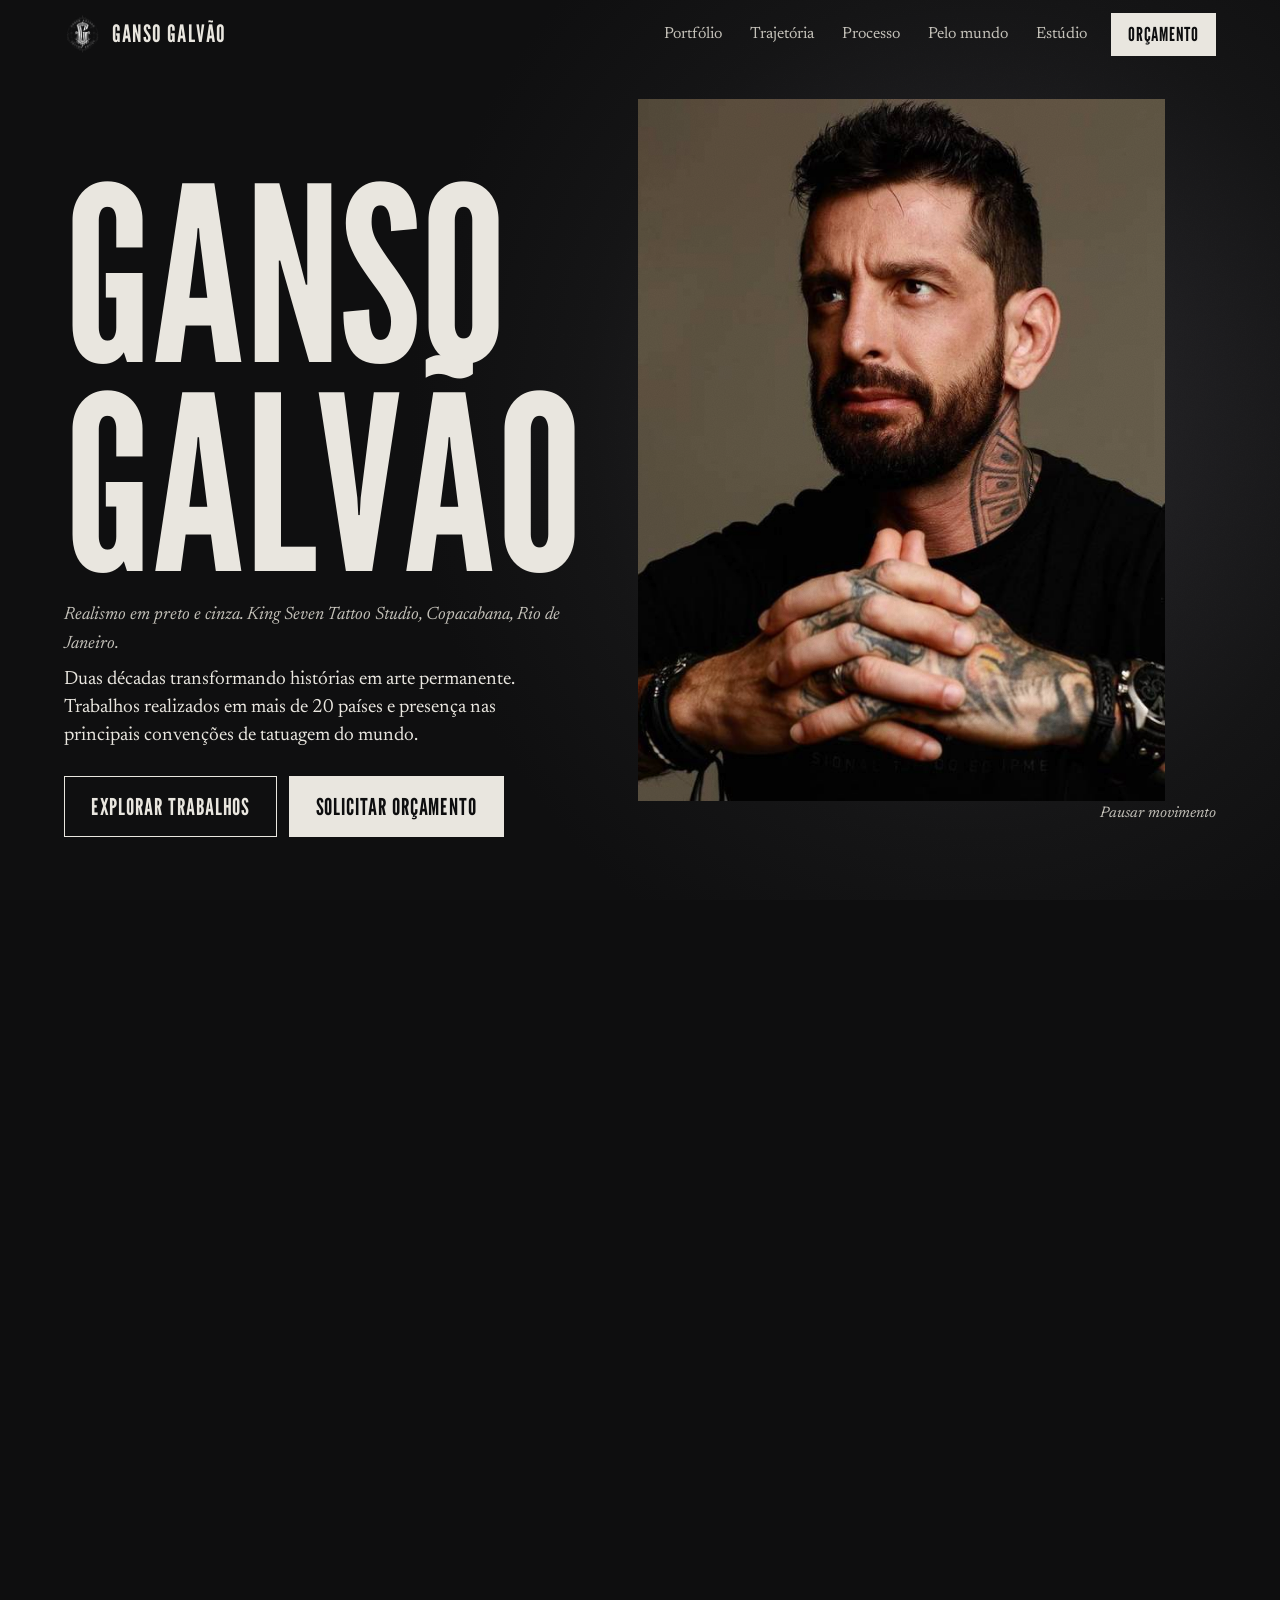
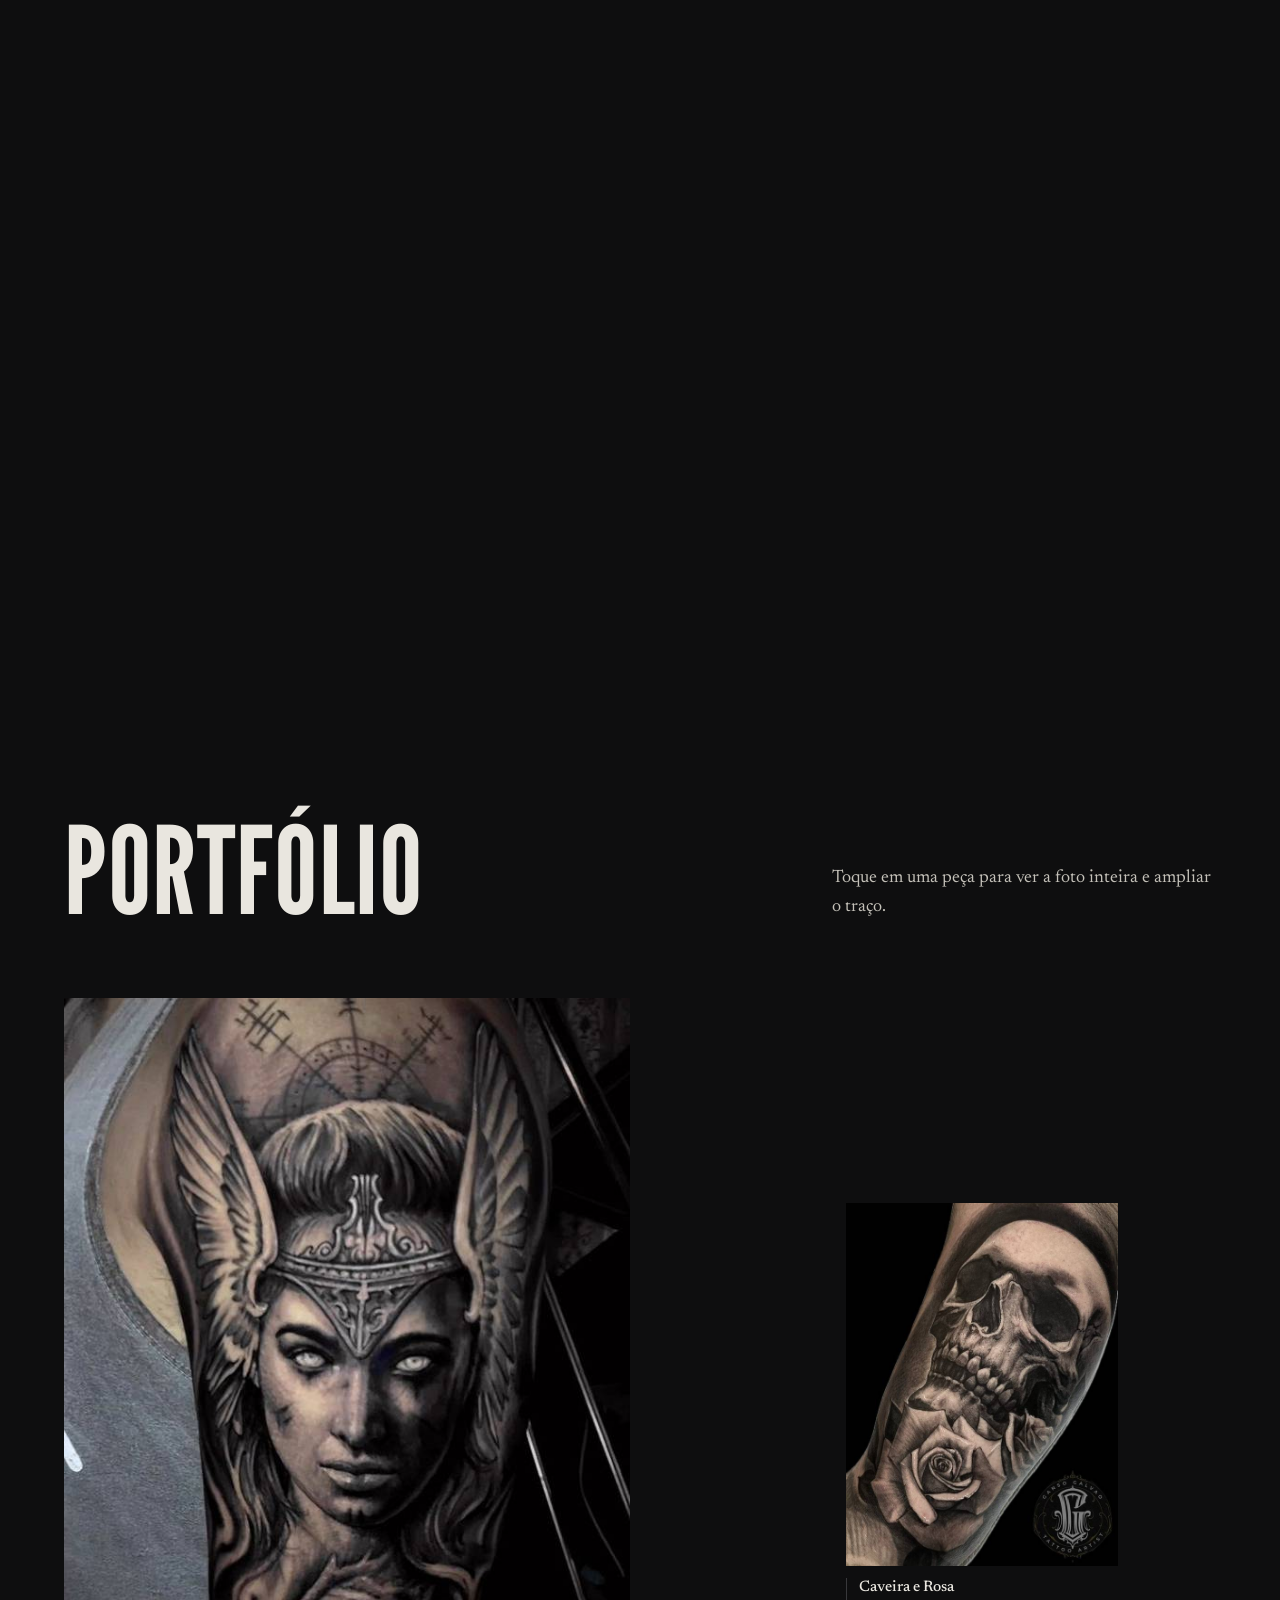
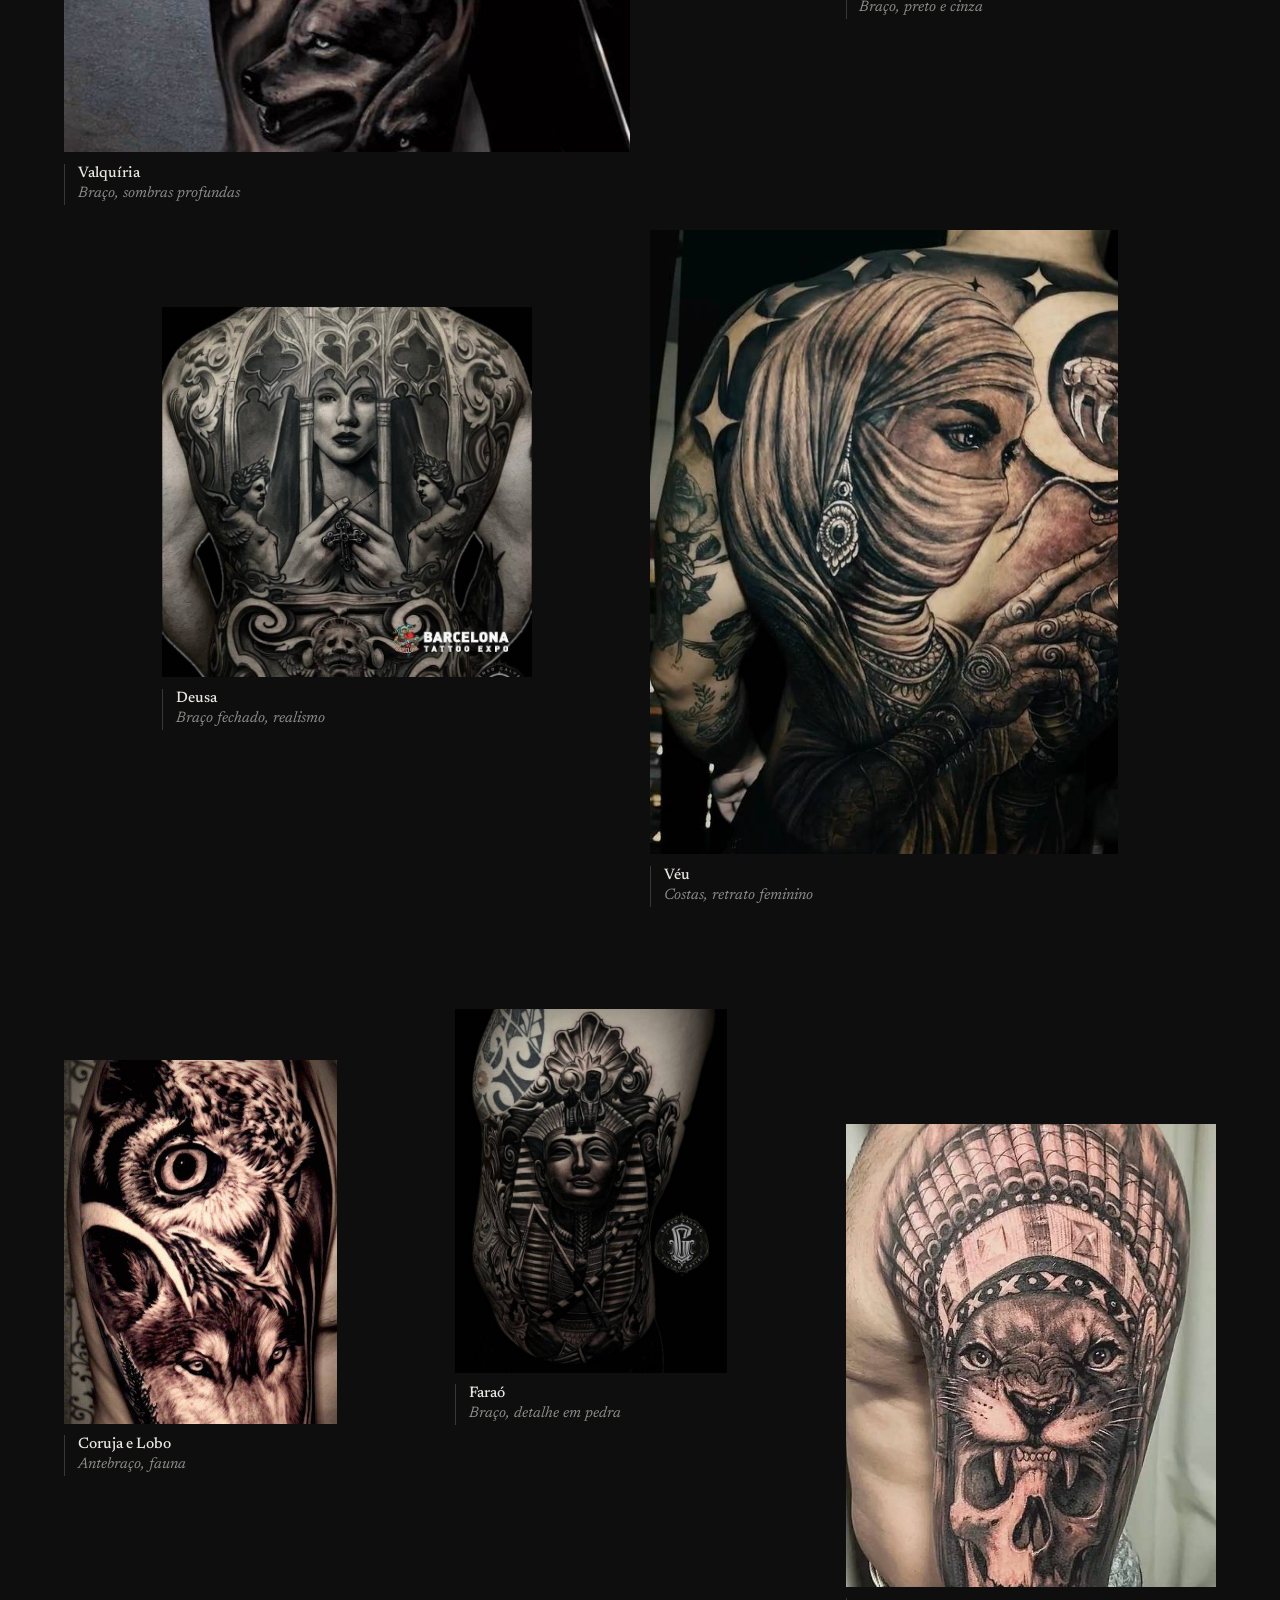
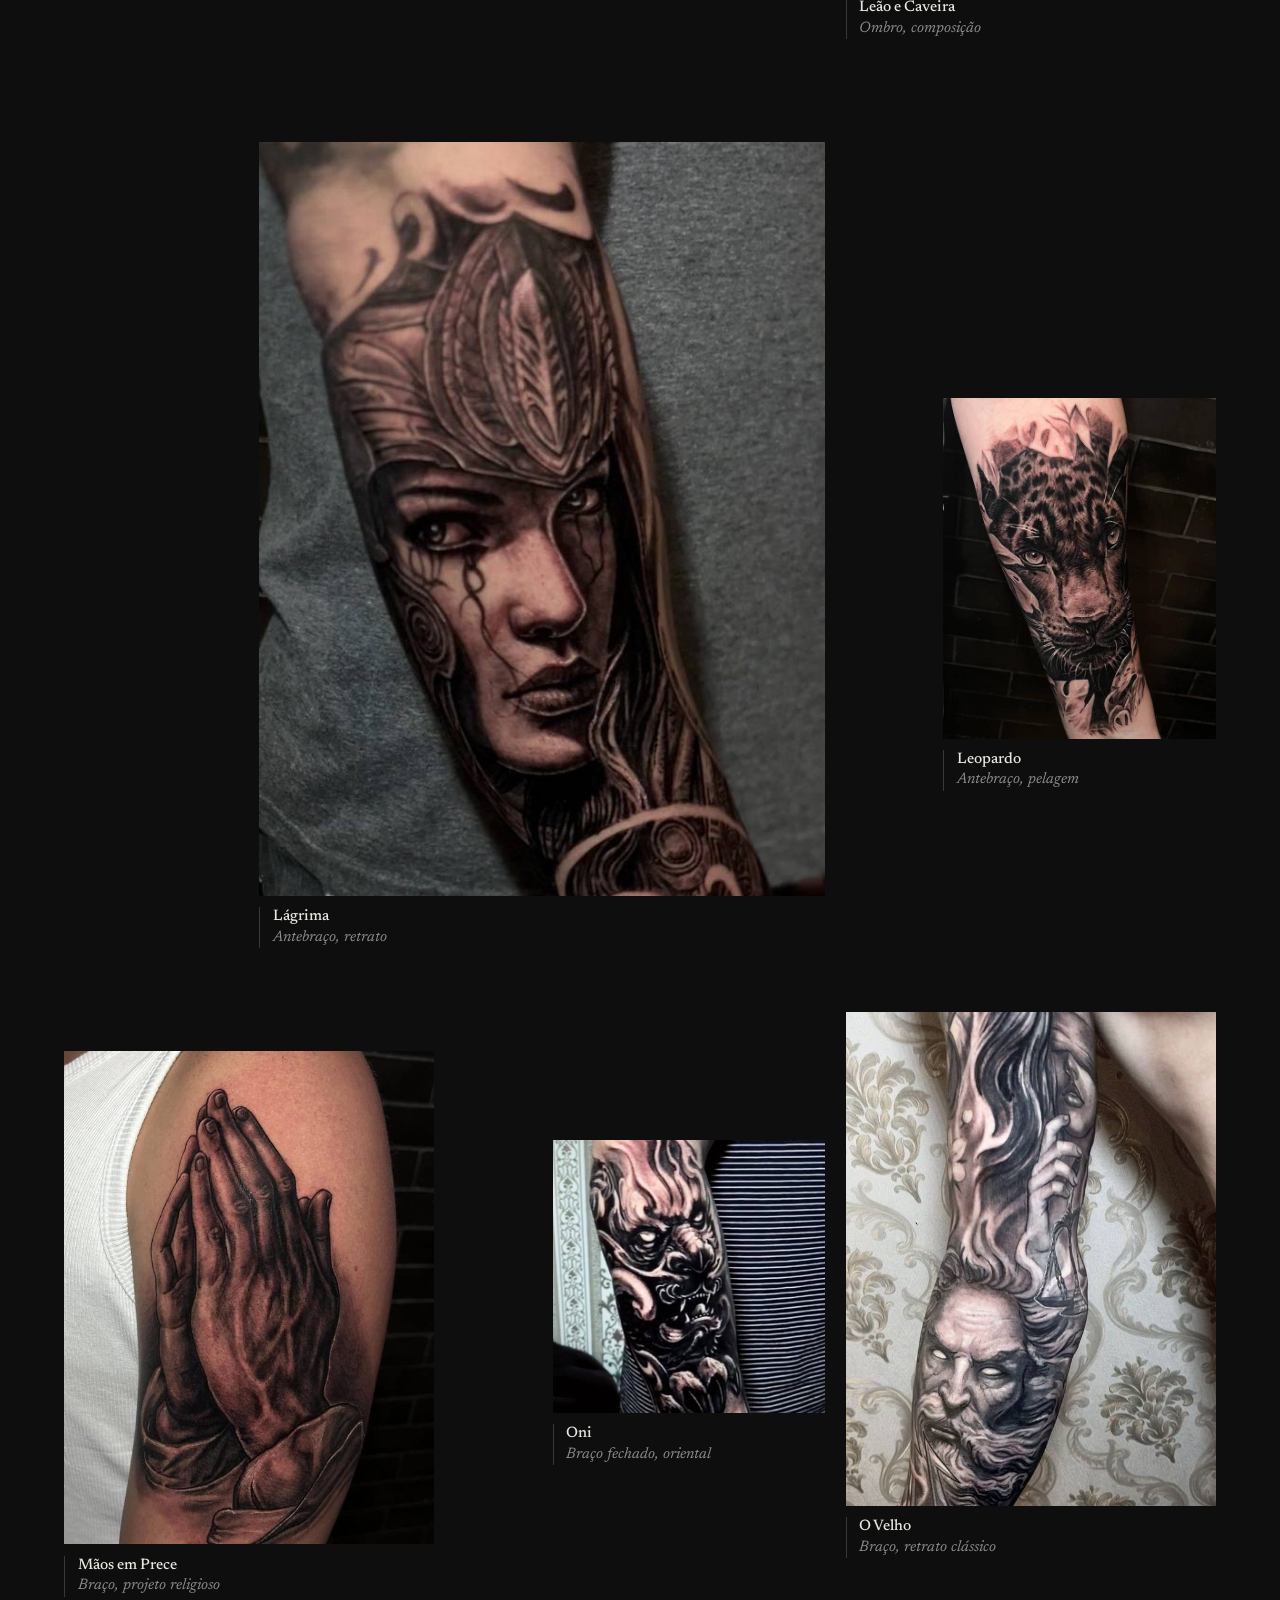
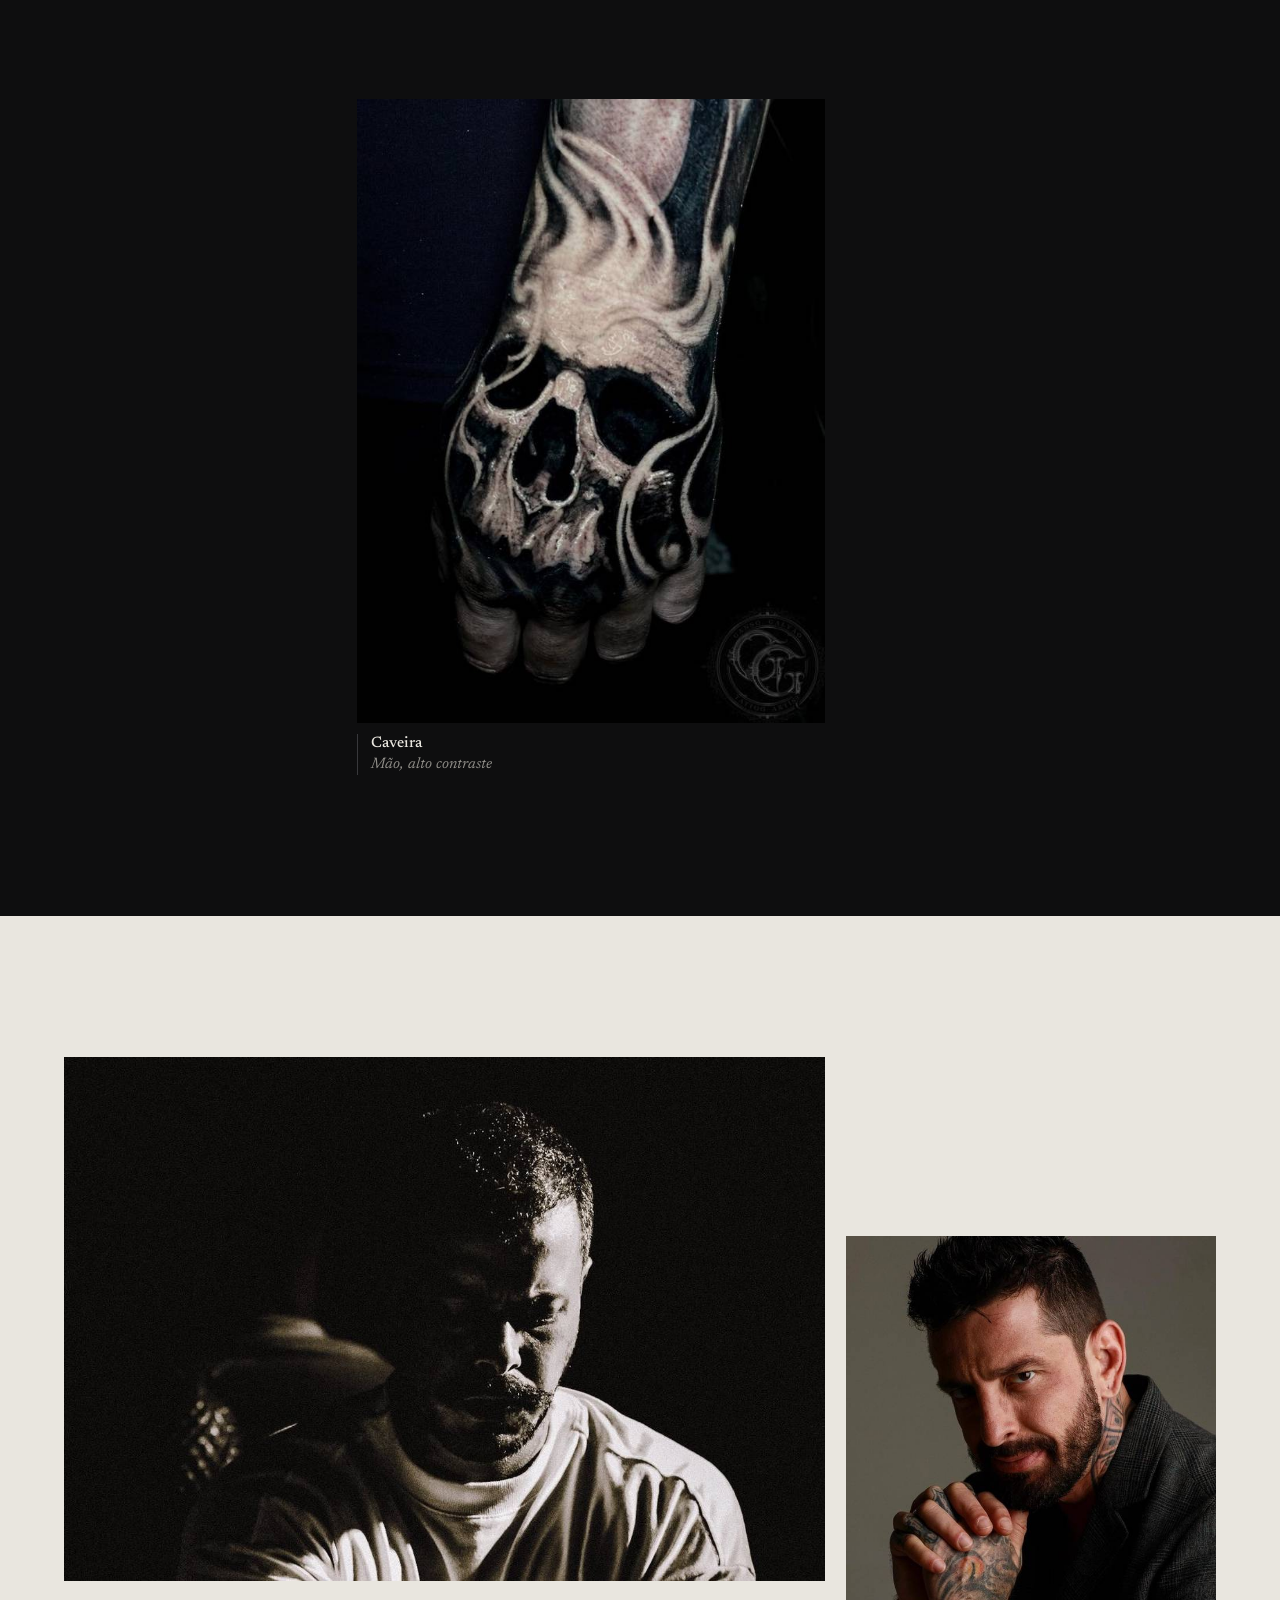
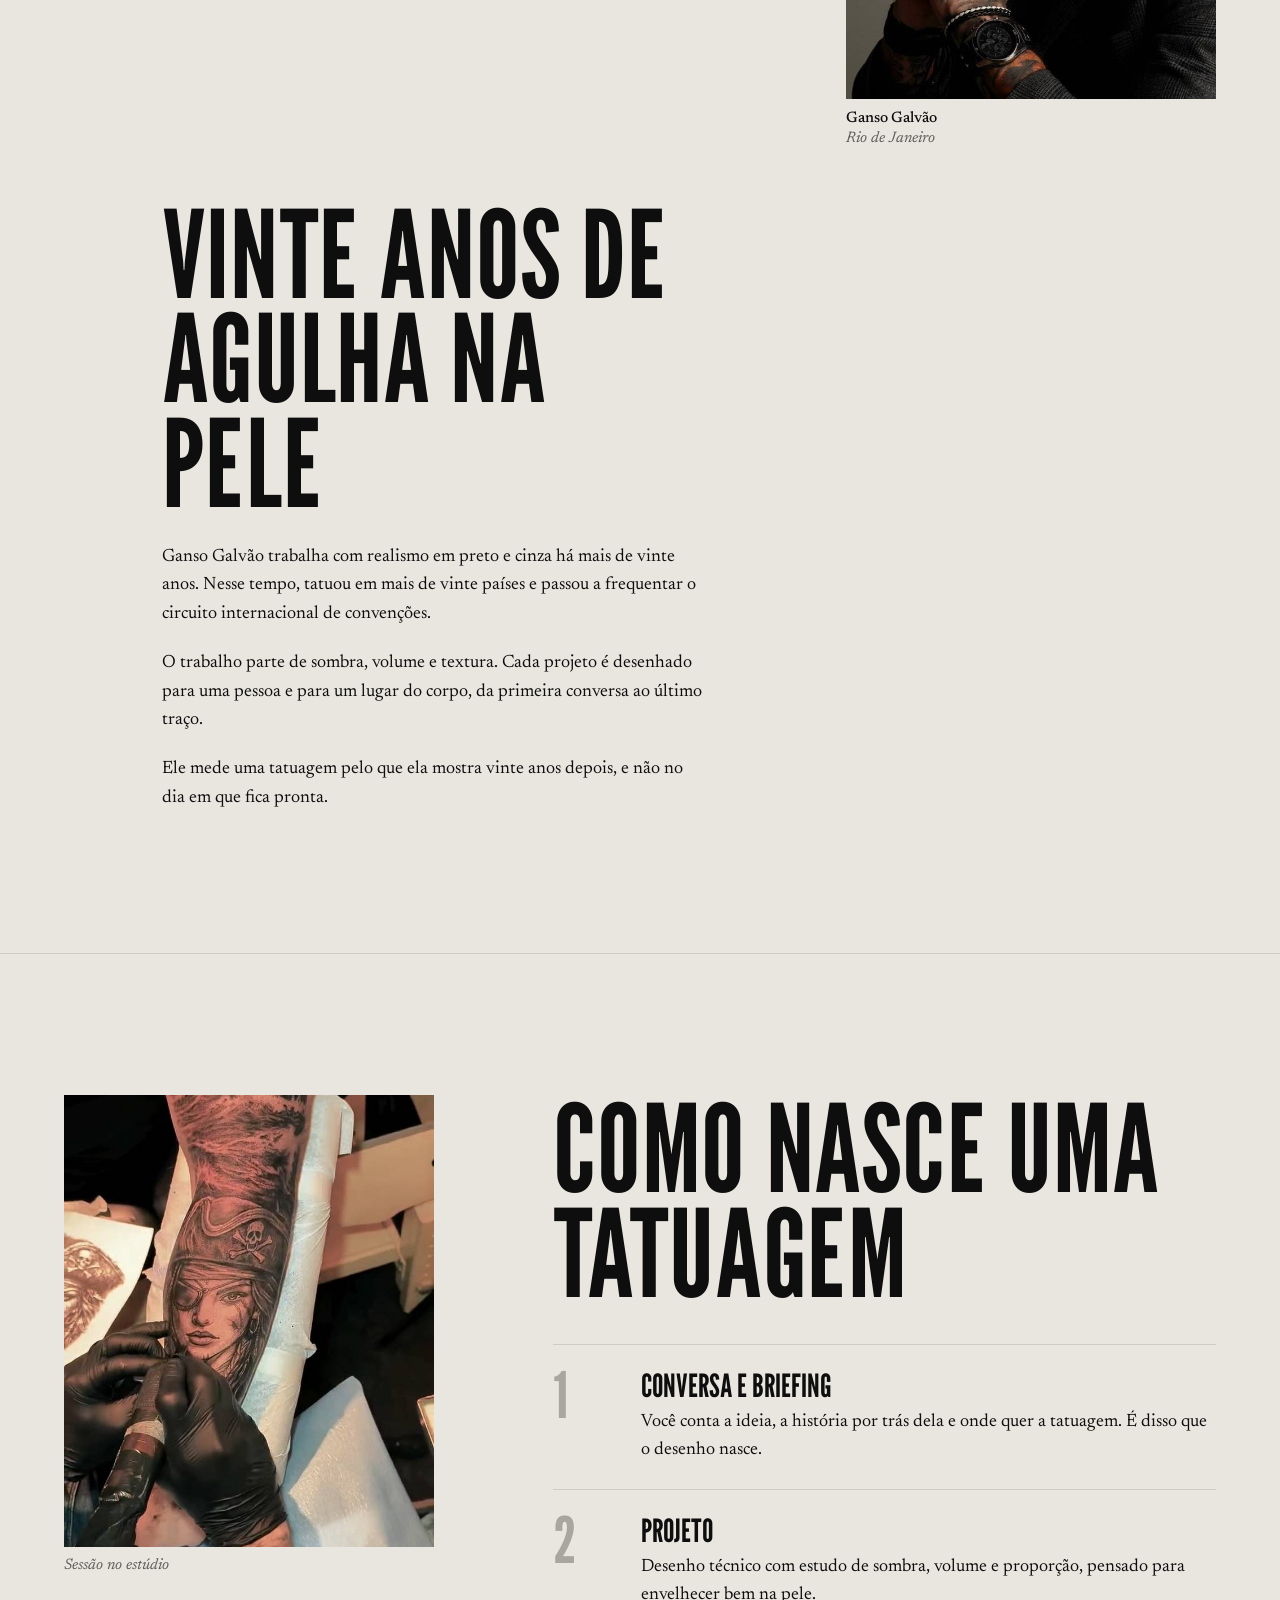
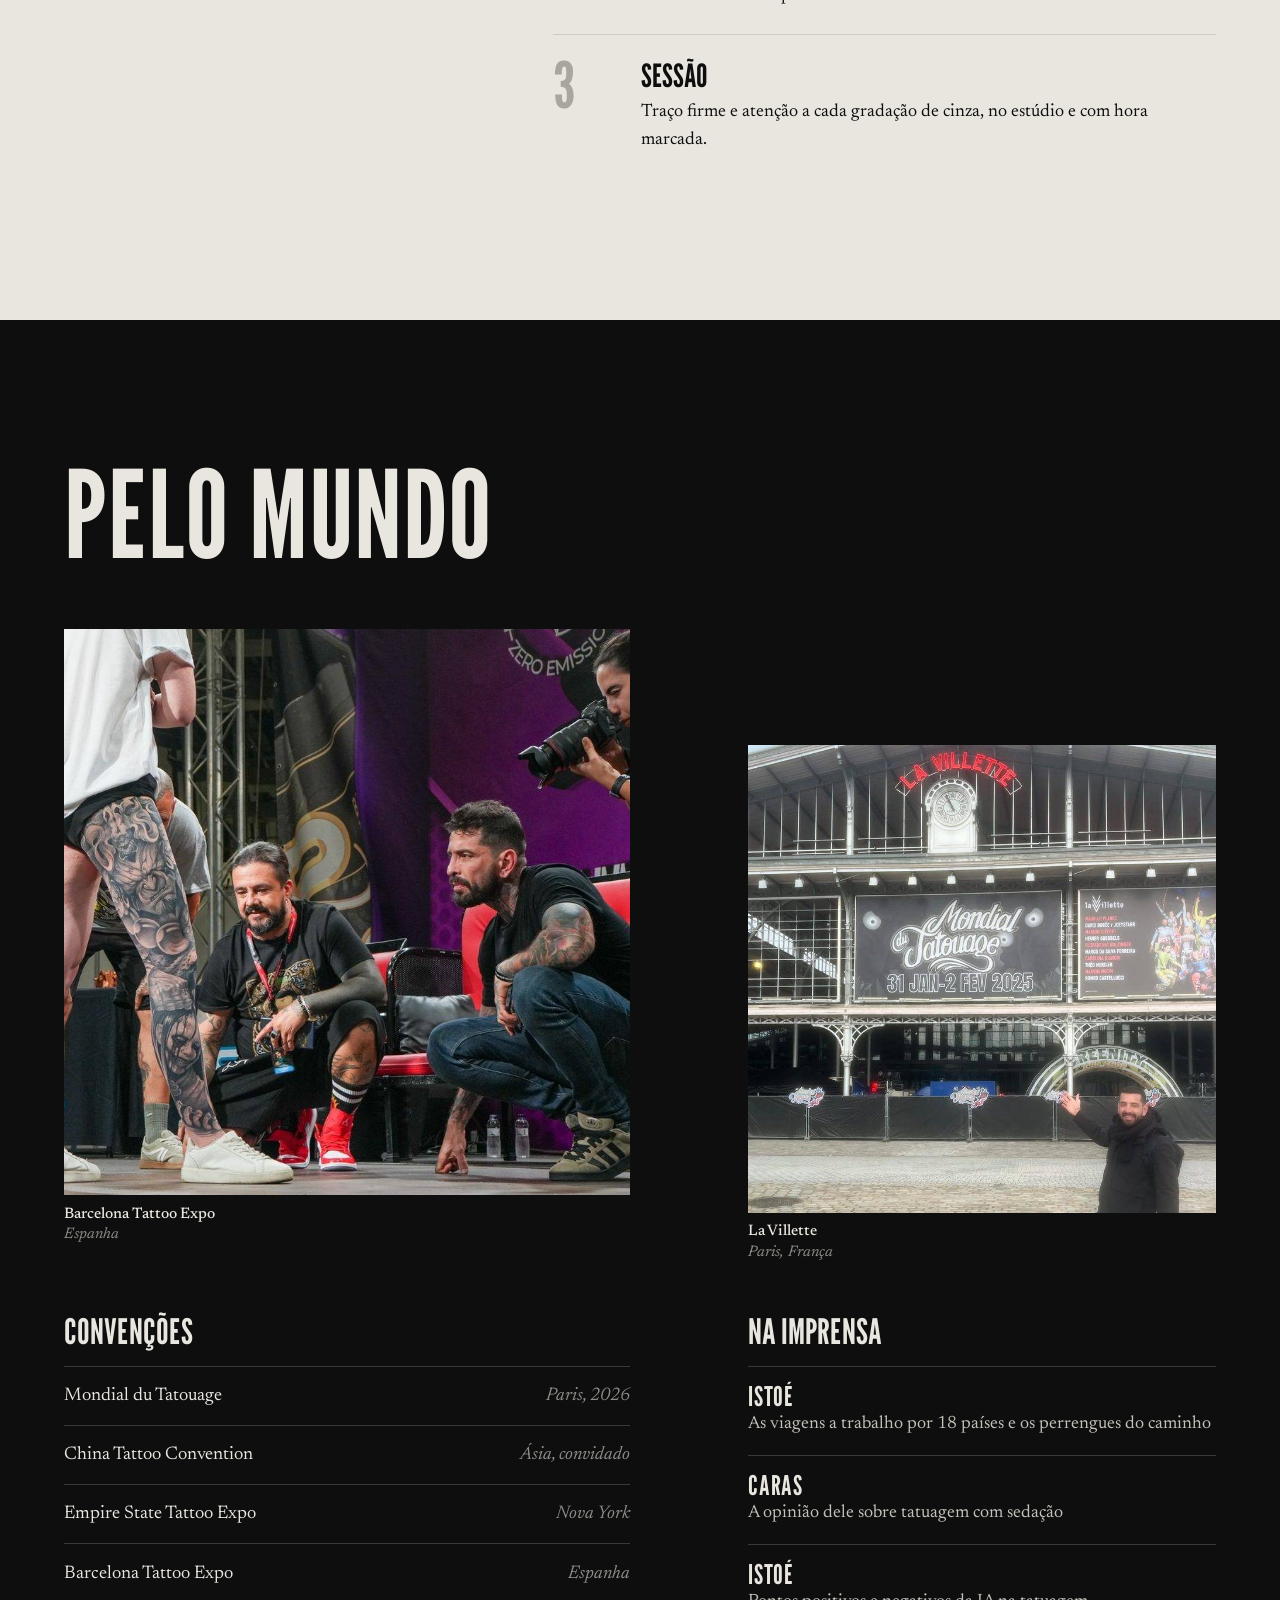
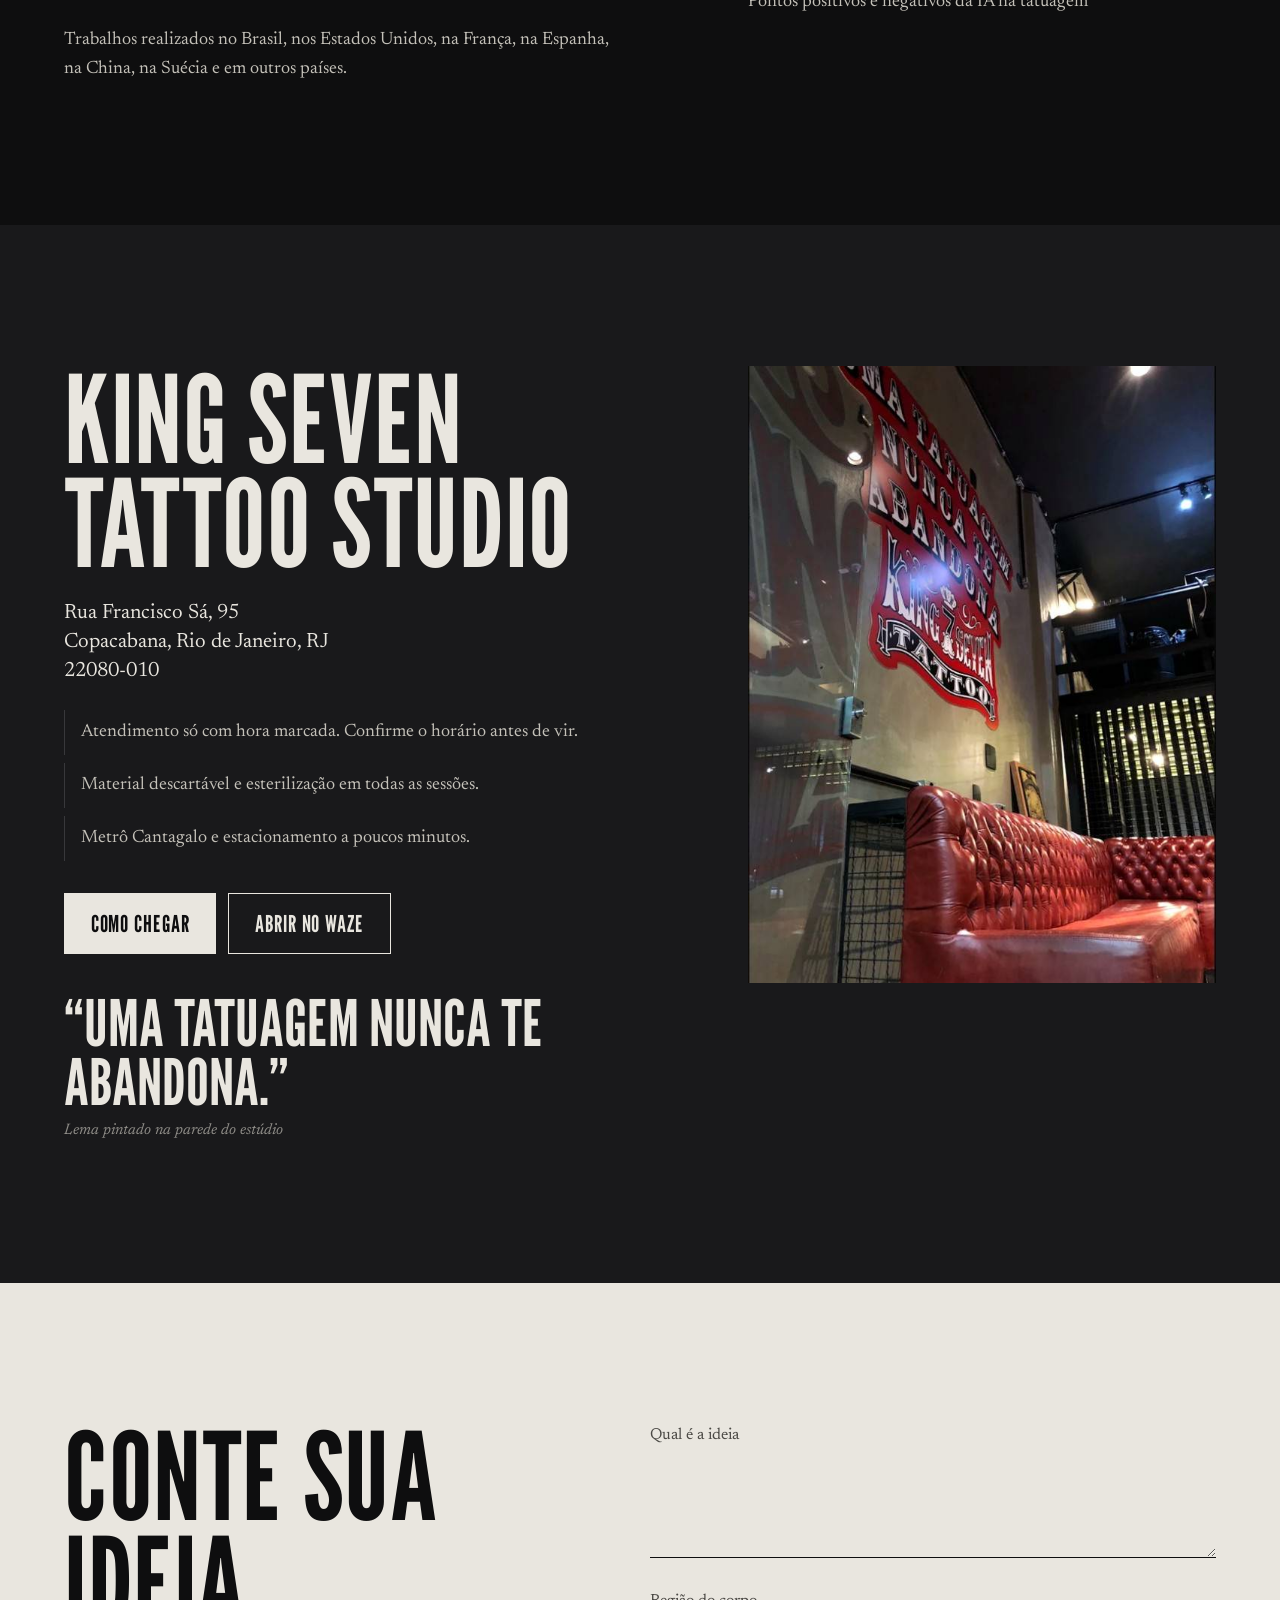
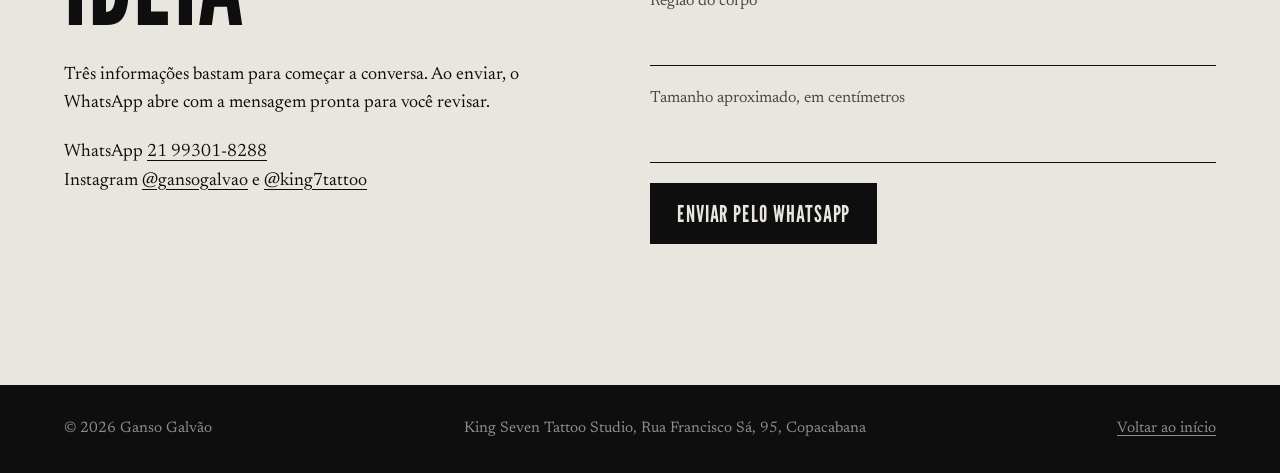
<file: portfolio-redesign/ganso-galvao/index.html>
<!DOCTYPE html>
<html lang="pt-BR">
<head>
<meta charset="utf-8">
<meta name="viewport" content="width=device-width, initial-scale=1">
<title>Ganso Galvão — realismo em preto e cinza, Copacabana</title>
<link rel="icon" href="img/marca.png">
<meta name="description" content="Portfólio de Ganso Galvão, tatuador de realismo em preto e cinza no King Seven Tattoo Studio, em Copacabana, Rio de Janeiro. Veja os trabalhos e solicite um orçamento.">
<link rel="preload" as="image" href="img/hero-retrato.jpg" fetchpriority="high">
<link rel="preload" href="fonts/league-gothic-normal-latin-f94aa8.woff2" as="font" type="font/woff2" crossorigin>
<link rel="stylesheet" href="css/fontes.css">
<link rel="stylesheet" href="css/site.css">
</head>
<body>
<a class="pular" href="#portfolio">Ir para o portfólio</a>

<header class="nav">
  <a class="marca" href="#topo" aria-label="Ganso Galvão, início"><img src="img/marca.png" alt="" width="160" height="167"><span>Ganso Galvão</span></a>
  <nav aria-label="Seções">
    <ul class="nav-lista" id="menu">
      <li><a href="#portfolio">Portfólio</a></li>
      <li><a href="#trajetoria">Trajetória</a></li>
      <li><a href="#processo">Processo</a></li>
      <li><a href="#mundo">Pelo mundo</a></li>
      <li><a href="#estudio">Estúdio</a></li>
      <li class="nav-marcador" aria-hidden="true"></li>
    </ul>
  </nav>
  <button class="nav-menu" type="button" aria-expanded="false" aria-controls="menu">Menu</button>
  <a class="botao cheio" href="#orcamento">Orçamento</a>
</header>

<main>
  <!-- ABERTURA: retrato do artista; a primeira peça entra na mesma moldura. Para trocar a mídia, ver LEIAME.md -->
  <section class="abertura" id="topo" aria-label="Abertura">
    <span class="ancora-portfolio" id="portfolio"></span>
    <div class="palco">
      <div class="quadro-hero">
        <figure class="moldura retrato-hero">
          <div class="deriva"><img src="img/hero-retrato.jpg" alt="Retrato de Ganso Galvão com as mãos tatuadas entrelaçadas" width="640" height="800" fetchpriority="high"></div>
        </figure>
        <div class="veu"></div>
        <div class="grao"></div>
        <div class="hero-texto">
          <h1 class="nome"><span class="linha"><span>Ganso</span></span><span class="linha"><span>Galvão</span></span></h1>
          <p class="especialidade">Realismo em preto e cinza. King Seven Tattoo Studio, Copacabana, Rio de Janeiro.</p>
          <p class="oficio">Duas décadas transformando histórias em arte permanente. Trabalhos realizados em mais de 20 países e presença nas principais convenções de tatuagem do mundo.</p>
          <div class="fila">
            <a class="botao" href="#portfolio">Explorar trabalhos</a>
            <a class="botao cheio" href="#orcamento">Solicitar orçamento</a>
          </div>
        </div>
        <button class="pausa" type="button" aria-pressed="false">Pausar movimento</button>
      </div>
      <div class="quadro-peca">
        <button class="moldura prancha" type="button" tabindex="-1" data-peca="0" data-src="img/p01-leao.jpg" data-nome="Leão" data-local="Antebraço, realismo animal" data-w="600" data-h="800" aria-label="Abrir a peça Leão">
          <span class="camada-leao"><img src="img/hero-leao-macro.jpg" alt="Tatuagem Leão: antebraço, realismo animal" width="1200" height="1600"></span>
        </button>
        <div class="peca-texto">
          <h2 class="titulo">Leão</h2>
          <p class="legenda">Antebraço, realismo animal. A primeira das 14 peças deste portfólio.</p>
          <button class="botao" type="button" data-peca="0" data-src="img/p01-leao.jpg" data-nome="Leão" data-local="Antebraço, realismo animal" data-w="600" data-h="800">Abrir peça</button>
        </div>
      </div>
    </div>
  </section>

  <section class="secao galeria" id="galeria" aria-labelledby="t-galeria">
    <div class="galeria-cab">
      <h2 class="titulo" id="t-galeria">Portfólio</h2>
      <p>Toque em uma peça para ver a foto inteira e ampliar o traço.</p>
    </div>
    <div class="grade">
      <figure class="peca larga" style="--c:1/span 6;--ar:3/4;--mt:0;--foco:50% 30%">
        <button type="button" data-peca="1" data-src="img/p02-valquiria.jpg" data-nome="Valquíria" data-local="Braço, sombras profundas" data-w="600" data-h="800" aria-label="Abrir a peça Valquíria"><img src="img/p02-valquiria.jpg" alt="Tatuagem Valquíria: braço, sombras profundas" width="600" height="800" loading="lazy" decoding="async"></button>
        <figcaption class="legenda"><b>Valquíria</b><br>Braço, sombras profundas</figcaption>
      </figure>
      <figure class="peca " style="--c:9/span 3;--ar:3/4;--mt:16vw;--foco:50% 50%">
        <button type="button" data-peca="2" data-src="img/p03-caveira-e-rosa.jpg" data-nome="Caveira e Rosa" data-local="Braço, preto e cinza" data-w="600" data-h="800" aria-label="Abrir a peça Caveira e Rosa"><img src="img/p03-caveira-e-rosa.jpg" alt="Tatuagem Caveira e Rosa: braço, preto e cinza" width="600" height="800" loading="lazy" decoding="async"></button>
        <figcaption class="legenda"><b>Caveira e Rosa</b><br>Braço, preto e cinza</figcaption>
      </figure>
      <figure class="peca desce" style="--c:2/span 4;--ar:1/1;--mt:0;--foco:50% 40%">
        <button type="button" data-peca="3" data-src="img/p04-deusa.jpg" data-nome="Deusa" data-local="Braço fechado, realismo" data-w="800" data-h="800" aria-label="Abrir a peça Deusa"><img src="img/p04-deusa.jpg" alt="Tatuagem Deusa: braço fechado, realismo" width="800" height="800" loading="lazy" decoding="async"></button>
        <figcaption class="legenda"><b>Deusa</b><br>Braço fechado, realismo</figcaption>
      </figure>
      <figure class="peca larga" style="--c:7/span 5;--ar:3/4;--mt:-6vw;--foco:60% 40%">
        <button type="button" data-peca="4" data-src="img/p05-veu.jpg" data-nome="Véu" data-local="Costas, retrato feminino" data-w="600" data-h="800" aria-label="Abrir a peça Véu"><img src="img/p05-veu.jpg" alt="Tatuagem Véu: costas, retrato feminino" width="600" height="800" loading="lazy" decoding="async"></button>
        <figcaption class="legenda"><b>Véu</b><br>Costas, retrato feminino</figcaption>
      </figure>
      <figure class="peca " style="--c:1/span 3;--ar:3/4;--mt:4vw;--foco:50% 30%">
        <button type="button" data-peca="5" data-src="img/p06-coruja-e-lobo.jpg" data-nome="Coruja e Lobo" data-local="Antebraço, fauna" data-w="540" data-h="720" aria-label="Abrir a peça Coruja e Lobo"><img src="img/p06-coruja-e-lobo.jpg" alt="Tatuagem Coruja e Lobo: antebraço, fauna" width="540" height="720" loading="lazy" decoding="async"></button>
        <figcaption class="legenda"><b>Coruja e Lobo</b><br>Antebraço, fauna</figcaption>
      </figure>
      <figure class="peca desce" style="--c:5/span 3;--ar:3/4;--mt:0;--foco:50% 35%">
        <button type="button" data-peca="6" data-src="img/p07-farao.jpg" data-nome="Faraó" data-local="Braço, detalhe em pedra" data-w="600" data-h="800" aria-label="Abrir a peça Faraó"><img src="img/p07-farao.jpg" alt="Tatuagem Faraó: braço, detalhe em pedra" width="600" height="800" loading="lazy" decoding="async"></button>
        <figcaption class="legenda"><b>Faraó</b><br>Braço, detalhe em pedra</figcaption>
      </figure>
      <figure class="peca larga" style="--c:9/span 4;--ar:4/5;--mt:9vw;--foco:50% 30%">
        <button type="button" data-peca="7" data-src="img/p08-leao-e-caveira.jpg" data-nome="Leão e Caveira" data-local="Ombro, composição" data-w="600" data-h="800" aria-label="Abrir a peça Leão e Caveira"><img src="img/p08-leao-e-caveira.jpg" alt="Tatuagem Leão e Caveira: ombro, composição" width="600" height="800" loading="lazy" decoding="async"></button>
        <figcaption class="legenda"><b>Leão e Caveira</b><br>Ombro, composição</figcaption>
      </figure>
      <figure class="peca larga" style="--c:3/span 6;--ar:3/4;--mt:0;--foco:50% 45%">
        <button type="button" data-peca="8" data-src="img/p09-lagrima.jpg" data-nome="Lágrima" data-local="Antebraço, retrato" data-w="600" data-h="800" aria-label="Abrir a peça Lágrima"><img src="img/p09-lagrima.jpg" alt="Tatuagem Lágrima: antebraço, retrato" width="600" height="800" loading="lazy" decoding="async"></button>
        <figcaption class="legenda"><b>Lágrima</b><br>Antebraço, retrato</figcaption>
      </figure>
      <figure class="peca " style="--c:10/span 3;--ar:4/5;--mt:20vw;--foco:50% 35%">
        <button type="button" data-peca="9" data-src="img/p10-leopardo.jpg" data-nome="Leopardo" data-local="Antebraço, pelagem" data-w="600" data-h="800" aria-label="Abrir a peça Leopardo"><img src="img/p10-leopardo.jpg" alt="Tatuagem Leopardo: antebraço, pelagem" width="600" height="800" loading="lazy" decoding="async"></button>
        <figcaption class="legenda"><b>Leopardo</b><br>Antebraço, pelagem</figcaption>
      </figure>
      <figure class="peca desce" style="--c:1/span 4;--ar:3/4;--mt:0;--foco:50% 45%">
        <button type="button" data-peca="10" data-src="img/p11-maos-em-prece.jpg" data-nome="Mãos em Prece" data-local="Braço, projeto religioso" data-w="600" data-h="800" aria-label="Abrir a peça Mãos em Prece"><img src="img/p11-maos-em-prece.jpg" alt="Tatuagem Mãos em Prece: braço, projeto religioso" width="600" height="800" loading="lazy" decoding="async"></button>
        <figcaption class="legenda"><b>Mãos em Prece</b><br>Braço, projeto religioso</figcaption>
      </figure>
      <figure class="peca larga" style="--c:6/span 3;--ar:1/1;--mt:7vw;--foco:45% 30%">
        <button type="button" data-peca="11" data-src="img/p12-oni.jpg" data-nome="Oni" data-local="Braço fechado, oriental" data-w="600" data-h="800" aria-label="Abrir a peça Oni"><img src="img/p12-oni.jpg" alt="Tatuagem Oni: braço fechado, oriental" width="600" height="800" loading="lazy" decoding="async"></button>
        <figcaption class="legenda"><b>Oni</b><br>Braço fechado, oriental</figcaption>
      </figure>
      <figure class="peca " style="--c:9/span 4;--ar:3/4;--mt:-3vw;--foco:50% 60%">
        <button type="button" data-peca="12" data-src="img/p13-o-velho.jpg" data-nome="O Velho" data-local="Braço, retrato clássico" data-w="600" data-h="800" aria-label="Abrir a peça O Velho"><img src="img/p13-o-velho.jpg" alt="Tatuagem O Velho: braço, retrato clássico" width="600" height="800" loading="lazy" decoding="async"></button>
        <figcaption class="legenda"><b>O Velho</b><br>Braço, retrato clássico</figcaption>
      </figure>
      <figure class="peca desce" style="--c:4/span 5;--ar:3/4;--mt:0;--foco:50% 45%">
        <button type="button" data-peca="13" data-src="img/p14-caveira.jpg" data-nome="Caveira" data-local="Mão, alto contraste" data-w="600" data-h="800" aria-label="Abrir a peça Caveira"><img src="img/p14-caveira.jpg" alt="Tatuagem Caveira: mão, alto contraste" width="600" height="800" loading="lazy" decoding="async"></button>
        <figcaption class="legenda"><b>Caveira</b><br>Mão, alto contraste</figcaption>
      </figure>
    </div>
  </section>

  <section class="secao papel trajetoria" id="trajetoria" aria-labelledby="t-trajetoria">
    <div class="duas">
      <figure class="foto-larga"><img src="img/artista-penumbra.jpg" alt="Ganso Galvão em contraluz, de camiseta branca" width="1100" height="758" loading="lazy"></figure>
      <figure class="foto-alta"><img src="img/artista-retrato.jpg" alt="Retrato de Ganso Galvão com as mãos tatuadas cruzadas" width="640" height="800" loading="lazy">
        <figcaption class="legenda" style="margin-top:.6rem"><b>Ganso Galvão</b><br>Rio de Janeiro</figcaption></figure>
      <div class="prosa">
        <h2 class="titulo" id="t-trajetoria">Vinte anos de agulha na pele</h2>
        <p>Ganso Galvão trabalha com realismo em preto e cinza há mais de vinte anos. Nesse tempo, tatuou em mais de vinte países e passou a frequentar o circuito internacional de convenções.</p>
        <p>O trabalho parte de sombra, volume e textura. Cada projeto é desenhado para uma pessoa e para um lugar do corpo, da primeira conversa ao último traço.</p>
        <p>Ele mede uma tatuagem pelo que ela mostra vinte anos depois, e não no dia em que fica pronta.</p>
      </div>
    </div>
  </section>

  <section class="secao papel processo" id="processo" aria-labelledby="t-processo">
    <div class="duas">
      <figure class="foto-alta"><img src="img/processo-sessao.jpg" alt="Mãos de Ganso Galvão, de luvas pretas, tatuando um antebraço" width="656" height="800" loading="lazy">
        <figcaption class="legenda" style="margin-top:.6rem">Sessão no estúdio</figcaption></figure>
      <div class="lado">
        <h2 class="titulo" id="t-processo">Como nasce uma tatuagem</h2>
        <ol class="etapas">
          <li><div><h3>Conversa e briefing</h3><p>Você conta a ideia, a história por trás dela e onde quer a tatuagem. É disso que o desenho nasce.</p></div></li>
          <li><div><h3>Projeto</h3><p>Desenho técnico com estudo de sombra, volume e proporção, pensado para envelhecer bem na pele.</p></div></li>
          <li><div><h3>Sessão</h3><p>Traço firme e atenção a cada gradação de cinza, no estúdio e com hora marcada.</p></div></li>
        </ol>
      </div>
    </div>
  </section>

  <section class="secao mundo" id="mundo" aria-labelledby="t-mundo">
    <h2 class="titulo" id="t-mundo" style="margin-bottom:clamp(2rem,5vw,4rem)">Pelo mundo</h2>
    <div class="duas">
      <figure class="foto-a"><img src="img/mundo-barcelona.jpg" alt="Ganso Galvão ao lado de um trabalho de perna inteira na Barcelona Tattoo Expo" width="800" height="800" loading="lazy">
        <figcaption class="legenda" style="margin-top:.6rem"><b>Barcelona Tattoo Expo</b><br>Espanha</figcaption></figure>
      <figure class="foto-b"><img src="img/mundo-la-villette.jpg" alt="Ganso Galvão em frente à Grande Halle de La Villette, em Paris" width="800" height="800" loading="lazy">
        <figcaption class="legenda" style="margin-top:.6rem"><b>La Villette</b><br>Paris, França</figcaption></figure>
      <div class="lado">
        <h3 class="sub">Convenções</h3>
        <ul class="convencoes">
          <li>Mondial du Tatouage <span>Paris, 2026</span></li>
          <li>China Tattoo Convention <span>Ásia, convidado</span></li>
          <li>Empire State Tattoo Expo <span>Nova York</span></li>
          <li>Barcelona Tattoo Expo <span>Espanha</span></li>
        </ul>
        <p class="paises">Trabalhos realizados no Brasil, nos Estados Unidos, na França, na Espanha, na China, na Suécia e em outros países.</p>
      </div>
      <div class="imprensa">
        <h3 class="sub">Na imprensa</h3>
        <div class="materias">
          <a href="https://istoe.com.br/tatuador-de-celebridades-ja-tatuou-em-18-paises-diferentes-e-relembra-perrengues-durante-as-viagens" target="_blank" rel="noopener"><strong>ISTOÉ</strong><span>As viagens a trabalho por 18 países e os perrengues do caminho</span></a>
          <a href="https://caras.com.br/atualidades/tatuador-dos-famosos-opina-sobre-tatuagem-com-sedacao-um-exagero.phtml" target="_blank" rel="noopener"><strong>CARAS</strong><span>A opinião dele sobre tatuagem com sedação</span></a>
          <a href="https://istoe.com.br/tatuador-das-celebridades-destaca-pontos-positivos-e-negativos-da-ia" target="_blank" rel="noopener"><strong>ISTOÉ</strong><span>Pontos positivos e negativos da IA na tatuagem</span></a>
        </div>
      </div>
    </div>
  </section>

  <section class="secao estudio" id="estudio" aria-labelledby="t-estudio">
    <div class="duas">
      <figure class="foto-alta"><img src="img/estudio-king-seven.jpg" alt="Interior do King Seven Tattoo Studio, com sofá de couro vermelho e o lema pintado na parede" width="623" height="822" loading="lazy"></figure>
      <div class="lado">
        <h2 class="titulo" id="t-estudio">King Seven Tattoo Studio</h2>
        <address class="endereco">Rua Francisco Sá, 95<br>Copacabana, Rio de Janeiro, RJ<br>22080-010</address>
        <ul class="notas">
          <li>Atendimento só com hora marcada. Confirme o horário antes de vir.</li>
          <li>Material descartável e esterilização em todas as sessões.</li>
          <li>Metrô Cantagalo e estacionamento a poucos minutos.</li>
        </ul>
        <div class="fila">
          <a class="botao cheio" href="https://www.google.com/maps/dir/?api=1&destination=-22.9836855,-43.1933341" target="_blank" rel="noopener">Como chegar</a>
          <a class="botao" href="https://www.waze.com/ul?ll=-22.9836855%2C-43.1933341&navigate=yes&zoom=17" target="_blank" rel="noopener">Abrir no Waze</a>
        </div>
        <p class="lema">“Uma tatuagem nunca te abandona.”</p>
        <p class="legenda">Lema pintado na parede do estúdio</p>
      </div>
    </div>
  </section>

  <section class="secao papel orcamento" id="orcamento" aria-labelledby="t-orcamento">
    <div class="duas">
      <div class="lado prosa">
        <h2 class="titulo" id="t-orcamento">Conte sua ideia</h2>
        <p>Três informações bastam para começar a conversa. Ao enviar, o WhatsApp abre com a mensagem pronta para você revisar.</p>
        <p class="contatos">WhatsApp <a data-whats="geral" href="https://wa.me/5521993018288" target="_blank" rel="noopener">21 99301-8288</a><br>
        Instagram <a href="https://www.instagram.com/gansogalvao/" target="_blank" rel="noopener">@gansogalvao</a> e <a href="https://www.instagram.com/king7tattoo/" target="_blank" rel="noopener">@king7tattoo</a></p>
      </div>
      <form id="pedido" novalidate>
        <div class="campo"><label for="f-ideia">Qual é a ideia</label><textarea id="f-ideia" name="ideia" rows="3"></textarea></div>
        <div class="campo"><label for="f-regiao">Região do corpo</label><input id="f-regiao" name="regiao" type="text" autocomplete="off"></div>
        <div class="campo"><label for="f-tamanho">Tamanho aproximado, em centímetros</label><input id="f-tamanho" name="tamanho" type="text" inputmode="numeric" autocomplete="off"></div>
        <div><a class="botao cheio" id="pedido-enviar" href="https://wa.me/5521993018288" target="_blank" rel="noopener">Enviar pelo WhatsApp</a></div>
      </form>
    </div>
  </section>
</main>

<footer class="rodape">
  <span>© 2026 Ganso Galvão</span>
  <span>King Seven Tattoo Studio, Rua Francisco Sá, 95, Copacabana</span>
  <a href="#topo">Voltar ao início</a>
</footer>

<dialog class="visor" aria-labelledby="visor-titulo">
  <button class="fechar" type="button" aria-label="Fechar peça">×</button>
  <div class="visor-palco"><img src="[data-uri]" alt=""></div>
  <div class="visor-lado">
    <p class="visor-conta" aria-live="polite"></p>
    <h2 id="visor-titulo"></h2>
    <p class="legenda"></p>
    <div class="visor-acoes">
      <button class="botao visor-detalhe" type="button" aria-pressed="false">Ver detalhe</button>
      <div class="visor-nav">
        <button class="botao visor-ant" type="button">Anterior</button>
        <button class="botao visor-prox" type="button">Próxima</button>
      </div>
      <a class="botao cheio visor-whats" href="https://wa.me/5521993018288" target="_blank" rel="noopener">Pedir orçamento para uma ideia nesse estilo</a>
    </div>
  </div>
</dialog>

<script src="js/site.js"></script>
</body>
</html>
</file>
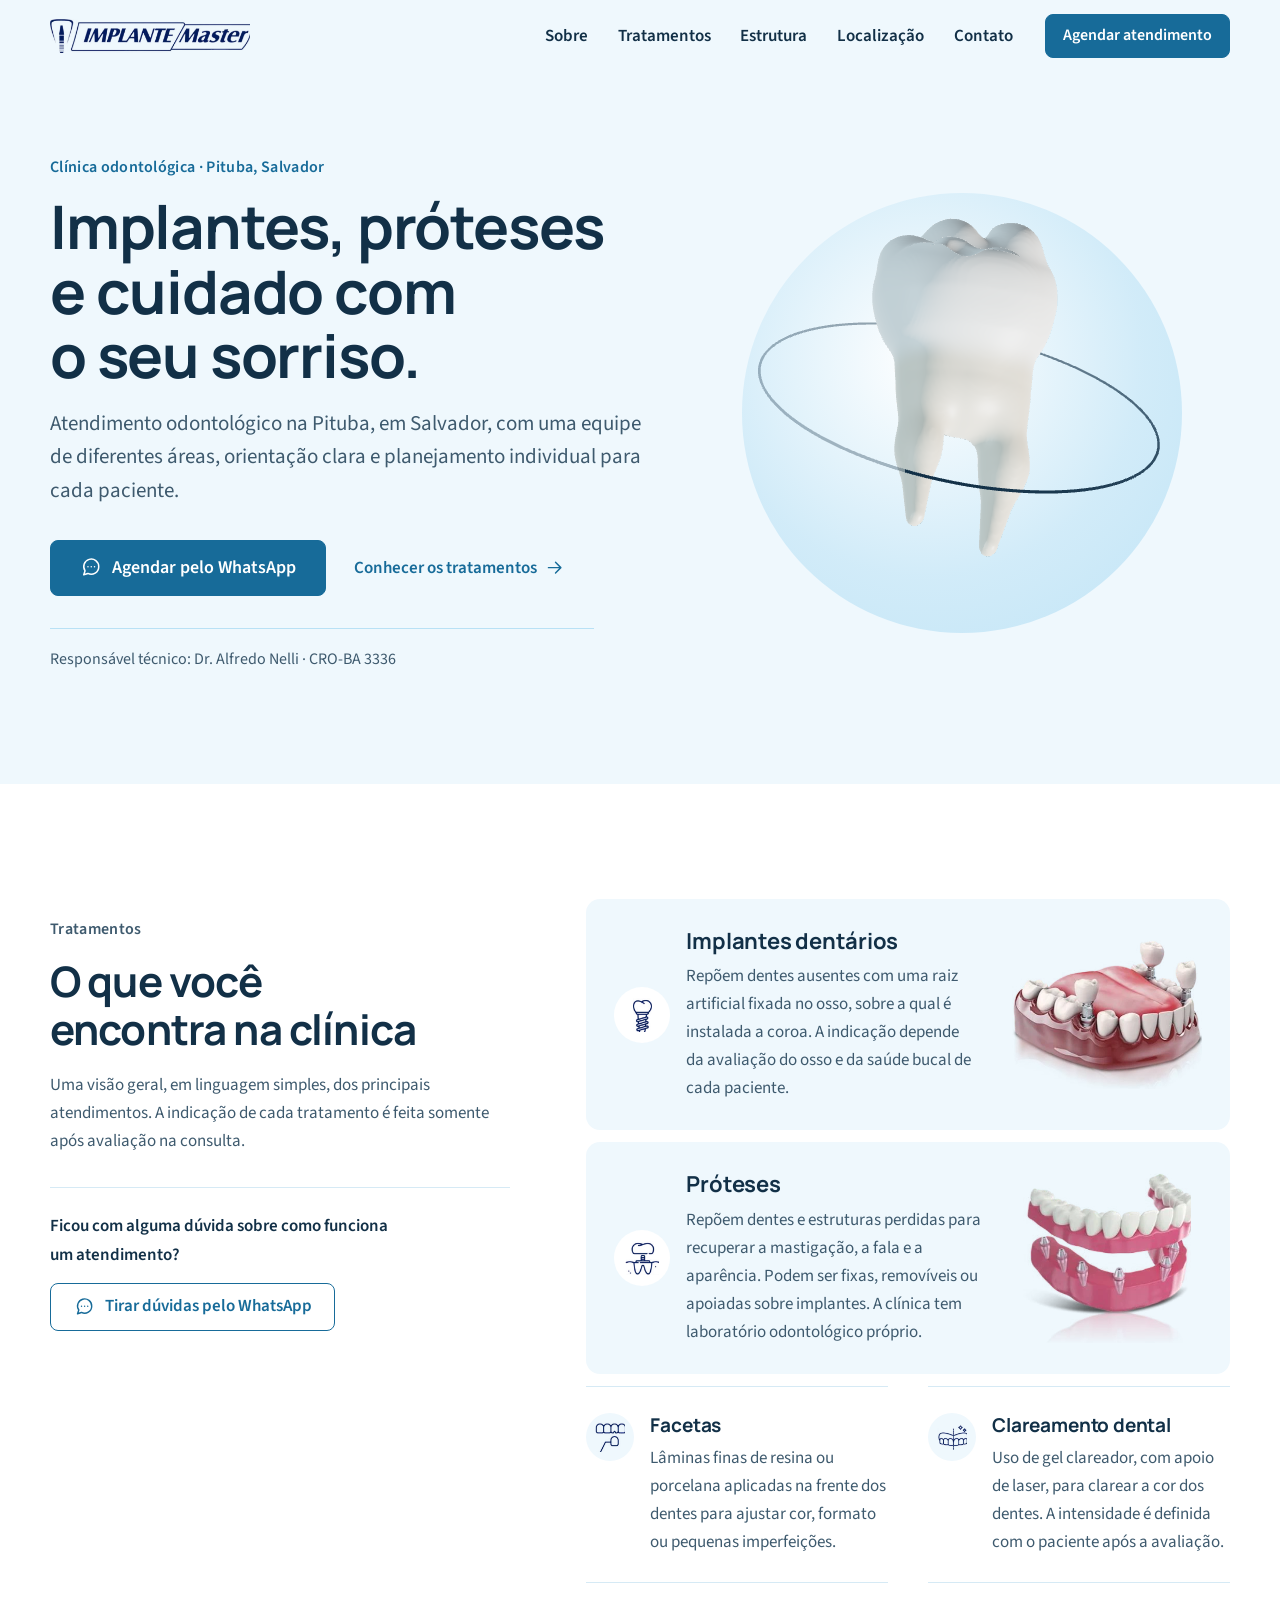
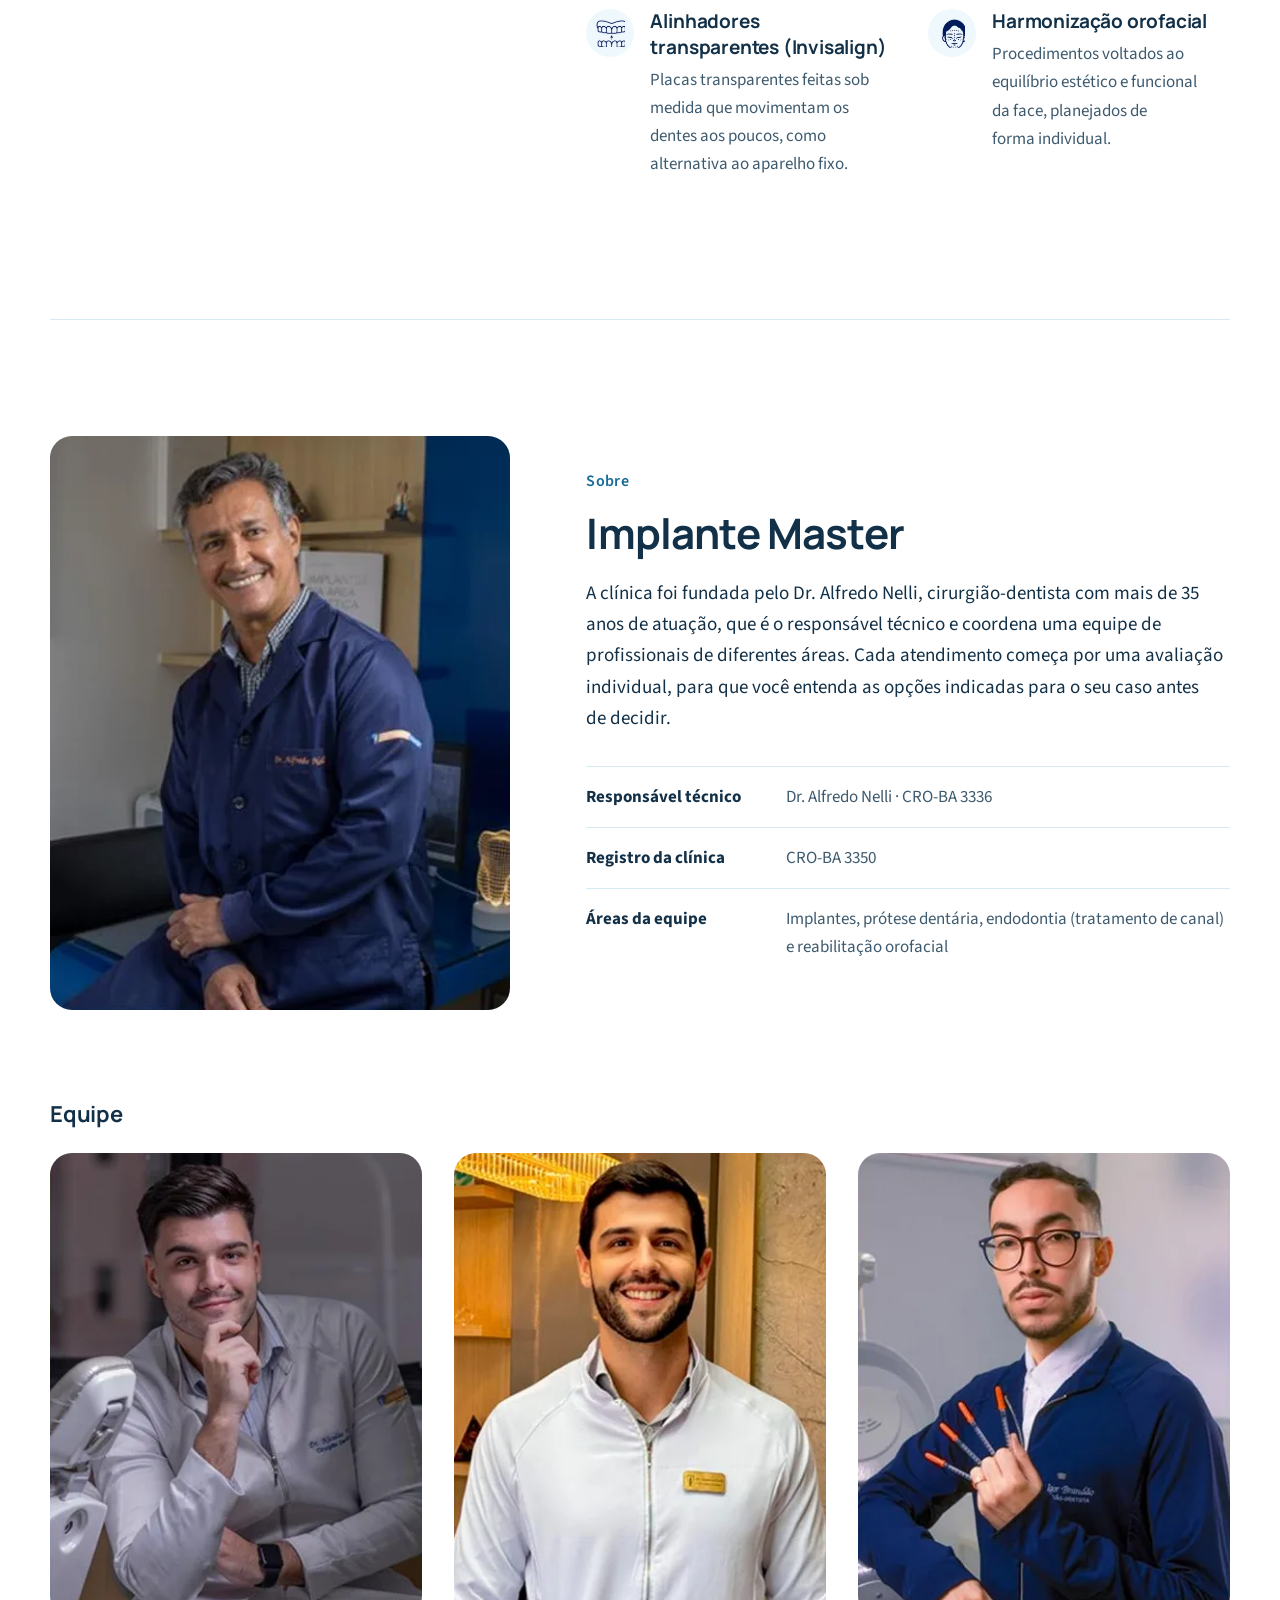
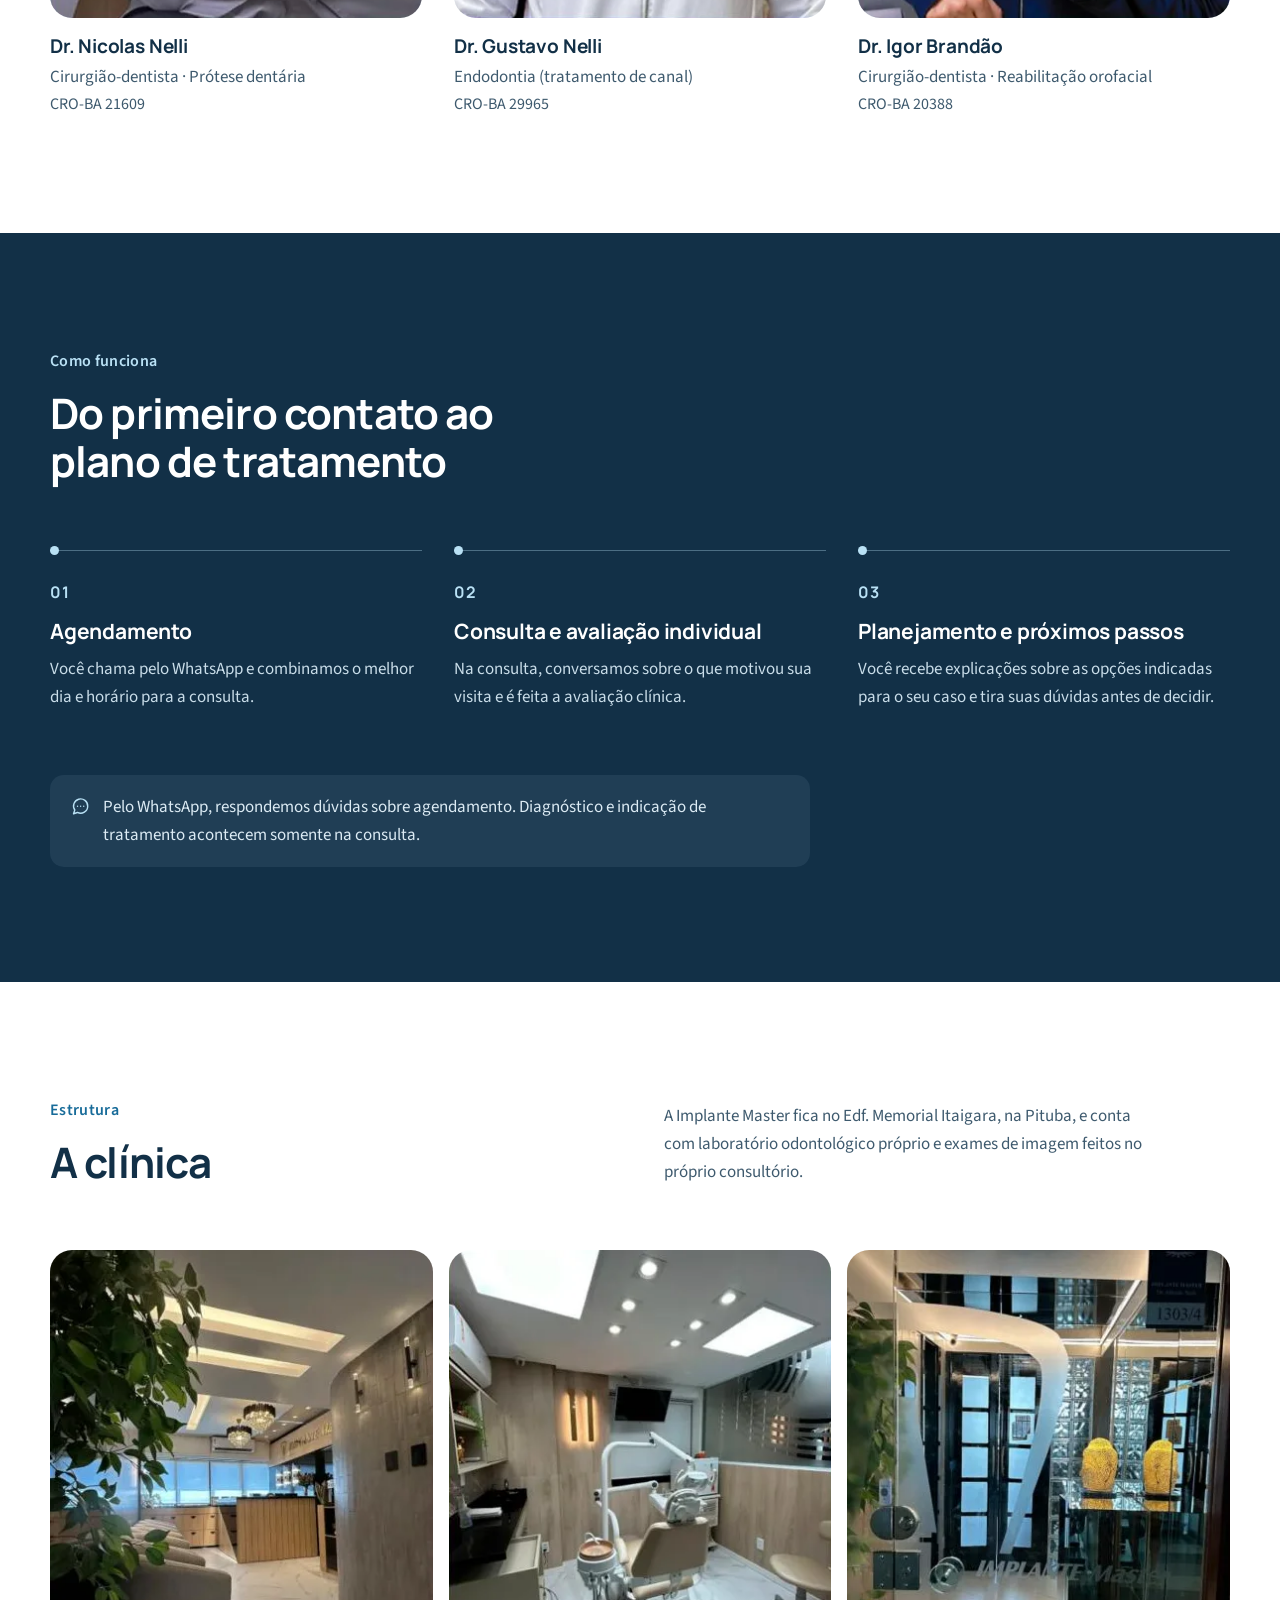
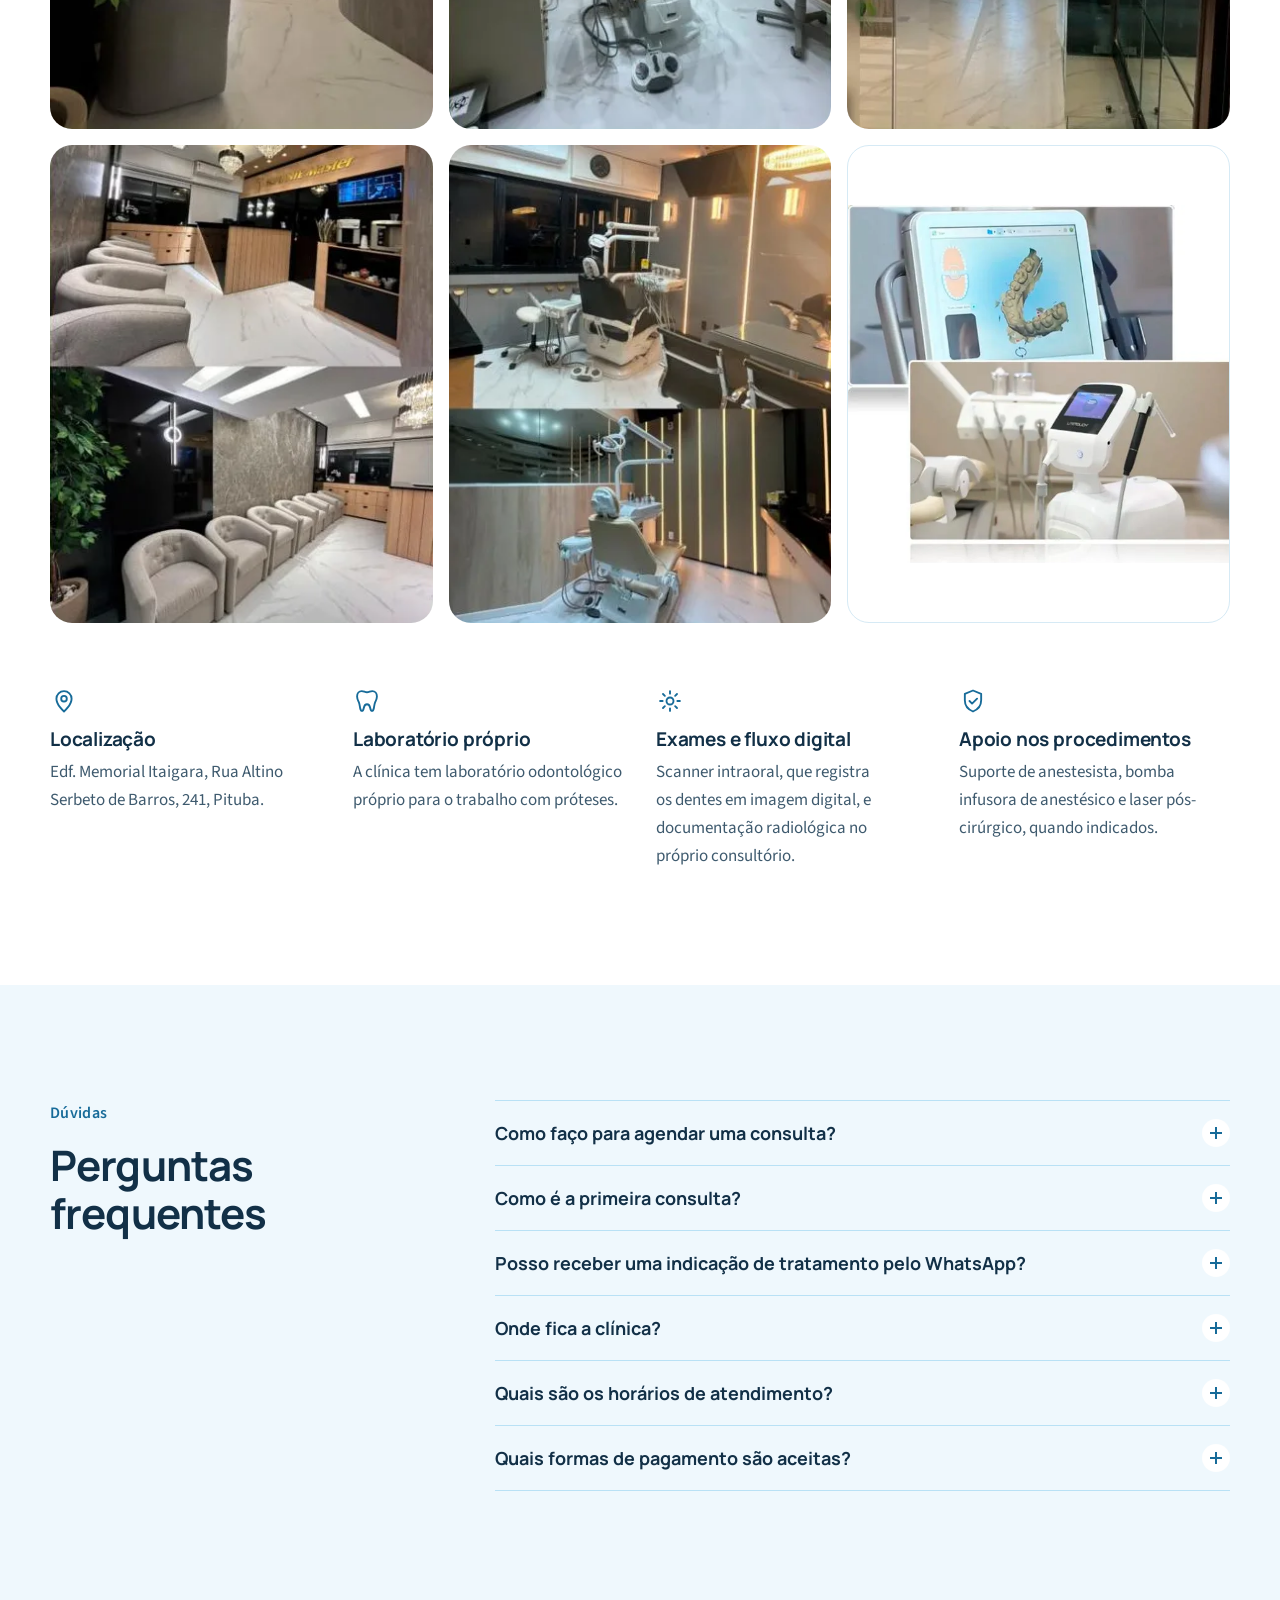
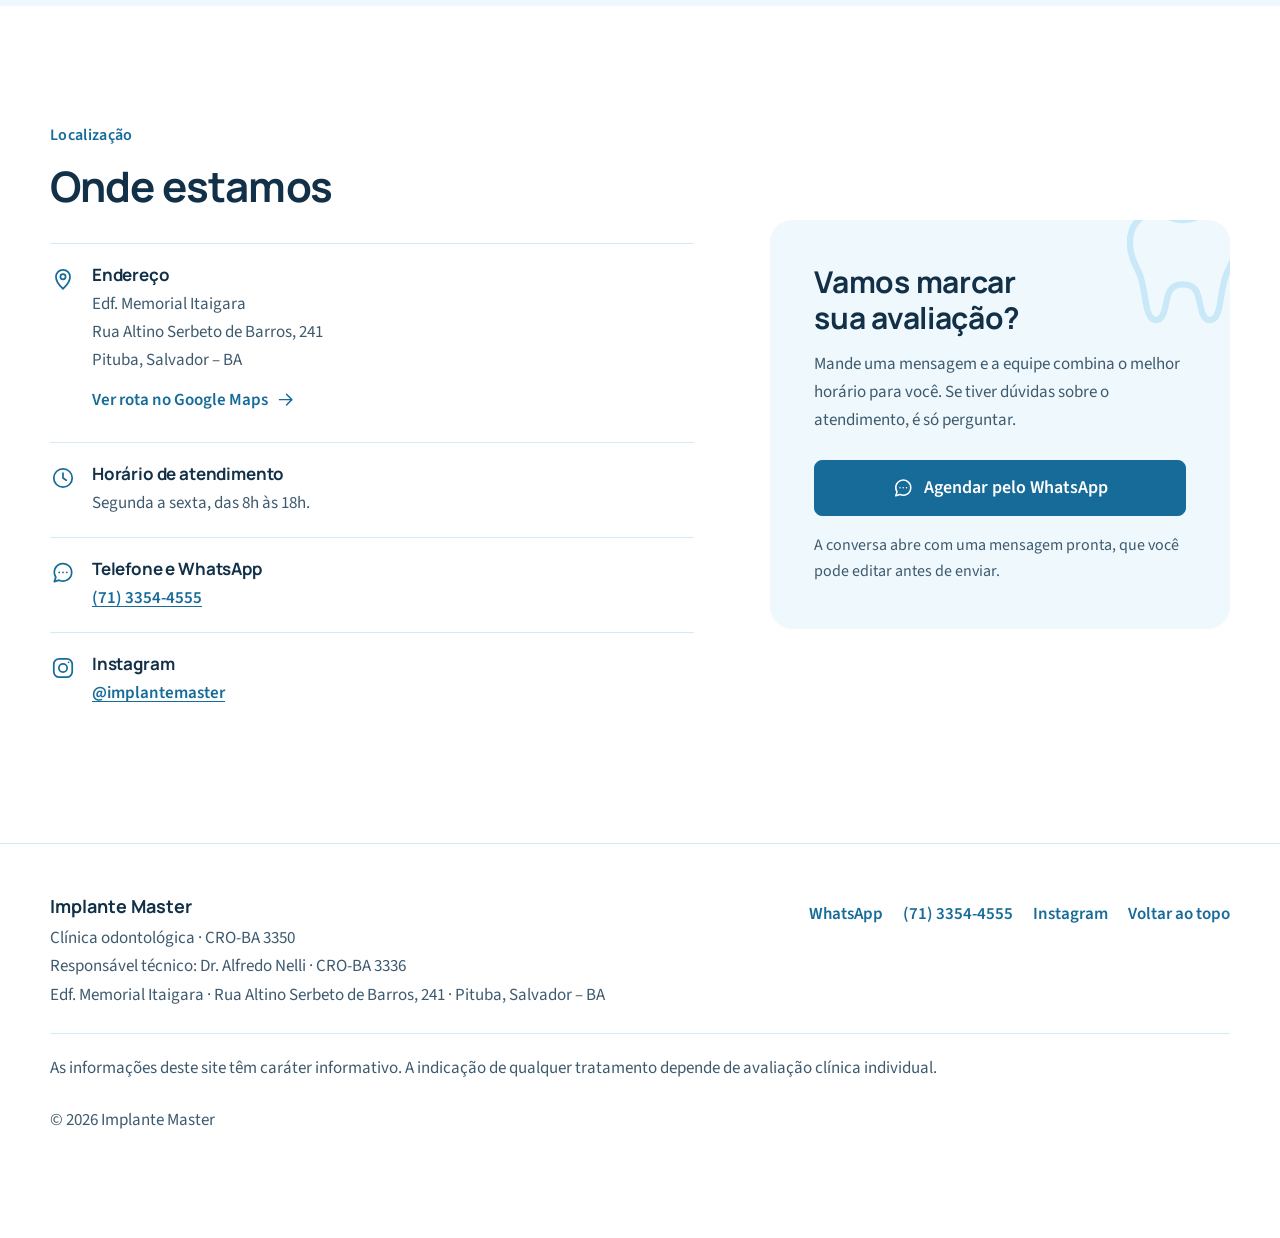
<file: portfolio-redesign/implante-master/index.html>
<!doctype html>
<html lang="pt-BR" class="no-js">
<head>
  <meta charset="utf-8">
  <meta name="viewport" content="width=device-width, initial-scale=1">
  <!-- Projeto de portfólio: o site oficial da clínica é implantemaster.com.br -->
  <meta name="robots" content="noindex">
  <title>Implante Master | Clínica odontológica na Pituba, Salvador — Agende pelo WhatsApp</title>
  <meta name="description" content="Implantes, próteses, facetas, clareamento, alinhadores e harmonização orofacial na Pituba, em Salvador. Avaliação individual com a equipe da Implante Master. Agende pelo WhatsApp.">
  <meta name="theme-color" content="#EFF8FD">
  <meta property="og:type" content="website">
  <meta property="og:title" content="Implante Master | Clínica odontológica na Pituba, Salvador">
  <meta property="og:description" content="Avaliação individual, orientação clara e planejamento para cada paciente. Agende pelo WhatsApp.">
  <meta property="og:locale" content="pt_BR">
  
  <link rel="icon" href="assets/img/favicon.svg" type="image/svg+xml">

  <script>document.documentElement.className = document.documentElement.className.replace('no-js', 'js');</script>

  <link rel="preconnect" href="https://fonts.googleapis.com">
  <link rel="preconnect" href="https://fonts.gstatic.com" crossorigin>
  <link rel="stylesheet" href="https://fonts.googleapis.com/css2?family=Manrope:wght@600;700;800&family=Source+Sans+3:wght@400;600;700&display=swap">
  <link rel="preload" as="image" href="assets/img/molar-fallback.webp" type="image/webp">
  <link rel="stylesheet" href="css/styles.css">
</head>
<body>

  <!-- Ícones (traço único, 24px) -->
  <svg width="0" height="0" class="sr-only" aria-hidden="true" focusable="false">
    <symbol id="i-tooth" viewBox="0 0 24 24"><path d="M7.5 3.5c-2.4 0-4 1.9-4 4.6 0 2 .8 3.4 1.5 4.9.6 1.4.8 3.2 1.1 5 .3 1.7.8 2.5 1.6 2.5 1 0 1.3-1.2 1.6-2.7.3-1.6.6-3 2.7-3s2.4 1.4 2.7 3c.3 1.5.6 2.7 1.6 2.7.8 0 1.3-.8 1.6-2.5.3-1.8.5-3.6 1.1-5 .7-1.5 1.5-2.9 1.5-4.9 0-2.7-1.6-4.6-4-4.6-1.8 0-2.7 1-4.5 1s-2.7-1-4.5-1Z"/></symbol>
    <symbol id="i-sparkle" viewBox="0 0 24 24"><path d="M12 3.5 13.6 9a2 2 0 0 0 1.4 1.4l5.5 1.6-5.5 1.6a2 2 0 0 0-1.4 1.4L12 20.5 10.4 15A2 2 0 0 0 9 13.6L3.5 12 9 10.4A2 2 0 0 0 10.4 9Z"/></symbol>
    <symbol id="i-shield" viewBox="0 0 24 24"><path d="M12 3 5 5.8v5.6c0 4.4 3 8 7 9.6 4-1.6 7-5.2 7-9.6V5.8Z"/><path d="m9 12 2.2 2.2L15.5 10"/></symbol>
    <symbol id="i-smile" viewBox="0 0 24 24"><circle cx="12" cy="12" r="8.5"/><path d="M8.5 13.5c.9 1.4 2.1 2.1 3.5 2.1s2.6-.7 3.5-2.1"/><path d="M9 9.5h.01M15 9.5h.01"/></symbol>
    <symbol id="i-chat" viewBox="0 0 24 24"><path d="M20 11.5a8 8 0 0 1-11.6 7.1L4 20l1.4-4.2A8 8 0 1 1 20 11.5Z"/><path d="M8.5 11.5h.01M12 11.5h.01M15.5 11.5h.01"/></symbol>
    <symbol id="i-pin" viewBox="0 0 24 24"><path d="M12 21s-6.5-5.6-6.5-11a6.5 6.5 0 0 1 13 0c0 5.4-6.5 11-6.5 11Z"/><circle cx="12" cy="10" r="2.4"/></symbol>
    <symbol id="i-clock" viewBox="0 0 24 24"><circle cx="12" cy="12" r="8.5"/><path d="M12 7.5V12l3 2"/></symbol>
    <symbol id="i-access" viewBox="0 0 24 24"><circle cx="12" cy="4.8" r="1.6"/><path d="M5 8.5c2.3.6 4.6.9 7 .9s4.7-.3 7-.9M12 9.4v4.1M12 13.5 9 20.5M12 13.5l3 7"/></symbol>
    <symbol id="i-sofa" viewBox="0 0 24 24"><path d="M5 11V8.5A2.5 2.5 0 0 1 7.5 6h9A2.5 2.5 0 0 1 19 8.5V11"/><path d="M3.5 12.5a1.5 1.5 0 0 1 3 0V14h11v-1.5a1.5 1.5 0 0 1 3 0V17a1 1 0 0 1-1 1h-15a1 1 0 0 1-1-1Z"/><path d="M6 18v1.5M18 18v1.5"/></symbol>
    <symbol id="i-gear" viewBox="0 0 24 24"><circle cx="12" cy="12" r="3"/><path d="M12 3.5v2.2M12 18.3v2.2M20.5 12h-2.2M5.7 12H3.5M18 6l-1.6 1.6M7.6 16.4 6 18M18 18l-1.6-1.6M7.6 7.6 6 6"/></symbol>
    <symbol id="i-instagram" viewBox="0 0 24 24"><rect x="3.5" y="3.5" width="17" height="17" rx="5"/><circle cx="12" cy="12" r="3.8"/><path d="M17.2 6.8h.01"/></symbol>
    <symbol id="i-photo" viewBox="0 0 24 24"><rect x="3.5" y="5" width="17" height="14" rx="2"/><circle cx="9" cy="10" r="1.6"/><path d="m20.5 16-4.5-4.5L7 19"/></symbol>
    <symbol id="i-arrow" viewBox="0 0 24 24"><path d="M5 12h14M13 6l6 6-6 6"/></symbol>
  </svg>

  <a class="skip-link" href="#conteudo">Pular para o conteúdo</a>

  <!-- 1. CABEÇALHO -->
  <header class="site-header" id="topo">
    <div class="container header-inner">
      <a class="brand" href="#topo">
        <img class="brand-logo" src="assets/im/logo.webp" width="741" height="125" alt="Implante Master — início">
      </a>

      <button class="nav-toggle" type="button" aria-expanded="false" aria-controls="menu-principal">
        <span class="nav-toggle-bars" aria-hidden="true"></span>
        <span class="nav-toggle-label">Menu</span>
      </button>

      <nav class="site-nav" id="menu-principal" aria-label="Principal">
        <ul class="nav-list">
          <li><a href="#sobre">Sobre</a></li>
          <li><a href="#tratamentos">Tratamentos</a></li>
          <li><a href="#estrutura">Estrutura</a></li>
          <li><a href="#localizacao">Localização</a></li>
          <li><a href="#contato">Contato</a></li>
        </ul>
        <a class="btn btn-primary btn-sm nav-cta" href="#contato" data-wa>Agendar atendimento</a>
      </nav>
    </div>
  </header>

  <main id="conteudo">

    <!-- 2. HERO -->
    <section class="hero" aria-labelledby="hero-titulo">
      <div class="container hero-grid">
        <div class="hero-copy">
          <p class="eyebrow">Clínica odontológica · Pituba, Salvador</p>
          <h1 id="hero-titulo">Implantes, próteses e cuidado com o seu sorriso.</h1>
          <p class="lead">Atendimento odontológico na Pituba, em Salvador, com uma equipe de diferentes áreas, orientação clara e planejamento individual para cada paciente.</p>
          <div class="hero-actions">
            <a class="btn btn-primary btn-lg" href="#contato" data-wa>
              <svg class="icon" aria-hidden="true" focusable="false"><use href="#i-chat"/></svg>
              Agendar pelo WhatsApp
            </a>
            <a class="link-arrow" href="#tratamentos">Conhecer os tratamentos
              <svg class="icon" aria-hidden="true" focusable="false"><use href="#i-arrow"/></svg>
            </a>
          </div>
          <p class="cro">Responsável técnico: Dr. Alfredo Nelli · CRO-BA 3336</p>
        </div>

        <!-- Dente 3D: espaço reservado; a imagem estática aparece até o 3D carregar -->
        <div class="hero-visual" aria-hidden="true">
          <div class="tooth-stage" id="tooth-stage">
            <img class="tooth-fallback" src="assets/img/molar-fallback.webp" width="720" height="720" alt="" decoding="async" fetchpriority="high">
          </div>
        </div>
      </div>
    </section>

    <!-- 3. TRATAMENTOS -->
    <section class="section" id="tratamentos" aria-labelledby="tratamentos-titulo">
      <div class="container treat-grid">
        <div class="treat-intro">
          <p class="eyebrow">Tratamentos</p>
          <h2 id="tratamentos-titulo">O que você encontra na clínica</h2>
          <p>Uma visão geral, em linguagem simples, dos principais atendimentos. A indicação de cada tratamento é feita somente após avaliação na consulta.</p>
          <div class="inline-cta">
            <p>Ficou com alguma dúvida sobre como funciona um atendimento?</p>
            <a class="btn btn-outline" href="#contato" data-wa>
              <svg class="icon" aria-hidden="true" focusable="false"><use href="#i-chat"/></svg>
              Tirar dúvidas pelo WhatsApp
            </a>
          </div>
        </div>

        <ul class="treat-list">
          <li class="treat-item treat-item--featured">
            <span class="treat-icon"><img src="assets/im/icone-implante.webp" width="110" height="190" alt="" loading="lazy" decoding="async"></span>
            <div>
              <h3>Implantes dentários</h3>
              <p>Repõem dentes ausentes com uma raiz artificial fixada no osso, sobre a qual é instalada a coroa. A indicação depende da avaliação do osso e da saúde bucal de cada paciente.</p>
            </div>
            <img class="treat-figure" src="assets/im/ilustracao-implante.webp" width="364" height="285" alt="Ilustração de implantes dentários com coroas fixadas na gengiva" loading="lazy" decoding="async">
          </li>
          <li class="treat-item treat-item--featured">
            <span class="treat-icon"><img src="assets/im/icone-protese.webp" width="190" height="188" alt="" loading="lazy" decoding="async"></span>
            <div>
              <h3>Próteses</h3>
              <p>Repõem dentes e estruturas perdidas para recuperar a mastigação, a fala e a aparência. Podem ser fixas, removíveis ou apoiadas sobre implantes. A clínica tem laboratório odontológico próprio.</p>
            </div>
            <img class="treat-figure" src="assets/im/ilustracao-protese.webp" width="390" height="384" alt="Ilustração de prótese dentária fixada sobre implantes" loading="lazy" decoding="async">
          </li>
          <li class="treat-item">
            <span class="treat-icon"><img src="assets/im/icone-facetas.webp" width="190" height="189" alt="" loading="lazy" decoding="async"></span>
            <div>
              <h3>Facetas</h3>
              <p>Lâminas finas de resina ou porcelana aplicadas na frente dos dentes para ajustar cor, formato ou pequenas imperfeições.</p>
            </div>
          </li>
          <li class="treat-item">
            <span class="treat-icon"><img src="assets/im/icone-clareamento.webp" width="190" height="163" alt="" loading="lazy" decoding="async"></span>
            <div>
              <h3>Clareamento dental</h3>
              <p>Uso de gel clareador, com apoio de laser, para clarear a cor dos dentes. A intensidade é definida com o paciente após a avaliação.</p>
            </div>
          </li>
          <li class="treat-item">
            <span class="treat-icon"><img src="assets/im/icone-invisalign.webp" width="190" height="177" alt="" loading="lazy" decoding="async"></span>
            <div>
              <h3>Alinhadores transparentes (Invisalign)</h3>
              <p>Placas transparentes feitas sob medida que movimentam os dentes aos poucos, como alternativa ao aparelho fixo.</p>
            </div>
          </li>
          <li class="treat-item">
            <span class="treat-icon"><img src="assets/im/icone-harmonizacao.webp" width="155" height="190" alt="" loading="lazy" decoding="async"></span>
            <div>
              <h3>Harmonização orofacial</h3>
              <p>Procedimentos voltados ao equilíbrio estético e funcional da face, planejados de forma individual.</p>
            </div>
          </li>
        </ul>
      </div>
    </section>

    <!-- 4. SOBRE E EQUIPE -->
    <section class="section section--tight-top" id="sobre" aria-labelledby="sobre-titulo">
      <div class="container">
        <div class="about-grid">
          <figure class="about-photo">
            <img src="assets/im/dr-alfredo.webp" width="357" height="446" alt="Dr. Alfredo Nelli, fundador e responsável técnico da Implante Master" loading="lazy" decoding="async">
          </figure>

          <div class="about-copy">
            <p class="eyebrow">Sobre</p>
            <h2 id="sobre-titulo">Implante Master</h2>
            <p class="about-lead">A clínica foi fundada pelo Dr. Alfredo Nelli, cirurgião-dentista com mais de 35 anos de atuação, que é o responsável técnico e coordena uma equipe de profissionais de diferentes áreas. Cada atendimento começa por uma avaliação individual, para que você entenda as opções indicadas para o seu caso antes de decidir.</p>

            <dl class="facts">
              <div>
                <dt>Responsável técnico</dt>
                <dd>Dr. Alfredo Nelli · CRO-BA 3336</dd>
              </div>
              <div>
                <dt>Registro da clínica</dt>
                <dd>CRO-BA 3350</dd>
              </div>
              <div>
                <dt>Áreas da equipe</dt>
                <dd>Implantes, prótese dentária, endodontia (tratamento de canal) e reabilitação orofacial</dd>
              </div>
            </dl>
          </div>
        </div>

        <div class="team">
          <h3 class="team-title">Equipe</h3>
          <!-- Confirme com a clínica como cada título deve aparecer (especialidades registradas no CRO) -->
          <ul class="team-list">
          <li class="member">
            <img src="assets/im/dr-nicolas.webp" width="357" height="446" alt="Dr. Nicolas Nelli" loading="lazy" decoding="async">
            <h4>Dr. Nicolas Nelli</h4>
            <p>Cirurgião-dentista · Prótese dentária</p>
            <p class="member-cro">CRO-BA 21609</p>
          </li>
          <li class="member">
            <img src="assets/im/dr-gustavo.webp" width="357" height="446" alt="Dr. Gustavo Nelli" loading="lazy" decoding="async">
            <h4>Dr. Gustavo Nelli</h4>
            <p>Endodontia (tratamento de canal)</p>
            <p class="member-cro">CRO-BA 29965</p>
          </li>
          <li class="member">
            <img src="assets/im/dr-igor.webp" width="357" height="446" alt="Dr. Igor Brandão" loading="lazy" decoding="async">
            <h4>Dr. Igor Brandão</h4>
            <p>Cirurgião-dentista · Reabilitação orofacial</p>
            <p class="member-cro">CRO-BA 20388</p>
          </li>
          </ul>
        </div>
      </div>
    </section>

    <!-- 5. EXPERIÊNCIA DE ATENDIMENTO (seção escura) -->
    <section class="section section--dark" id="como-funciona" aria-labelledby="processo-titulo">
      <div class="container">
        <div class="section-head">
          <p class="eyebrow eyebrow--light">Como funciona</p>
          <h2 id="processo-titulo">Do primeiro contato ao plano de tratamento</h2>
        </div>

        <ol class="steps">
          <li class="step">
            <span class="step-num" aria-hidden="true">01</span>
            <h3>Agendamento</h3>
            <p>Você chama pelo WhatsApp e combinamos o melhor dia e horário para a consulta.</p>
          </li>
          <li class="step">
            <span class="step-num" aria-hidden="true">02</span>
            <h3>Consulta e avaliação individual</h3>
            <p>Na consulta, conversamos sobre o que motivou sua visita e é feita a avaliação clínica.</p>
          </li>
          <li class="step">
            <span class="step-num" aria-hidden="true">03</span>
            <h3>Planejamento e próximos passos</h3>
            <p>Você recebe explicações sobre as opções indicadas para o seu caso e tira suas dúvidas antes de decidir.</p>
          </li>
        </ol>

        <p class="note">
          <svg class="icon" aria-hidden="true" focusable="false"><use href="#i-chat"/></svg>
          Pelo WhatsApp, respondemos dúvidas sobre agendamento. Diagnóstico e indicação de tratamento acontecem somente na consulta.
        </p>
      </div>
    </section>

    <!-- 6. ESTRUTURA E AMBIENTE -->
    <section class="section" id="estrutura" aria-labelledby="estrutura-titulo">
      <div class="container">
        <div class="section-head section-head--split">
          <div>
            <p class="eyebrow">Estrutura</p>
            <h2 id="estrutura-titulo">A clínica</h2>
          </div>
          <p>A Implante Master fica no Edf. Memorial Itaigara, na Pituba, e conta com laboratório odontológico próprio e exames de imagem feitos no próprio consultório.</p>
        </div>

        <div class="gallery">
          <img src="assets/im/clinica-recepcao.webp" width="1080" height="1350" alt="Recepção da Implante Master, com poltronas e plantas" loading="lazy" decoding="async">
          <img src="assets/im/clinica-consultorio.webp" width="1080" height="1350" alt="Consultório com cadeira odontológica" loading="lazy" decoding="async">
          <img src="assets/im/clinica-entrada.webp" width="1080" height="1350" alt="Entrada da clínica, com portas de vidro e o logotipo da Implante Master" loading="lazy" decoding="async">
          <img src="assets/im/clinica-sala-espera.webp" width="1080" height="1350" alt="Duas vistas da sala de espera, com poltronas e balcão de atendimento" loading="lazy" decoding="async">
          <img src="assets/im/clinica-consultorios.webp" width="1080" height="1350" alt="Duas vistas dos consultórios da clínica" loading="lazy" decoding="async">
          <img class="gallery-contain" src="assets/im/tecnologia.webp" width="768" height="721" alt="Scanner intraoral exibindo a imagem digital de uma arcada e equipamento de laser no consultório" loading="lazy" decoding="async">
        </div>

        <ul class="features">
          <li>
            <svg class="feature-icon" aria-hidden="true" focusable="false"><use href="#i-pin"/></svg>
            <div><h3>Localização</h3><p>Edf. Memorial Itaigara, Rua Altino Serbeto de Barros, 241, Pituba.</p></div>
          </li>
          <li>
            <svg class="feature-icon" aria-hidden="true" focusable="false"><use href="#i-tooth"/></svg>
            <div><h3>Laboratório próprio</h3><p>A clínica tem laboratório odontológico próprio para o trabalho com próteses.</p></div>
          </li>
          <li>
            <svg class="feature-icon" aria-hidden="true" focusable="false"><use href="#i-gear"/></svg>
            <div><h3>Exames e fluxo digital</h3><p>Scanner intraoral, que registra os dentes em imagem digital, e documentação radiológica no próprio consultório.</p></div>
          </li>
          <li>
            <svg class="feature-icon" aria-hidden="true" focusable="false"><use href="#i-shield"/></svg>
            <div><h3>Apoio nos procedimentos</h3><p>Suporte de anestesista, bomba infusora de anestésico e laser pós-cirúrgico, quando indicados.</p></div>
          </li>
        </ul>
      </div>
    </section>

    <!-- 7. PERGUNTAS FREQUENTES -->
    <section class="section section--surface" id="perguntas" aria-labelledby="faq-titulo">
      <div class="container faq-grid">
        <div>
          <p class="eyebrow">Dúvidas</p>
          <h2 id="faq-titulo">Perguntas frequentes</h2>
        </div>
        <div class="faq">
          <details>
            <summary>Como faço para agendar uma consulta?</summary>
            <div class="faq-body"><p>Pelo WhatsApp. Basta tocar em “Agendar pelo WhatsApp”: a conversa abre com uma mensagem pronta, e a equipe combina o dia e o horário com você.</p></div>
          </details>
          <details>
            <summary>Como é a primeira consulta?</summary>
            <div class="faq-body"><p>Conversamos sobre o motivo da sua visita e é feita a avaliação individual. Depois, você recebe explicações sobre os próximos passos indicados para o seu caso.</p></div>
          </details>
          <details>
            <summary>Posso receber uma indicação de tratamento pelo WhatsApp?</summary>
            <div class="faq-body"><p>Não. Pelo WhatsApp a equipe tira dúvidas sobre agendamento e funcionamento da clínica. A indicação de qualquer tratamento depende de avaliação presencial.</p></div>
          </details>
          <details>
            <summary>Onde fica a clínica?</summary>
            <div class="faq-body"><p>No Edf. Memorial Itaigara, na Rua Altino Serbeto de Barros, 241, Pituba, em Salvador.</p></div>
          </details>
          <details>
            <summary>Quais são os horários de atendimento?</summary>
            <div class="faq-body"><p>Segunda a sexta, das 8h às 18h.</p></div>
          </details>
          <details>
            <summary>Quais formas de pagamento são aceitas?</summary>
            <div class="faq-body"><p>Fale com a equipe pelo WhatsApp para saber as formas de pagamento disponíveis.</p></div>
          </details>
        </div>
      </div>
    </section>

    <!-- 8. LOCALIZAÇÃO E CONTATO -->
    <section class="section" id="localizacao" aria-labelledby="local-titulo">
      <div class="container contact-grid">
        <div class="contact-info">
          <p class="eyebrow">Localização</p>
          <h2 id="local-titulo">Onde estamos</h2>

          <ul class="info-list">
            <li>
              <svg class="info-icon" aria-hidden="true" focusable="false"><use href="#i-pin"/></svg>
              <div>
                <h3>Endereço</h3>
                <p>Edf. Memorial Itaigara<br>Rua Altino Serbeto de Barros, 241<br>Pituba, Salvador – BA</p>
                <a class="link-arrow" href="#localizacao" data-maps hidden>Ver rota no Google Maps
                  <svg class="icon" aria-hidden="true" focusable="false"><use href="#i-arrow"/></svg>
                </a>
              </div>
            </li>
            <li>
              <svg class="info-icon" aria-hidden="true" focusable="false"><use href="#i-clock"/></svg>
              <div>
                <h3>Horário de atendimento</h3>
                <p>Segunda a sexta, das 8h às 18h.</p>
              </div>
            </li>
            <li>
              <svg class="info-icon" aria-hidden="true" focusable="false"><use href="#i-chat"/></svg>
              <div>
                <h3>Telefone e WhatsApp</h3>
                <p><a class="text-link" href="tel:+557133544555">(71) 3354-4555</a></p>
              </div>
            </li>
            <li data-instagram-item hidden>
              <svg class="info-icon" aria-hidden="true" focusable="false"><use href="#i-instagram"/></svg>
              <div>
                <h3>Instagram</h3>
                <p><a class="text-link" href="#contato" data-instagram>@implantemaster</a></p>
              </div>
            </li>
          </ul>
        </div>

        <div class="contact-cta" id="contato">
          <svg class="contact-cta-mark" aria-hidden="true" focusable="false"><use href="#i-tooth"/></svg>
          <h2 class="h3-like">Vamos marcar sua avaliação?</h2>
          <p>Mande uma mensagem e a equipe combina o melhor horário para você. Se tiver dúvidas sobre o atendimento, é só perguntar.</p>
          <a class="btn btn-primary btn-lg btn-block" href="#contato" data-wa>
            <svg class="icon" aria-hidden="true" focusable="false"><use href="#i-chat"/></svg>
            Agendar pelo WhatsApp
          </a>
          <p class="small-print">A conversa abre com uma mensagem pronta, que você pode editar antes de enviar.</p>
        </div>
      </div>
    </section>
  </main>

  <!-- 9. RODAPÉ -->
  <footer class="site-footer">
    <div class="container footer-grid">
      <div>
        <p class="footer-name">Implante Master</p>
        <p>Clínica odontológica · CRO-BA 3350</p>
        <p>Responsável técnico: Dr. Alfredo Nelli · CRO-BA 3336</p>
        <p>Edf. Memorial Itaigara · Rua Altino Serbeto de Barros, 241 · Pituba, Salvador – BA</p>
      </div>
      <ul class="footer-links">
        <li><a href="#contato" data-wa>WhatsApp</a></li>
        <li><a href="tel:+557133544555">(71) 3354-4555</a></li>
        <li data-instagram-item hidden><a href="#contato" data-instagram>Instagram</a></li>
        <li><a href="#topo">Voltar ao topo</a></li>
      </ul>
      <p class="footer-note">As informações deste site têm caráter informativo. A indicação de qualquer tratamento depende de avaliação clínica individual.</p>
      <p class="footer-copy">© <span data-year>2026</span> Implante Master</p>
    </div>
  </footer>

  <!-- Botão flutuante (aparece após a abertura e some perto do contato final) -->
  <a class="wa-float" href="#contato" data-wa aria-label="Agendar pelo WhatsApp" hidden>
    <svg aria-hidden="true" focusable="false"><use href="#i-chat"/></svg>
    <span class="wa-float-label">Agendar</span>
  </a>

  <script src="js/config.js"></script>
  <script src="js/main.js" defer></script>
</body>
</html>
</file>
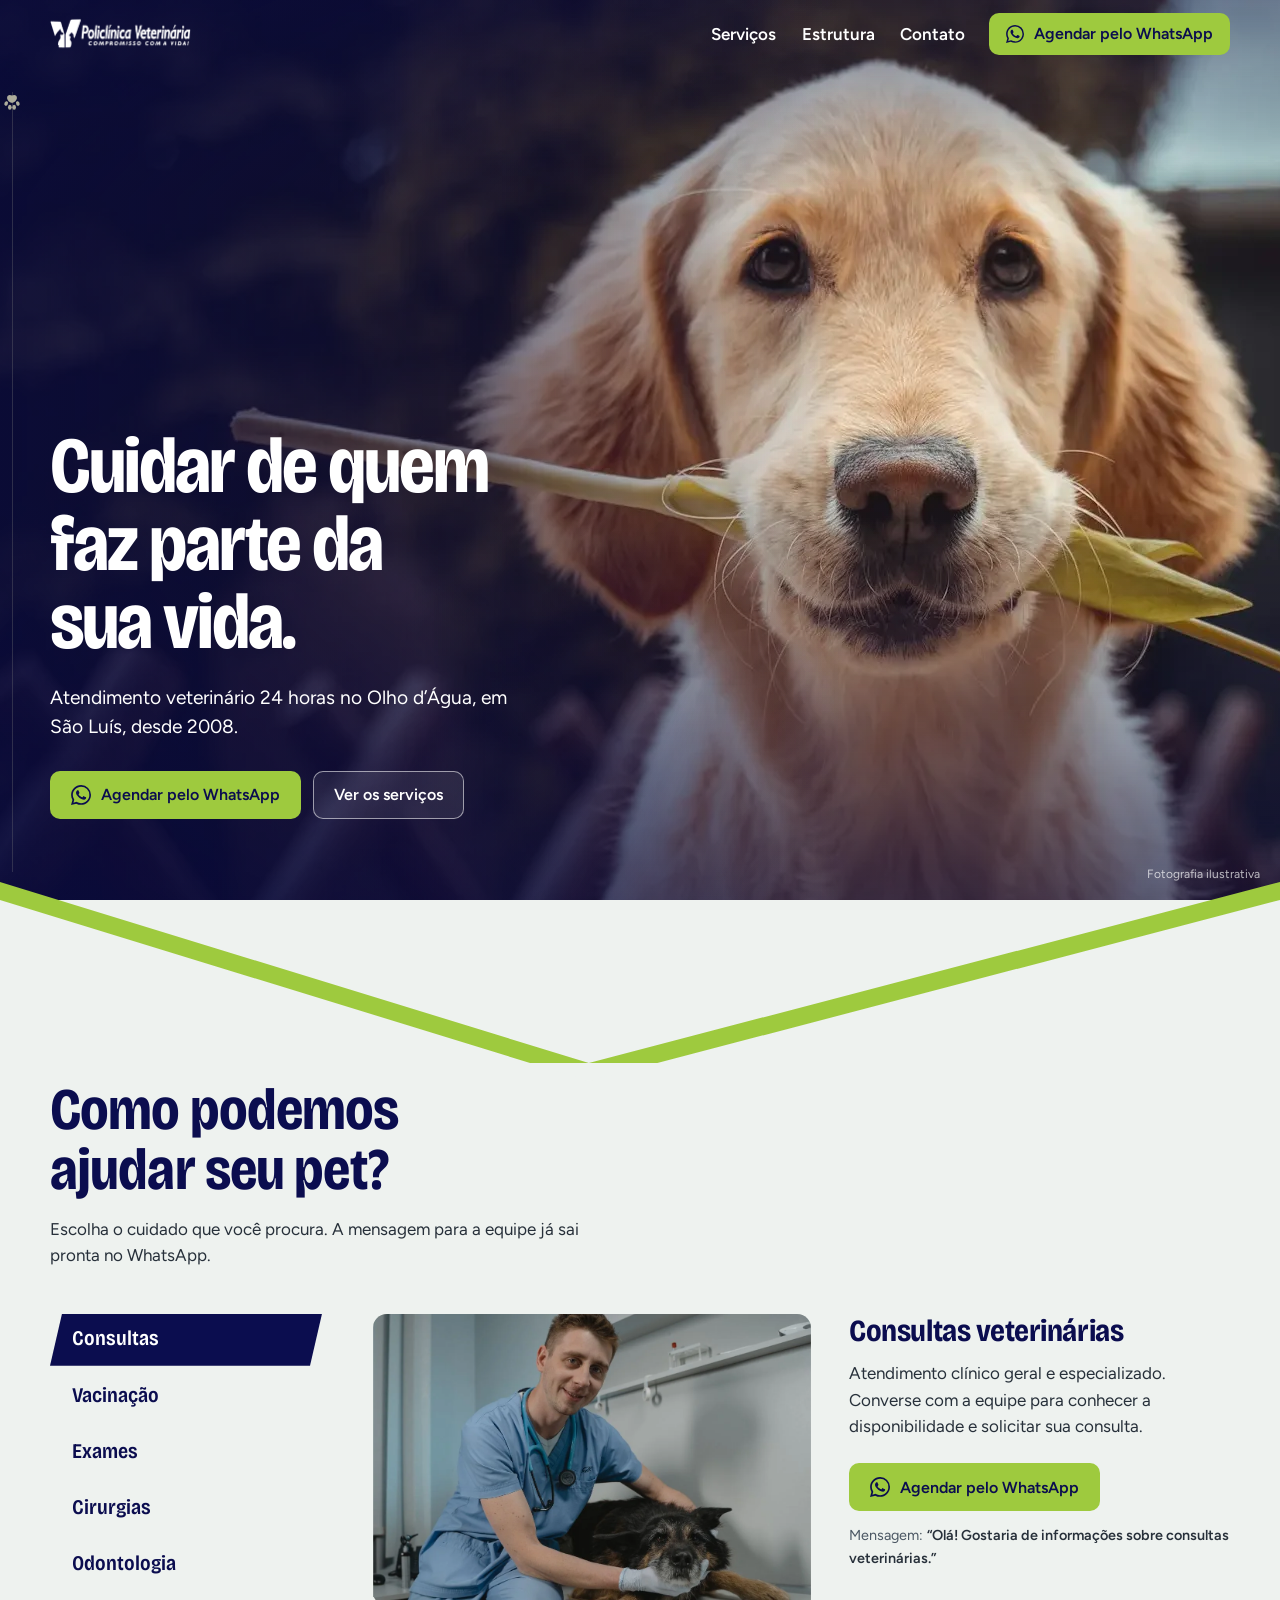
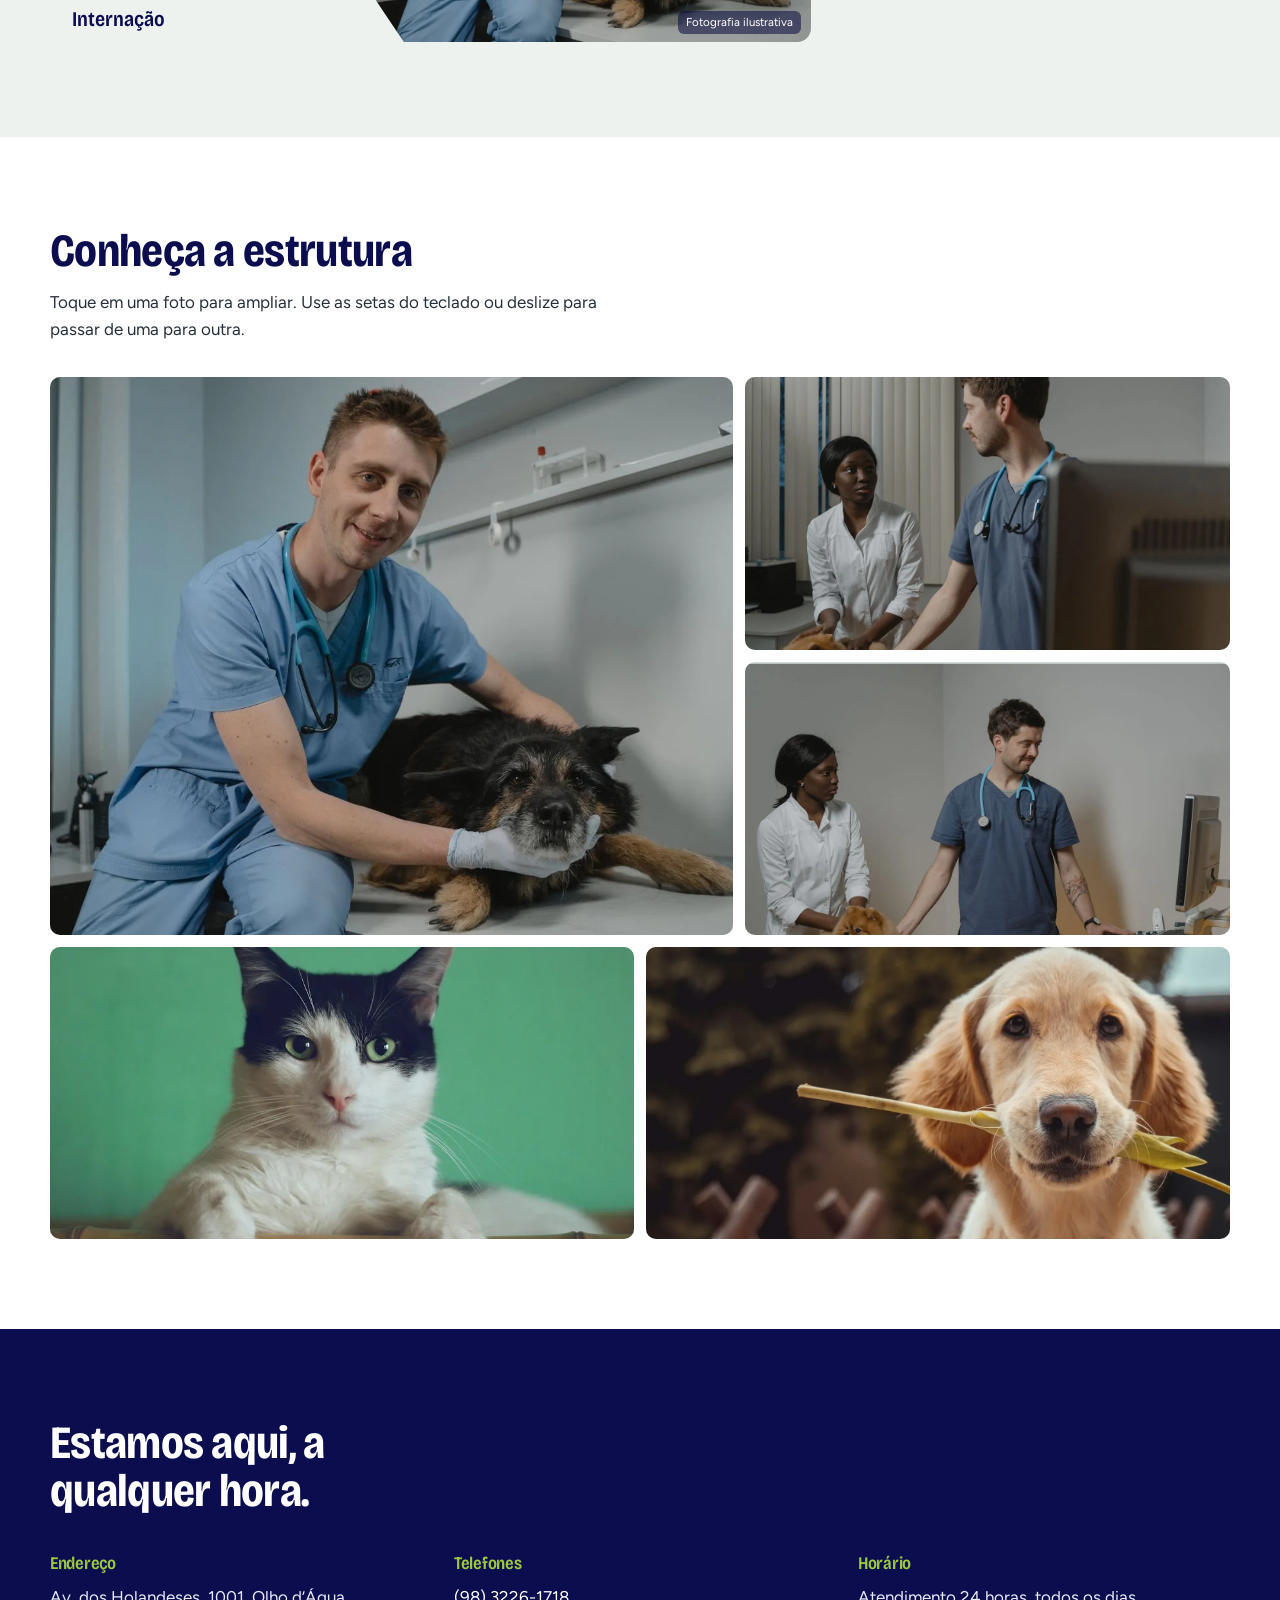
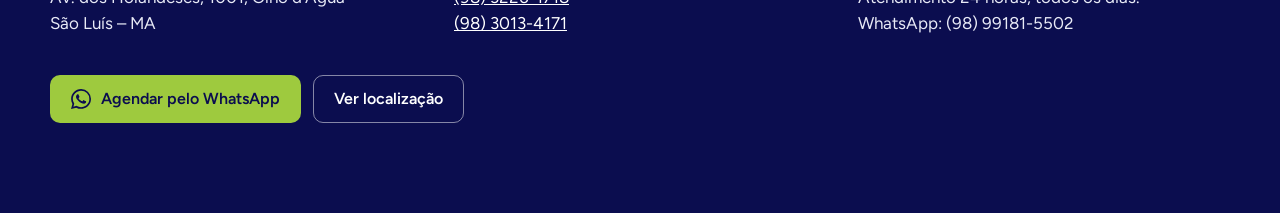
<file: portfolio-redesign/policlinica-veterinaria/index.html>
<!DOCTYPE html>
<html lang="pt-BR">
<head>
<meta charset="utf-8">
<meta name="viewport" content="width=device-width, initial-scale=1">
<title>Policlínica Veterinária</title>
<link rel="preconnect" href="https://fonts.googleapis.com">
<link rel="preconnect" href="https://fonts.gstatic.com" crossorigin>
<link href="https://fonts.googleapis.com/css2?family=Bricolage+Grotesque:opsz,wdth,wght@12..96,75..100,400..800&family=Figtree:wght@400;500;600;700&display=swap" rel="stylesheet">
<style>
/* =====================================================================
   AJUSTES DE MOVIMENTO — tudo o que controla duração, intensidade e
   enquadramento está neste bloco.
   ===================================================================== */
:root{
  /* Durações */
  --dur-btn: 180ms;        /* feedback de botão (150–200) */
  --dur-swap: 300ms;       /* troca de conteúdo (250–350) */
  --dur-reveal: 520ms;     /* revelações de seção (450–600) */
  --intro-line: 480ms;     /* cada linha do título */
  --intro-step: 90ms;      /* diferença entre linhas */
  --intro-start: 120ms;    /* espera antes do título: o olhar vai ao animal */
  --intro-sub: 360ms;      /* atraso do subtítulo */
  --intro-cta: 400ms;      /* atraso dos botões (termina em 800 ms) */

  /* Intensidade */
  --intro-zoom: 1.06;      /* aproximação inicial da imagem */
  --hero-zoom: 0.07;       /* quanto a hero se expande ao rolar */
  --v-depth: clamp(90px, 20vh, 210px);  /* profundidade do V na passagem */
  --v-point: 46%;          /* posição horizontal do vértice do V */
  --v-range: 0.8;          /* fração da altura da tela em que o V se fecha */

  --photo-shift: 16px;     /* deslocamento das fotos ao rolar (paralaxe) */
  --photo-wipe: 650ms;     /* revelação diagonal das fotos */
  --thread-opacity: .7;    /* presença do fio com a pata na lateral */

  /* Enquadramento da hero (object-position) */
  --hero-pos: 68% 46%;

  /* Curvas */
  --ease-out: cubic-bezier(.2,.7,.1,1);
  --ease-io: cubic-bezier(.6,0,.2,1);

  /* Identidade */
  --tinta:#0b0d4f; --folha:#9eca3e; --laranja:#f26a0a;
  --nevoa:#eef2ef; --branco:#fff; --ardosia:#27303a; --linha:#d5ddd6;
  --display:"Bricolage Grotesque", "Arial Narrow", sans-serif;
  --texto:"Figtree", system-ui, sans-serif;
}
@media (max-width: 760px){
  :root{
    --v-depth: 52px;       /* no celular a revelação é curta */
    --v-range: 0.4;
    --hero-zoom: 0.04;
    --hero-pos: 50% 40%;
    --photo-shift: 9px;
  }
}

*,*::before,*::after{box-sizing:border-box}
html{scroll-behavior:smooth;-webkit-text-size-adjust:100%}
body{margin:0;font-family:var(--texto);color:var(--ardosia);background:var(--nevoa);line-height:1.55;font-size:1.0625rem}
img,video{display:block;max-width:100%}
a{color:inherit}
h1,h2,h3{font-family:var(--display);font-stretch:85%;color:var(--tinta);margin:0;letter-spacing:-.015em}
p{margin:0}
:focus-visible{outline:3px solid var(--laranja);outline-offset:3px;border-radius:6px}
.skip{position:absolute;left:1rem;top:-4rem;background:var(--branco);padding:.6rem 1rem;border-radius:8px;z-index:100}
.skip:focus{top:1rem}
.wrap{width:min(1180px,100% - 2.5rem);margin-inline:auto}
[id]{scroll-margin-top:4.5rem}

/* Máscara de linhas (título da hero e título de serviços) */
.line{display:block;overflow:hidden;padding-bottom:.12em;margin-bottom:-.12em}
.line>span{display:block}

/* ---------- Botões ---------- */
.btn{display:inline-flex;align-items:center;gap:.6rem;min-height:3rem;padding:.75rem 1.25rem;border-radius:10px;border:1.5px solid transparent;font:600 1rem/1.1 var(--texto);text-decoration:none;cursor:pointer;
  transition:background-color var(--dur-btn) ease,color var(--dur-btn) ease,border-color var(--dur-btn) ease,transform var(--dur-btn) ease}
.btn:active{transform:scale(.97)}
.btn svg{flex:none;transition:transform var(--dur-btn) var(--ease-out)}
.btn-wa{background:var(--folha);color:var(--tinta)}
.btn-wa:hover,.btn-wa:focus-visible{background:var(--tinta);color:var(--branco);border-color:var(--folha)}
.btn-wa:hover svg,.btn-wa:focus-visible svg,.btn-wa:active svg{transform:translateX(3px) rotate(-8deg)}
.btn-ghost{background:rgba(255,255,255,.08);color:var(--branco);border-color:rgba(255,255,255,.55)}
.btn-ghost:hover,.btn-ghost:focus-visible{background:var(--branco);color:var(--tinta)}
.btn-line{background:transparent;color:var(--branco);border-color:rgba(255,255,255,.5)}
.btn-line:hover,.btn-line:focus-visible{background:var(--branco);color:var(--tinta)}

/* ---------- Cabeçalho ---------- */
.site-header{position:fixed;inset:0 0 auto 0;z-index:40;transition:background-color var(--dur-swap) ease,box-shadow var(--dur-swap) ease}
.site-header .wrap{display:flex;align-items:center;gap:1.5rem;height:4.25rem}
.brand{display:block;margin-right:auto}
.brand img{height:2.4rem;width:auto;filter:brightness(0) invert(1);transition:filter var(--dur-swap) ease}
.desktop-nav{display:flex;gap:1.6rem}
.desktop-nav a{color:var(--branco);text-decoration:none;font-weight:600;padding:.4rem 0;background:linear-gradient(var(--folha),var(--folha)) left bottom/0 2px no-repeat;transition:background-size var(--dur-btn) ease,color var(--dur-swap) ease}
.desktop-nav a:hover,.desktop-nav a:focus-visible{background-size:100% 2px}
.site-header .btn{min-height:2.6rem;padding:.55rem 1rem}
.site-header.is-solid{background:var(--branco);box-shadow:0 1px 0 var(--linha)}
.site-header.is-solid .brand img{filter:none}
.site-header.is-solid .desktop-nav a{color:var(--tinta)}
.menu-toggle{display:none;width:3rem;height:3rem;border:0;background:transparent;color:var(--branco);cursor:pointer;border-radius:10px;position:relative}
.site-header.is-solid .menu-toggle,.menu-open .menu-toggle{color:var(--tinta)}
.menu-toggle span{position:absolute;left:.75rem;right:.75rem;height:2px;background:currentColor;transition:transform var(--dur-swap) var(--ease-io),top var(--dur-swap) var(--ease-io)}
.menu-toggle span:nth-child(1){top:1.2rem}
.menu-toggle span:nth-child(2){top:1.75rem}
.menu-open .menu-toggle span:nth-child(1){top:1.45rem;transform:rotate(45deg)}
.menu-open .menu-toggle span:nth-child(2){top:1.45rem;transform:rotate(-45deg)}

/* Menu mobile: painel e links sincronizados */
.mobile-menu{position:fixed;inset:0 0 auto 0;z-index:35;background:var(--branco);padding:5.5rem 1.25rem 2rem;visibility:hidden;
  clip-path:polygon(0 0,100% 0,100% 0,0 0);
  transition:clip-path 220ms var(--ease-io),visibility 0s 220ms}
.menu-open .mobile-menu{visibility:visible;clip-path:polygon(0 0,100% 0,100% 100%,0 100%);transition:clip-path 340ms var(--ease-out),visibility 0s}
.mobile-menu a.m-link{display:block;font:700 1.9rem/1.2 var(--display);font-stretch:85%;color:var(--tinta);text-decoration:none;padding:.55rem 0;border-bottom:1px solid var(--linha);
  opacity:0;transform:translateY(-10px);transition:opacity 120ms ease,transform 120ms ease}
.menu-open .mobile-menu a.m-link{opacity:1;transform:none;transition:opacity 260ms ease calc(80ms + var(--i)*45ms),transform 300ms var(--ease-out) calc(80ms + var(--i)*45ms)}
.mobile-menu .btn{margin-top:1.4rem;width:100%;justify-content:center;opacity:0;transition:opacity 120ms ease,background-color var(--dur-btn),color var(--dur-btn)}
.menu-open .mobile-menu .btn{opacity:1;transition:opacity 260ms ease 280ms,background-color var(--dur-btn),color var(--dur-btn)}
.menu-open .site-header{background:var(--branco)}
.menu-open .site-header .brand img{filter:none}

@media (max-width: 860px){
  .desktop-nav,.site-header .btn{display:none}
  .menu-toggle{display:block}
}

/* ---------- Hero ---------- */
.passage{position:relative}
.hero{position:sticky;top:0;height:100vh;height:100svh;min-height:34rem;overflow:hidden;background:var(--tinta);color:var(--branco);display:flex;align-items:flex-end;z-index:0}
.hero-media{position:absolute;inset:0;transform:scale(var(--s,1));transform-origin:var(--hero-pos);will-change:transform}
.hero-media-inner{position:absolute;inset:0;transform-origin:var(--hero-pos);animation:settle 800ms var(--ease-out) both}
.hero-media img,.hero-media video{position:absolute;inset:0;width:100%;height:100%;object-fit:cover;object-position:var(--hero-pos)}
.hero-media video{opacity:0;transition:opacity 600ms ease}
.hero.video-on .hero-media video{opacity:1}
.hero.no-video .hero-media img{animation:breathe 14s ease-in-out 800ms infinite}
.hero-scrim{position:absolute;inset:0;background:
  linear-gradient(90deg,rgba(8,10,60,.82) 0%,rgba(8,10,60,.5) 38%,rgba(8,10,60,0) 66%),
  linear-gradient(0deg,rgba(8,10,60,.6) 0%,rgba(8,10,60,0) 45%),
  linear-gradient(180deg,rgba(8,10,60,.45) 0%,rgba(8,10,60,0) 22%)}
.hero-content{position:relative;padding-block:0 clamp(2.5rem,9vh,6rem)}
.hero h1{color:var(--branco);font-weight:700;font-size:clamp(2.4rem,6.2vw,5.75rem);line-height:.98;letter-spacing:-.025em}
.hero h1 .line{white-space:nowrap}
.hero h1 .line>span{transform:translateY(108%);animation:rise var(--intro-line) var(--ease-out) forwards;animation-delay:calc(var(--intro-start) + var(--i)*var(--intro-step))}
.hero-sub{margin-top:1.4rem;max-width:30rem;font-size:clamp(1.05rem,1.5vw,1.25rem);opacity:0;animation:fade-up 400ms var(--ease-out) var(--intro-sub) forwards}
.hero-actions{margin-top:1.8rem;display:flex;flex-wrap:wrap;gap:.75rem}
.hero-actions .btn{animation:fade-up 400ms var(--ease-out) backwards}
.hero-actions .btn:nth-child(1){animation-delay:var(--intro-cta)}
.hero-actions .btn:nth-child(2){animation-delay:calc(var(--intro-cta) + 60ms)}
.hero-note{position:absolute;right:1.25rem;bottom:1rem;font-size:.75rem;color:rgba(255,255,255,.7)}

@keyframes settle{from{transform:scale(var(--intro-zoom))}to{transform:none}}
@keyframes rise{to{transform:none}}
@keyframes fade-up{from{opacity:0;transform:translateY(12px)}to{opacity:1;transform:none}}
@keyframes breathe{50%{transform:scale(1.06)}}

@media (max-width: 760px){
  .hero-scrim{background:
    linear-gradient(0deg,rgba(8,10,60,.92) 0%,rgba(8,10,60,.72) 34%,rgba(8,10,60,0) 68%),
    linear-gradient(180deg,rgba(8,10,60,.5) 0%,rgba(8,10,60,0) 20%)}
  .hero-actions .btn{flex:1 1 100%;justify-content:center}
  .hero-note{display:none}
}

/* ---------- Passagem hero → serviços ---------- */
.services{position:relative;z-index:1}
.v-edge{position:relative;height:var(--v-depth);--k:0}
.v-edge i{position:absolute;inset:0 0 -1px 0;
  clip-path:polygon(0 0,var(--v-point) calc(var(--k)*100%),100% 0,100% 100%,0 100%)}
.v-edge .v-lining{background:var(--folha);transform:translateY(calc(var(--k)*-18px))}
.v-edge .v-paper{background:var(--nevoa)}
.services-body{background:var(--nevoa);padding-bottom:clamp(4rem,10vh,7rem)}
.services h2{font-size:clamp(2.1rem,4.6vw,3.9rem);line-height:1.02;font-weight:700}
.js .services h2 .line>span{transform:translateY(108%);transition:transform var(--dur-reveal) var(--ease-out);transition-delay:calc(var(--i)*80ms)}
.js .services h2.in .line>span{transform:none}
.services-lead{margin-top:1rem;max-width:34rem}

/* Seletor */
.selector{margin-top:clamp(2rem,5vh,3.5rem);display:grid;grid-template-columns:minmax(13rem,17rem) 1fr;gap:clamp(1.5rem,4vw,3.5rem);align-items:start}
.tabs{position:relative;display:flex;flex-direction:column;gap:.25rem}
.tab{position:relative;z-index:1;appearance:none;border:0;background:transparent;text-align:left;cursor:pointer;font:600 1.3rem/1.2 var(--display);font-stretch:85%;color:var(--tinta);padding:.85rem 1.4rem;min-height:3.25rem;border-radius:8px;white-space:nowrap;
  transition:color var(--dur-btn) ease,transform var(--dur-btn) ease}
.tab:hover{transform:translateX(4px)}
.tab:active{transform:scale(.98)}
.tab[aria-selected="true"]{color:var(--branco)}
.tab[aria-selected="true"]:hover{transform:none}
.tab-indicator{position:absolute;left:0;top:0;width:var(--w,0);height:var(--h,0);background:var(--tinta);
  transform:translate(var(--x,0),var(--y,0));
  clip-path:polygon(12px 0,100% 0,calc(100% - 12px) 100%,0 100%);
  transition:transform var(--dur-swap) var(--ease-io),width var(--dur-swap) var(--ease-io),height var(--dur-swap) var(--ease-io)}
.tab-indicator.no-anim{transition:none}

.panel{display:grid;grid-template-columns:1.15fr 1fr;gap:clamp(1.25rem,3vw,2.5rem);align-items:stretch}
.photos{position:relative;aspect-ratio:4/3;overflow:hidden;border-radius:14px;background:#cfd8d2;
  clip-path:polygon(0 0,100% 0,100% 100%,7% 100%,0 86%)}
.photos img{position:absolute;inset:0;width:100%;height:100%;object-fit:cover;opacity:0;translate:0 var(--py,0px);scale:calc(var(--sc,1.1)*1.05);transition:opacity var(--dur-swap) ease,scale 700ms var(--ease-out)}
.photos img.is-active{opacity:1;scale:var(--sc,1.1)}
.photos small{position:absolute;right:.6rem;bottom:.5rem;font-size:.72rem;color:#fff;background:rgba(8,10,60,.55);padding:.15rem .5rem;border-radius:6px}
.texts{display:grid;align-content:start}
.texts>[role=tabpanel]{grid-area:1/1;opacity:0;visibility:hidden;transform:translateY(10px);
  transition:opacity 140ms ease,transform 140ms ease,visibility 0s 140ms}
.texts>[role=tabpanel].is-active{opacity:1;visibility:visible;transform:none;
  transition:opacity var(--dur-swap) ease 70ms,transform var(--dur-swap) var(--ease-out) 70ms,visibility 0s}
.texts h3{font-size:clamp(1.5rem,2.4vw,2rem);line-height:1.1;font-weight:700}
.texts p{margin-top:.8rem;max-width:30rem}
.panel-cta{grid-column:2;align-self:end;margin-top:1.5rem}
.panel-text{display:flex;flex-direction:column}
.wa-msg{margin-top:.8rem;font-size:.9rem;color:#4b5763;max-width:26rem}
.wa-msg b{font-weight:600;color:var(--ardosia)}

@media (max-width: 980px){
  .selector{grid-template-columns:1fr}
  .tabs{flex-direction:row;overflow-x:auto;gap:.25rem;padding:.25rem 0 .6rem;margin-inline:-1.25rem;padding-inline:1.25rem;scrollbar-width:none}
  .tabs::-webkit-scrollbar{display:none}
  .tab{font-size:1.1rem;padding:.7rem 1.2rem;min-height:2.9rem}
  .tab:hover{transform:none}
}
@media (max-width: 640px){
  .panel{grid-template-columns:1fr}
  .photos{aspect-ratio:3/2}
}

/* ---------- Estrutura (galeria) ---------- */
.gallery{background:var(--branco);padding-block:clamp(4rem,10vh,7rem)}
.gallery h2,.contact h2{font-size:clamp(1.9rem,3.6vw,3rem);line-height:1.05;font-weight:700}
.gallery-lead{margin-top:.9rem;max-width:36rem}
.thumbs{margin-top:2.2rem;display:grid;grid-template-columns:repeat(12,1fr);gap:.75rem}
.thumb{appearance:none;border:0;padding:0;background:#cfd8d2;cursor:zoom-in;border-radius:10px;overflow:hidden;position:relative;aspect-ratio:4/3;grid-column:span 4}
.thumb:nth-child(1){grid-column:span 7;aspect-ratio:auto;grid-row:span 2}
.thumb:nth-child(2),.thumb:nth-child(3){grid-column:span 5;aspect-ratio:16/9}
.thumb:nth-child(4),.thumb:nth-child(5){grid-column:span 6;aspect-ratio:16/8}
.thumb img{width:100%;height:100%;object-fit:cover;translate:0 var(--py,0px);scale:1.1;transition:scale 500ms var(--ease-out)}
.thumb:hover img,.thumb:focus-visible img{scale:1.15}
.thumb:active img{scale:1.12}
.thumb::after{content:"";position:absolute;inset:0;background:linear-gradient(200deg,rgba(11,13,79,0) 55%,rgba(11,13,79,.38));opacity:0;transition:opacity var(--dur-swap) ease;pointer-events:none}
.thumb:hover::after,.thumb:focus-visible::after{opacity:1}

/* Revelação diagonal das fotos ao entrar na tela (mesma inclinação do V) */
.js .wipe{opacity:0}
.js .wipe.in{opacity:1;animation:wipe var(--photo-wipe) var(--ease-out) var(--d,0ms) backwards}
.js .wipe.in img{animation:unzoom 1100ms var(--ease-out) var(--d,0ms) backwards}
@keyframes wipe{from{clip-path:polygon(0 0,0 0,-18% 100%,0 100%)}to{clip-path:polygon(0 0,118% 0,100% 100%,0 100%)}}
@keyframes unzoom{from{scale:1.28}}

/* Fio com a pata: acompanha a rolagem pela lateral */
.thread{position:fixed;top:5.75rem;bottom:1.75rem;left:max(.15rem,calc((100vw - 1180px)/2 - 3.4rem));width:20px;z-index:30;pointer-events:none;color:#fff;mix-blend-mode:difference;opacity:var(--thread-opacity)}
.thread::before,.thread-line{content:"";position:absolute;left:50%;top:0;bottom:0;width:1.5px;margin-left:-.75px;background:currentColor}
.thread::before{opacity:.22}
.thread-line{transform-origin:top;transform:scaleY(var(--t,0))}
.thread-paw{position:absolute;left:0;top:0;width:20px;height:20px;transform:translateY(var(--ty,0px)) rotate(var(--rot,180deg))}
@media (max-width: 760px){
  .thread{left:auto;right:.12rem;width:15px;top:5rem;bottom:1.25rem}
  .thread-paw{width:15px;height:15px}
}
@media (max-width: 640px){
  .thumbs{grid-template-columns:1fr 1fr;gap:.5rem}
  .thumb,.thumb:nth-child(n){grid-column:span 1;grid-row:auto;aspect-ratio:1/1}
  .thumb:nth-child(1){grid-column:span 2;aspect-ratio:3/2}
}

.lightbox{position:fixed;inset:0;z-index:60;display:grid;place-items:center;visibility:hidden;touch-action:pan-y}
.lightbox.is-open{visibility:visible}
.lb-backdrop{position:absolute;inset:0;background:rgba(6,8,40,.94);opacity:0;transition:opacity var(--dur-swap) ease}
.lightbox.is-open .lb-backdrop{opacity:1}
.lb-figure{position:relative;margin:0 0 2rem;width:min(86vw,1200px);height:72vh;height:72svh;display:grid;grid-template:minmax(0,1fr)/minmax(0,1fr);place-items:center;pointer-events:none}
.lb-img{max-width:100%;max-height:100%;border-radius:8px;transition:opacity 200ms ease;will-change:transform}
.lb-ui{opacity:0;transition:opacity var(--dur-swap) ease}
.lightbox.is-open .lb-ui{opacity:1}
.lb-caption{position:absolute;left:0;right:0;bottom:1.1rem;text-align:center;color:#fff;font-size:.95rem;padding-inline:4.5rem}
.lb-btn{position:absolute;width:3rem;height:3rem;border-radius:50%;border:1.5px solid rgba(255,255,255,.5);background:rgba(8,10,60,.5);color:#fff;cursor:pointer;display:grid;place-items:center;
  transition:background-color var(--dur-btn),color var(--dur-btn),transform var(--dur-btn)}
.lb-btn:hover,.lb-btn:focus-visible{background:#fff;color:var(--tinta)}
.lb-btn:active{transform:scale(.94)}
.lb-close{top:1rem;right:1rem}
.lb-prev{left:1rem;top:50%;margin-top:-1.5rem}
.lb-next{right:1rem;top:50%;margin-top:-1.5rem}
@media (max-width: 640px){.lb-prev,.lb-next{top:auto;bottom:.6rem;margin:0}.lb-caption{bottom:1.4rem}}

/* ---------- Contato ---------- */
.contact{background:var(--tinta);color:#e8eaf6;padding-block:clamp(4rem,10vh,6.5rem)}
.contact h2{color:var(--branco);max-width:16ch}
.contact-grid{margin-top:2.2rem;display:grid;grid-template-columns:repeat(3,1fr);gap:2rem}
.contact h3{color:var(--folha);font-size:1.1rem;font-weight:600;margin-bottom:.4rem}
.contact a:not(.btn){color:#fff}
.contact-actions{margin-top:2.4rem;display:flex;flex-wrap:wrap;gap:.75rem}
.foot{background:var(--tinta);color:#aab0d6;font-size:.85rem;padding:1.2rem 0 2rem;border-top:1px solid rgba(255,255,255,.12)}
@media (max-width: 760px){.contact-grid{grid-template-columns:1fr;gap:1.4rem}}

/* ---------- Movimento reduzido ---------- */
@media (prefers-reduced-motion: reduce){
  html{scroll-behavior:auto}
  *,*::before,*::after{animation:none !important;transition-duration:.01ms !important;transition-delay:0s !important}
  .hero{position:relative}
  .hero h1 .line>span,.js .services h2 .line>span{transform:none}
  .hero-sub{opacity:1}
  .hero-media{transform:none}
  .thread{display:none}
  .js .wipe{opacity:1}
  .photos img,.thumb img{translate:none}
  .v-edge{--k:0 !important}
  .photos img,.texts>[role=tabpanel].is-active,.lb-backdrop,.lb-img,.lb-ui{transition:opacity 120ms ease !important}
  .texts>[role=tabpanel]{transform:none}
}
</style>
</head>
<body>
<a class="skip" href="#servicos">Pular para os serviços</a>

<header class="site-header" id="header">
  <div class="wrap">
    <a class="brand" href="#inicio" aria-label="Policlínica Veterinária, início"><img src="images/logo.png" alt="Policlínica Veterinária — compromisso com a vida" width="578" height="154"></a>
    <nav class="desktop-nav" aria-label="Principal">
      <a href="#servicos">Serviços</a>
      <a href="#estrutura">Estrutura</a>
      <a href="#contato">Contato</a>
    </nav>
    <a class="btn btn-wa" data-wa href="https://wa.me/5598991815502">
      <svg width="18" height="18" viewBox="0 0 24 24" fill="currentColor" aria-hidden="true"><use href="#i-wa"/></svg>
      Agendar pelo WhatsApp
    </a>
    <button class="menu-toggle" id="menuToggle" aria-expanded="false" aria-controls="mobileMenu" aria-label="Abrir menu"><span></span><span></span></button>
  </div>
</header>

<div class="mobile-menu" id="mobileMenu">
  <nav aria-label="Menu">
    <a class="m-link" style="--i:0" href="#servicos">Serviços</a>
    <a class="m-link" style="--i:1" href="#estrutura">Estrutura</a>
    <a class="m-link" style="--i:2" href="#contato">Contato</a>
  </nav>
  <a class="btn btn-wa" data-wa href="https://wa.me/5598991815502">
    <svg width="18" height="18" viewBox="0 0 24 24" fill="currentColor" aria-hidden="true"><use href="#i-wa"/></svg>
    Agendar pelo WhatsApp
  </a>
</div>

<div class="thread" id="thread" aria-hidden="true"><i class="thread-line"></i><svg class="thread-paw" viewBox="0 0 24 24" fill="currentColor"><ellipse cx="5" cy="10.2" rx="2.1" ry="2.8" transform="rotate(-22 5 10.2)"/><ellipse cx="9.4" cy="5.6" rx="2.2" ry="3"/><ellipse cx="14.6" cy="5.6" rx="2.2" ry="3"/><ellipse cx="19" cy="10.2" rx="2.1" ry="2.8" transform="rotate(22 19 10.2)"/><path d="M12 11.2c-3.1 0-5.9 3.2-5.9 6 0 2 1.5 3.1 3.2 3.1 1.1 0 1.8-.5 2.7-.5s1.6.5 2.7.5c1.7 0 3.2-1.1 3.2-3.1 0-2.800-2.800-6-5.900-6Z"/></svg></div>

<main>
  <div class="passage">
    <section class="hero" id="inicio" aria-label="Apresentação">
      <div class="hero-media" id="heroMedia">
        <div class="hero-media-inner">
          <picture>
            <source media="(max-width: 760px)" srcset="images/hero-poster-mobile.webp">
            <img src="images/hero-poster-desktop.webp" alt="Golden retriever sentado em um jardim, segurando uma flor na boca" fetchpriority="high">
          </picture>
          <video id="heroVideo" muted loop playsinline preload="none" aria-hidden="true" tabindex="-1"></video>
        </div>
      </div>
      <div class="hero-scrim"></div>
      <div class="hero-content wrap">
        <h1>
          <span class="line" style="--i:0"><span>Cuidar de quem</span></span>
          <span class="line" style="--i:1"><span>faz parte da</span></span>
          <span class="line" style="--i:2"><span>sua vida.</span></span>
        </h1>
        <p class="hero-sub">Atendimento veterinário 24 horas no Olho d’Água, em São Luís, desde 2008.</p>
        <div class="hero-actions">
          <a class="btn btn-wa" data-wa href="https://wa.me/5598991815502">
            <svg width="20" height="20" viewBox="0 0 24 24" fill="currentColor" aria-hidden="true"><use href="#i-wa"/></svg>
            Agendar pelo WhatsApp
          </a>
          <a class="btn btn-ghost" href="#servicos">Ver os serviços</a>
        </div>
      </div>
      <span class="hero-note">Fotografia ilustrativa</span>
    </section>

    <section class="services" id="servicos" aria-labelledby="servicosTitulo">
      <div class="v-edge" id="vEdge" aria-hidden="true"><i class="v-lining"></i><i class="v-paper"></i></div>
      <div class="services-body">
        <div class="wrap">
          <h2 id="servicosTitulo">
            <span class="line" style="--i:0"><span>Como podemos</span></span>
            <span class="line" style="--i:1"><span>ajudar seu pet?</span></span>
          </h2>
          <p class="services-lead">Escolha o cuidado que você procura. A mensagem para a equipe já sai pronta no WhatsApp.</p>

          <div class="selector">
            <div class="tabs" role="tablist" aria-label="Serviços" id="tabs">
              <span class="tab-indicator no-anim" id="tabIndicator" aria-hidden="true"></span>
            </div>
            <div class="panel">
              <div class="photos wipe" id="photos"><small>Fotografia ilustrativa</small></div>
              <div class="panel-text">
                <div class="texts" id="texts"></div>
                <div class="panel-cta">
                  <a class="btn btn-wa" id="svcWa" href="https://wa.me/5598991815502">
                    <svg width="20" height="20" viewBox="0 0 24 24" fill="currentColor" aria-hidden="true"><use href="#i-wa"/></svg>
                    Agendar pelo WhatsApp
                  </a>
                  <p class="wa-msg" aria-live="polite">Mensagem: <b id="svcMsg"></b></p>
                </div>
              </div>
            </div>
          </div>
        </div>
      </div>
    </section>
  </div>

  <section class="gallery" id="estrutura" aria-labelledby="estruturaTitulo">
    <div class="wrap">
      <h2 id="estruturaTitulo">Conheça a estrutura</h2>
      <p class="gallery-lead">Toque em uma foto para ampliar. Use as setas do teclado ou deslize para passar de uma para outra.</p>
      <div class="thumbs" id="thumbs"></div>
    </div>
  </section>

  <section class="contact" id="contato" aria-labelledby="contatoTitulo">
    <div class="wrap">
      <h2 id="contatoTitulo">Estamos aqui, a qualquer hora.</h2>
      <div class="contact-grid">
        <div><h3>Endereço</h3><p>Av. dos Holandeses, 1001, Olho d’Água<br>São Luís – MA</p></div>
        <div><h3>Telefones</h3><p><a href="tel:+559832261718">(98) 3226-1718</a><br><a href="tel:+559830134171">(98) 3013-4171</a></p></div>
        <div><h3>Horário</h3><p>Atendimento 24 horas, todos os dias.<br>WhatsApp: (98) 99181-5502</p></div>
      </div>
      <div class="contact-actions">
        <a class="btn btn-wa" data-wa href="https://wa.me/5598991815502">
          <svg width="20" height="20" viewBox="0 0 24 24" fill="currentColor" aria-hidden="true"><use href="#i-wa"/></svg>
          Agendar pelo WhatsApp
        </a>
        <a class="btn btn-line" href="https://share.google/6xHdHKG1plLW8wSwe">Ver localização</a>
      </div>
    </div>
  </section>
</main>

<div class="lightbox" id="lightbox" role="dialog" aria-modal="true" aria-label="Galeria de fotos" aria-hidden="true">
  <div class="lb-backdrop" id="lbBackdrop"></div>
  <figure class="lb-figure">
    <img class="lb-img" id="lbImg" alt="">
  </figure>
  <p class="lb-caption lb-ui" id="lbCaption" aria-live="polite"></p>
  <button class="lb-btn lb-close lb-ui" id="lbClose" aria-label="Fechar galeria"><svg width="20" height="20" viewBox="0 0 24 24" fill="none" stroke="currentColor" stroke-width="2.2" stroke-linecap="round" aria-hidden="true"><path d="M6 6l12 12M18 6L6 18"/></svg></button>
  <button class="lb-btn lb-prev lb-ui" id="lbPrev" aria-label="Foto anterior"><svg width="20" height="20" viewBox="0 0 24 24" fill="none" stroke="currentColor" stroke-width="2.2" stroke-linecap="round" stroke-linejoin="round" aria-hidden="true"><path d="M15 5l-7 7 7 7"/></svg></button>
  <button class="lb-btn lb-next lb-ui" id="lbNext" aria-label="Próxima foto"><svg width="20" height="20" viewBox="0 0 24 24" fill="none" stroke="currentColor" stroke-width="2.2" stroke-linecap="round" stroke-linejoin="round" aria-hidden="true"><path d="M9 5l7 7-7 7"/></svg></button>
</div>

<svg width="0" height="0" style="position:absolute" aria-hidden="true"><symbol id="i-wa" viewBox="0 0 24 24"><path d="M20.52 3.48A11.87 11.87 0 0 0 12.05 0C5.48 0 .13 5.35.13 11.93c0 2.1.55 4.16 1.6 5.97L.03 24l6.25-1.64a11.93 11.93 0 0 0 5.76 1.47h.01c6.57 0 11.92-5.35 11.93-11.93a11.86 11.86 0 0 0-3.46-8.42ZM12.05 21.8a9.9 9.9 0 0 1-5.04-1.38l-.36-.22-3.71.97.99-3.62-.24-.37a9.88 9.88 0 0 1-1.51-5.25c0-5.46 4.44-9.9 9.91-9.9a9.83 9.83 0 0 1 7.01 2.9 9.84 9.84 0 0 1 2.9 7.02c0 5.46-4.45 9.9-9.95 9.9Zm5.44-7.41c-.3-.15-1.76-.87-2.03-.97-.27-.1-.47-.15-.67.15-.2.3-.77.97-.94 1.17-.17.2-.35.22-.64.07-.3-.15-1.25-.46-2.38-1.47-.88-.78-1.48-1.76-1.65-2.06-.17-.3-.02-.46.13-.61.13-.13.3-.35.44-.52.15-.17.2-.3.3-.5.1-.2.05-.37-.02-.52-.08-.15-.67-1.62-.92-2.21-.24-.58-.49-.5-.67-.51h-.57c-.2 0-.52.07-.8.37-.27.3-1.04 1.02-1.04 2.48s1.07 2.88 1.21 3.08c.15.2 2.1 3.2 5.09 4.49.71.3 1.27.49 1.7.62.72.23 1.37.2 1.89.12.58-.09 1.76-.72 2.01-1.41.25-.69.25-1.29.17-1.41-.07-.13-.27-.2-.57-.35Z"/></symbol></svg>

<script>
(function(){
  'use strict';
  document.documentElement.classList.add('js');
  var $ = function(id){ return document.getElementById(id); };
  var reduce = window.matchMedia('(prefers-reduced-motion: reduce)');
  var mobile = window.matchMedia('(max-width: 760px)');
  var WA = 'https://wa.me/5598991815502?text=';
  var GENERAL = 'Olá! Gostaria de saber mais sobre o atendimento e agendar uma consulta.';
  document.querySelectorAll('[data-wa]').forEach(function(a){ a.href = WA + encodeURIComponent(GENERAL); });

  /* ================= Hero: vídeo sobre o pôster =================
     Troque os arquivos em media/ e images/hero-poster-*.webp pelo vídeo
     e pelo pôster definitivos. O primeiro quadro do vídeo deve coincidir
     com o pôster. Abra a página com #video-lento para simular rede lenta. */
  var hero = $('inicio'), video = $('heroVideo');
  function loadVideo(){
    if (reduce.matches) return;               // movimento reduzido: só o pôster
    video.addEventListener('playing', function(){ hero.classList.add('video-on'); }, {once:true});
    video.addEventListener('error', function(){ hero.classList.add('no-video'); }, {once:true});
    video.src = mobile.matches ? 'media/hero-mobile.mp4' : 'media/hero-desktop.mp4';
    var p = video.play();
    if (p && p.catch) p.catch(function(){ hero.classList.add('no-video'); });
  }
  var slow = location.hash === '#video-lento';
  setTimeout(loadVideo, slow ? 5000 : 0);

  /* ================= Passagem hero → serviços (rolagem nativa) ================= */
  var services = $('servicos'), vEdge = $('vEdge'), heroMedia = $('heroMedia'), header = $('header');
  var ticking = false, frames = [], thread = $('thread'), paw = thread.querySelector('.thread-paw'), photoShift = 16;
  function cssNum(name){ return parseFloat(getComputedStyle(document.documentElement).getPropertyValue(name)) || 0; }
  var vRange = cssNum('--v-range'), heroZoom = cssNum('--hero-zoom'); photoShift = cssNum('--photo-shift');
  function clamp(v){ return v < 0 ? 0 : v > 1 ? 1 : v; }
  function update(){
    ticking = false;
    var vh = window.innerHeight, top = services.getBoundingClientRect().top;
    header.classList.toggle('is-solid', top < 40);
    if (reduce.matches) return;
    /* Fio com a pata */
    var max = document.documentElement.scrollHeight - vh, t = max > 0 ? clamp(window.scrollY / max) : 0;
    var th = thread.clientHeight - paw.clientHeight;
    thread.style.setProperty('--t', (t * th / thread.clientHeight).toFixed(4));
    thread.style.setProperty('--ty', (t * th).toFixed(1) + 'px');
    thread.style.setProperty('--rot', (180 + 9 * Math.sin(window.scrollY / 70)).toFixed(1) + 'deg');
    /* Paralaxe das fotos */
    for (var n = 0; n < frames.length; n++) {
      var r = frames[n].getBoundingClientRect();
      if (r.bottom < -40 || r.top > vh + 40) continue;
      var c = ((r.top + r.height / 2) - vh / 2) / (vh / 2 + r.height / 2);
      frames[n].style.setProperty('--py', (-c * photoShift).toFixed(1) + 'px');
    }
    var p = clamp((vh - top) / (vh * vRange));       // fechamento do V
    var e = p * p * (3 - 2 * p);
    vEdge.style.setProperty('--k', (1 - e).toFixed(4));
    var z = clamp((vh - top) / vh);                  // expansão da hero no recorte
    heroMedia.style.setProperty('--s', (1 + heroZoom * z).toFixed(4));
    if (hero.classList.contains('video-on')) {
      if (top <= 0 && !video.paused) video.pause();
      else if (top > 0 && video.paused) video.play().catch(function(){});
    }
  }
  function onScroll(){ if (!ticking) { ticking = true; requestAnimationFrame(update); } }
  window.addEventListener('scroll', onScroll, {passive:true});
  window.addEventListener('resize', function(){ vRange = cssNum('--v-range'); heroZoom = cssNum('--hero-zoom'); photoShift = cssNum('--photo-shift'); onScroll(); placeIndicator(false); });
  vEdge.style.setProperty('--k', reduce.matches ? 0 : 1);
  update();

  var title = $('servicosTitulo');
  if ('IntersectionObserver' in window) {
    new IntersectionObserver(function(en, io){
      en.forEach(function(x){ if (x.isIntersecting) { title.classList.add('in'); io.disconnect(); } });
    }, {threshold: .25}).observe(title);
  } else title.classList.add('in');

  /* ================= Seletor de serviços ================= */
  var SERVICES = [
    {id:'consultas', tab:'Consultas', title:'Consultas veterinárias', text:'Atendimento clínico geral e especializado. Converse com a equipe para conhecer a disponibilidade e solicitar sua consulta.', msg:'Olá! Gostaria de informações sobre consultas veterinárias.', img:'images/veterinarian.webp', pos:'60% 35%', alt:'Veterinário acolhendo um cachorro na mesa de atendimento'},
    {id:'vacinacao', tab:'Vacinação', title:'Vacinação', text:'Cuidados preventivos por meio da vacinação. A equipe veterinária orienta sobre as necessidades e o calendário do seu pet.', msg:'Olá! Gostaria de informações sobre vacinação.', img:'images/cat.webp', pos:'40% 40%', alt:'Gato apoiado em uma mureta, olhando para a câmera'},
    {id:'exames', tab:'Exames', title:'Exames laboratoriais', text:'Exames laboratoriais para apoiar a avaliação veterinária. Consulte a equipe sobre os exames e o preparo necessário.', msg:'Olá! Gostaria de informações sobre exames laboratoriais.', img:'images/examination.webp', pos:'55% 40%', alt:'Profissionais avaliando um cachorro com equipamento de diagnóstico'},
    {id:'cirurgias', tab:'Cirurgias', title:'Cirurgias', text:'Procedimentos cirúrgicos mediante avaliação veterinária. Entre em contato para informações sobre indicação e disponibilidade.', msg:'Olá! Gostaria de informações sobre cirurgias.', img:'images/consultation.webp', pos:'40% 40%', alt:'Dois profissionais examinando um cachorro em ambiente clínico'},
    {id:'odontologia', tab:'Odontologia', title:'Odontologia veterinária', text:'Atendimento voltado à saúde bucal dos animais, conforme avaliação e orientação do médico-veterinário.', msg:'Olá! Gostaria de informações sobre odontologia veterinária.', img:'images/hero-poster-desktop.webp', pos:'72% 40%', alt:'Golden retriever com uma flor na boca'},
    {id:'internacao', tab:'Internação', title:'Internação', text:'Cuidados de internação conforme avaliação veterinária. Consulte a equipe sobre condições e disponibilidade.', msg:'Olá! Gostaria de informações sobre internação.', img:'images/veterinarian.webp', pos:'88% 70%', alt:'Cachorro deitado, amparado pelas mãos do veterinário'}
  ];
  var tabs = $('tabs'), indicator = $('tabIndicator'), photos = $('photos'), texts = $('texts'), svcWa = $('svcWa'), svcMsg = $('svcMsg');
  var tabEls = [], imgEls = [], panelEls = [], current = -1;
  SERVICES.forEach(function(s, i){
    var b = document.createElement('button');
    b.className = 'tab'; b.type = 'button'; b.id = 'tab-' + s.id; b.textContent = s.tab;
    b.setAttribute('role','tab'); b.setAttribute('aria-controls','panel-' + s.id);
    b.addEventListener('click', function(){ select(i, true); });
    tabs.appendChild(b); tabEls.push(b);
    var im = document.createElement('img');
    im.src = s.img; im.alt = s.alt; im.style.objectPosition = s.pos; im.decoding = 'async';
    if (i === 5) { im.style.setProperty('--sc', 1.4); im.style.transformOrigin = s.pos; }
    photos.insertBefore(im, photos.lastElementChild); imgEls.push(im);
    var p = document.createElement('div');
    p.id = 'panel-' + s.id; p.setAttribute('role','tabpanel'); p.setAttribute('aria-labelledby', b.id);
    p.innerHTML = '<h3></h3><p></p>';
    p.firstChild.textContent = s.title; p.lastChild.textContent = s.text;
    texts.appendChild(p); panelEls.push(p);
  });
  function placeIndicator(animate){
    var t = tabEls[current]; if (!t) return;
    indicator.classList.toggle('no-anim', !animate);
    indicator.style.setProperty('--x', t.offsetLeft + 'px');
    indicator.style.setProperty('--y', t.offsetTop + 'px');
    indicator.style.setProperty('--w', t.offsetWidth + 'px');
    indicator.style.setProperty('--h', t.offsetHeight + 'px');
  }
  /* A troca usa transições CSS em classes: um toque novo interrompe a
     anterior no ponto em que ela estiver e segue para a última escolha. */
  function select(i, animate){
    if (i === current) return;
    current = i;
    var s = SERVICES[i];
    tabEls.forEach(function(t, n){ var on = n === i; t.setAttribute('aria-selected', on); t.tabIndex = on ? 0 : -1; });
    imgEls.forEach(function(im, n){ im.classList.toggle('is-active', n === i); });
    panelEls.forEach(function(p, n){ p.classList.toggle('is-active', n === i); });
    svcWa.href = WA + encodeURIComponent(s.msg);
    svcWa.setAttribute('aria-label', 'Agendar pelo WhatsApp: ' + s.title);
    svcMsg.textContent = '“' + s.msg + '”';
    placeIndicator(animate);
    if (tabs.scrollWidth > tabs.clientWidth) {
      var t = tabEls[i];
      tabs.scrollTo({left: t.offsetLeft - (tabs.clientWidth - t.offsetWidth) / 2, behavior: animate && !reduce.matches ? 'smooth' : 'auto'});
    }
  }
  tabs.addEventListener('keydown', function(ev){
    var k = ev.key, n = SERVICES.length, i = current;
    if (k === 'ArrowDown' || k === 'ArrowRight') i = (current + 1) % n;
    else if (k === 'ArrowUp' || k === 'ArrowLeft') i = (current - 1 + n) % n;
    else if (k === 'Home') i = 0;
    else if (k === 'End') i = n - 1;
    else return;
    ev.preventDefault(); select(i, true); tabEls[i].focus({preventScroll:true});
  });
  select(0, false);
  if (document.fonts && document.fonts.ready) document.fonts.ready.then(function(){ placeIndicator(false); });
  window.addEventListener('load', function(){ placeIndicator(false); });

  /* ================= Galeria ================= */
  var PHOTOS = [
    {src:'images/veterinarian.webp', cap:'Sala de atendimento'},
    {src:'images/consultation.webp', cap:'Avaliação clínica'},
    {src:'images/examination.webp', cap:'Diagnóstico por imagem'},
    {src:'images/cat.webp', cap:'Espaço para gatos'},
    {src:'images/hero-poster-desktop.webp', cap:'Área externa'}
  ];
  var thumbs = $('thumbs'), lb = $('lightbox'), lbImg = $('lbImg'), lbCap = $('lbCaption');
  var thumbEls = [], lbIndex = 0, lbOpen = false, lbAnim = null, opener = null;
  PHOTOS.forEach(function(ph, i){
    var b = document.createElement('button');
    b.className = 'thumb wipe'; b.type = 'button'; b.style.setProperty('--d', (i * 80) + 'ms');
    b.setAttribute('aria-label', 'Ampliar foto: ' + ph.cap);
    var im = document.createElement('img'); im.src = ph.src; im.alt = ''; im.loading = 'lazy';
    b.appendChild(im);
    b.addEventListener('click', function(){ openLb(i); });
    thumbs.appendChild(b); thumbEls.push(b);
  });
  function setPhoto(i){
    lbIndex = (i + PHOTOS.length) % PHOTOS.length;
    var ph = PHOTOS[lbIndex];
    lbImg.src = ph.src; lbImg.alt = ph.cap + ' (fotografia ilustrativa)';
    lbCap.textContent = ph.cap + ' · ' + (lbIndex + 1) + ' de ' + PHOTOS.length;
  }
  /* Transição compartilhada: a foto parte do retângulo da miniatura.
     Se a miniatura não estiver visível, ou em movimento reduzido, usa fade. */
  function flipKeyframes(thumb){
    var t = thumb.getBoundingClientRect(), f = lbImg.getBoundingClientRect();
    if (!f.width || !f.height || t.bottom < 0 || t.top > window.innerHeight) return null;
    var s = Math.max(t.width / f.width, t.height / f.height);
    var dx = (t.left + t.width / 2) - (f.left + f.width / 2);
    var dy = (t.top + t.height / 2) - (f.top + f.height / 2);
    var ix = Math.max(0, (f.width * s - t.width) / 2 / s), iy = Math.max(0, (f.height * s - t.height) / 2 / s);
    return [
      {transform:'translate(' + dx + 'px,' + dy + 'px) scale(' + s + ')', clipPath:'inset(' + iy + 'px ' + ix + 'px round 10px)'},
      {transform:'none', clipPath:'inset(0px 0px round 8px)'}
    ];
  }
  function openLb(i){
    opener = thumbEls[i]; lbOpen = true;
    if (lbAnim) lbAnim.cancel();
    setPhoto(i);
    lb.classList.add('is-open'); lb.setAttribute('aria-hidden','false');
    document.documentElement.style.overflow = 'hidden';
    var run = function(){
      if (!lbOpen) return;
      var kf = reduce.matches ? null : flipKeyframes(thumbEls[i]);
      if (kf && lbImg.animate) lbAnim = lbImg.animate(kf, {duration: 420, easing: 'cubic-bezier(.2,.7,.1,1)'});
      else if (lbImg.animate) lbAnim = lbImg.animate([{opacity:0},{opacity:1}], {duration: 200, easing:'ease'});
    };
    if (lbImg.complete && lbImg.naturalWidth) run(); else lbImg.addEventListener('load', run, {once:true});
    $('lbClose').focus({preventScroll:true});
  }
  function closeLb(){
    if (!lbOpen) return;
    lbOpen = false;
    if (lbAnim) lbAnim.cancel();
    var thumb = thumbEls[lbIndex];
    var kf = reduce.matches ? null : flipKeyframes(thumb);
    var done = function(){
      lb.classList.remove('is-open'); lb.setAttribute('aria-hidden','true');
      document.documentElement.style.overflow = '';
      (thumb || opener).focus({preventScroll:true});      // devolve o foco à miniatura
    };
    lb.querySelectorAll('.lb-ui').forEach(function(el){ el.style.opacity = 0; });
    $('lbBackdrop').style.opacity = 0;
    var a = null;
    if (kf && lbImg.animate) a = lbImg.animate([kf[1], kf[0]], {duration: 320, easing:'cubic-bezier(.6,0,.2,1)', fill:'forwards'});
    else if (lbImg.animate) a = lbImg.animate([{opacity:1},{opacity:0}], {duration: 180, fill:'forwards'});
    var finish = function(){
      done(); if (a) a.cancel();
      lb.querySelectorAll('.lb-ui').forEach(function(el){ el.style.opacity = ''; });
      $('lbBackdrop').style.opacity = '';
    };
    if (a) { lbAnim = a; a.onfinish = finish; } else finish();
  }
  function step(d){
    if (!lbOpen) return;
    if (lbAnim) lbAnim.cancel();
    setPhoto(lbIndex + d);
    if (lbImg.animate) lbAnim = lbImg.animate(
      reduce.matches ? [{opacity:0},{opacity:1}] : [{opacity:0, transform:'translateX(' + (d * 24) + 'px)'},{opacity:1, transform:'none'}],
      {duration: reduce.matches ? 120 : 260, easing:'cubic-bezier(.2,.7,.1,1)'});
  }
  $('lbClose').addEventListener('click', closeLb);
  $('lbBackdrop').addEventListener('click', closeLb);
  $('lbPrev').addEventListener('click', function(){ step(-1); });
  $('lbNext').addEventListener('click', function(){ step(1); });
  lb.addEventListener('keydown', function(ev){
    if (ev.key === 'Escape') { ev.preventDefault(); closeLb(); }
    else if (ev.key === 'ArrowRight') { ev.preventDefault(); step(1); }
    else if (ev.key === 'ArrowLeft') { ev.preventDefault(); step(-1); }
    else if (ev.key === 'Tab') {                           // mantém o foco na galeria
      var f = [$('lbClose'), $('lbPrev'), $('lbNext')], n = f.indexOf(document.activeElement);
      ev.preventDefault();
      f[(n + (ev.shiftKey ? -1 : 1) + f.length) % f.length].focus();
    }
  });
  var sx = null, sy = null;
  lb.addEventListener('pointerdown', function(ev){ sx = ev.clientX; sy = ev.clientY; });
  lb.addEventListener('pointerup', function(ev){
    if (sx === null) return;
    var dx = ev.clientX - sx, dy = ev.clientY - sy; sx = null;
    if (Math.abs(dx) > 40 && Math.abs(dx) > Math.abs(dy)) step(dx < 0 ? 1 : -1);
  });
  lb.addEventListener('pointercancel', function(){ sx = null; });

  /* ================= Fotos: revelação e paralaxe ================= */
  frames = [photos].concat(thumbEls);
  if ('IntersectionObserver' in window) {
    var wipeIO = new IntersectionObserver(function(en){
      en.forEach(function(x){ if (x.isIntersecting) { x.target.classList.add('in'); wipeIO.unobserve(x.target); } });
    }, {threshold: .15});
    frames.forEach(function(f){ wipeIO.observe(f); });
  } else frames.forEach(function(f){ f.classList.add('in'); });
  update();

  /* ================= Menu mobile ================= */
  var toggle = $('menuToggle'), menu = $('mobileMenu');
  function setMenu(open, refocus){
    document.documentElement.classList.toggle('menu-open', open);
    toggle.setAttribute('aria-expanded', open);
    toggle.setAttribute('aria-label', open ? 'Fechar menu' : 'Abrir menu');
    if (open) menu.querySelector('a').focus({preventScroll:true});
    else if (refocus) toggle.focus({preventScroll:true});
  }
  toggle.addEventListener('click', function(){ setMenu(toggle.getAttribute('aria-expanded') !== 'true', false); });
  menu.addEventListener('click', function(ev){ if (ev.target.closest('a')) setMenu(false, false); });
  document.addEventListener('keydown', function(ev){ if (ev.key === 'Escape' && toggle.getAttribute('aria-expanded') === 'true') setMenu(false, true); });
  window.matchMedia('(min-width: 861px)').addEventListener('change', function(m){ if (m.matches) setMenu(false, false); });
})();
</script>
</body>
</html>
</file>
<file: portfolio-redesign/ganso-galvao/css/fontes.css>
/* League Gothic e Newsreader (SIL Open Font License), hospedadas localmente */
@font-face {
  font-family: 'League Gothic';
  font-style: normal;
  font-weight: 400;
  font-stretch: 100%;
  font-display: swap;
  src: url(../fonts/league-gothic-normal-latin-ext-a5f782.woff2) format('woff2');
  unicode-range: U+0100-02BA, U+02BD-02C5, U+02C7-02CC, U+02CE-02D7, U+02DD-02FF, U+0304, U+0308, U+0329, U+1D00-1DBF, U+1E00-1E9F, U+1EF2-1EFF, U+2020, U+20A0-20AB, U+20AD-20C4, U+2113, U+2C60-2C7F, U+A720-A7FF;
}
@font-face {
  font-family: 'League Gothic';
  font-style: normal;
  font-weight: 400;
  font-stretch: 100%;
  font-display: swap;
  src: url(../fonts/league-gothic-normal-latin-f94aa8.woff2) format('woff2');
  unicode-range: U+0000-00FF, U+0131, U+0152-0153, U+02BB-02BC, U+02C6, U+02DA, U+02DC, U+0304, U+0308, U+0329, U+2000-206F, U+20AC, U+2122, U+2191, U+2193, U+2212, U+2215, U+FEFF, U+FFFD;
}
@font-face {
  font-family: 'Newsreader';
  font-style: italic;
  font-weight: 400;
  font-display: swap;
  src: url(../fonts/newsreader-italic-latin-ext-c74ec7.woff2) format('woff2');
  unicode-range: U+0100-02BA, U+02BD-02C5, U+02C7-02CC, U+02CE-02D7, U+02DD-02FF, U+0304, U+0308, U+0329, U+1D00-1DBF, U+1E00-1E9F, U+1EF2-1EFF, U+2020, U+20A0-20AB, U+20AD-20C4, U+2113, U+2C60-2C7F, U+A720-A7FF;
}
@font-face {
  font-family: 'Newsreader';
  font-style: italic;
  font-weight: 400;
  font-display: swap;
  src: url(../fonts/newsreader-italic-latin-905125.woff2) format('woff2');
  unicode-range: U+0000-00FF, U+0131, U+0152-0153, U+02BB-02BC, U+02C6, U+02DA, U+02DC, U+0304, U+0308, U+0329, U+2000-206F, U+20AC, U+2122, U+2191, U+2193, U+2212, U+2215, U+FEFF, U+FFFD;
}
@font-face {
  font-family: 'Newsreader';
  font-style: normal;
  font-weight: 400;
  font-display: swap;
  src: url(../fonts/newsreader-normal-latin-ext-d8c865.woff2) format('woff2');
  unicode-range: U+0100-02BA, U+02BD-02C5, U+02C7-02CC, U+02CE-02D7, U+02DD-02FF, U+0304, U+0308, U+0329, U+1D00-1DBF, U+1E00-1E9F, U+1EF2-1EFF, U+2020, U+20A0-20AB, U+20AD-20C4, U+2113, U+2C60-2C7F, U+A720-A7FF;
}
@font-face {
  font-family: 'Newsreader';
  font-style: normal;
  font-weight: 400;
  font-display: swap;
  src: url(../fonts/newsreader-normal-latin-b76914.woff2) format('woff2');
  unicode-range: U+0000-00FF, U+0131, U+0152-0153, U+02BB-02BC, U+02C6, U+02DA, U+02DC, U+0304, U+0308, U+0329, U+2000-206F, U+20AC, U+2122, U+2191, U+2193, U+2212, U+2215, U+FEFF, U+FFFD;
}
@font-face {
  font-family: 'Newsreader';
  font-style: normal;
  font-weight: 500;
  font-display: swap;
  src: url(../fonts/newsreader-normal-latin-ext-d8c865.woff2) format('woff2');
  unicode-range: U+0100-02BA, U+02BD-02C5, U+02C7-02CC, U+02CE-02D7, U+02DD-02FF, U+0304, U+0308, U+0329, U+1D00-1DBF, U+1E00-1E9F, U+1EF2-1EFF, U+2020, U+20A0-20AB, U+20AD-20C4, U+2113, U+2C60-2C7F, U+A720-A7FF;
}
@font-face {
  font-family: 'Newsreader';
  font-style: normal;
  font-weight: 500;
  font-display: swap;
  src: url(../fonts/newsreader-normal-latin-b76914.woff2) format('woff2');
  unicode-range: U+0000-00FF, U+0131, U+0152-0153, U+02BB-02BC, U+02C6, U+02DA, U+02DC, U+0304, U+0308, U+0329, U+2000-206F, U+20AC, U+2122, U+2191, U+2193, U+2212, U+2215, U+FEFF, U+FFFD;
}
</file>
<file: portfolio-redesign/ganso-galvao/css/site.css>
/* Ganso Galvão — releitura editorial
   Tokens, depois camadas: base, navegação, abertura, galeria, seções, visor de peça. */
:root{
  --carvao:#0e0e0f; --grafite:#19191b; --chumbo:#38383b; --cinza:#8f8d88; --nevoa:#c4c1b9; --mineral:#e9e6df;
  --vermelho:#d9202a;
  --display:"League Gothic","Oswald","DejaVu Sans Condensed","Arial Narrow",Impact,sans-serif;
  --texto:"Newsreader","Iowan Old Style",Georgia,serif;
  --margem:clamp(1.25rem,5vw,5.5rem);
  --t-toque:180ms; --t-troca:300ms; --t-abertura:800ms;
  --curva:cubic-bezier(.2,.7,.1,1);
}
*,*::before,*::after{box-sizing:border-box}
html{scroll-behavior:smooth;-webkit-text-size-adjust:100%}
body{margin:0;background:var(--carvao);color:var(--mineral);font-family:var(--texto);font-size:1.125rem;line-height:1.6;font-optical-sizing:auto;-webkit-font-smoothing:antialiased}
img{display:block;max-width:100%;height:auto}
a{color:inherit}
h1,h2,h3,p,figure,ul,ol{margin:0;padding:0}
ul,ol{list-style:none}
button{font:inherit;color:inherit;background:none;border:0;padding:0;cursor:pointer}
:focus-visible{outline:2px solid var(--mineral);outline-offset:4px}
.papel :focus-visible{outline-color:var(--carvao)}
.so-leitor{position:absolute;width:1px;height:1px;overflow:hidden;clip-path:inset(50%);white-space:nowrap}
.pular{position:fixed;left:1rem;top:-4rem;z-index:60;background:var(--mineral);color:var(--carvao);padding:.6rem 1rem;text-decoration:none}
.pular:focus{top:1rem}

.titulo{font-family:var(--display);font-weight:400;text-transform:uppercase;line-height:.86;letter-spacing:.005em;font-size:clamp(3.4rem,9.5vw,8.5rem)}
.legenda{font-style:italic;font-size:.95rem;line-height:1.35;color:var(--cinza)}
.legenda b{font-style:normal;font-weight:500;color:var(--mineral)}
.papel .legenda{color:#5c5a56}.papel .legenda b{color:var(--carvao)}

/* Botões */
.botao{display:inline-flex;align-items:center;justify-content:center;min-height:3.25rem;padding:.7rem 1.6rem;font-family:var(--display);font-size:1.45rem;letter-spacing:.04em;text-transform:uppercase;text-decoration:none;border:1px solid var(--mineral);color:var(--mineral);transition:background var(--t-toque),color var(--t-toque),transform var(--t-toque)}
.botao:hover{background:var(--mineral);color:var(--carvao)}
.botao:active{transform:scale(.97)}
.botao.cheio{background:var(--mineral);color:var(--carvao)}
.botao.cheio:hover{background:#fff}
.papel .botao{border-color:var(--carvao);color:var(--carvao)}
.papel .botao:hover,.papel .botao.cheio{background:var(--carvao);color:var(--mineral)}
.papel .botao.cheio:hover{background:#000}
.fila{display:flex;flex-wrap:wrap;gap:.75rem}

/* Navegação */
.nav{position:fixed;inset:0 0 auto 0;z-index:40;display:flex;align-items:center;gap:1.5rem;padding:.75rem var(--margem);transition:background var(--t-troca)}
.nav.fundo{background:rgba(14,14,15,.88);backdrop-filter:blur(10px)}
.marca{display:flex;align-items:center;gap:.6rem;text-decoration:none;font-family:var(--display);font-size:1.5rem;letter-spacing:.05em;text-transform:uppercase;margin-right:auto}
.marca img{width:2.4rem;height:auto}
.nav-lista{position:relative;display:flex;gap:1.75rem}
.nav-lista a{display:block;padding:.6rem 0;text-decoration:none;font-size:1rem;color:var(--nevoa);transition:color var(--t-toque)}
.nav-lista a:hover,.nav-lista a[aria-current]{color:#fff}
.nav-marcador{position:absolute;left:0;bottom:.25rem;height:2px;width:0;background:var(--vermelho);transition:transform var(--t-troca) var(--curva),width var(--t-troca) var(--curva)}
.nav .botao{min-height:2.6rem;padding:.3rem 1rem;font-size:1.2rem}
.nav-menu{display:none}

/* Abertura: hero e passagem para a primeira peça */
.abertura{position:relative;height:260vh}
.ancora-portfolio{position:absolute;left:0;bottom:100vh;bottom:100svh}
.palco{position:sticky;top:0;height:100vh;height:100svh;overflow:hidden;background:#000}
.quadro-hero,.quadro-peca{position:absolute;inset:0}
.palco{background:radial-gradient(55% 85% at 76% 46%,#2a292d 0%,#141415 55%,var(--carvao) 80%)}
.moldura{position:absolute;top:50%;right:calc(var(--margem) + 4vw);height:min(78vh,62vw);aspect-ratio:3/4;margin-top:calc(min(78vh,62vw) / -2);overflow:hidden;background:#000}
.retrato-hero img{width:100%;height:100%;object-fit:cover;object-position:50% 30%}
.retrato-hero{z-index:0;transform-origin:50% 40%;will-change:transform,filter}
.prancha{z-index:1}
.veu{z-index:1}
.grao{z-index:2}
.veu{position:absolute;inset:0;pointer-events:none;display:none}
.grao{position:absolute;inset:0;pointer-events:none;opacity:.16;mix-blend-mode:overlay;background-image:url("data:image/svg+xml,%3Csvg xmlns='http://www.w3.org/2000/svg' width='220' height='220'%3E%3Cfilter id='n'%3E%3CfeTurbulence type='fractalNoise' baseFrequency='.9' numOctaves='2' stitchTiles='stitch'/%3E%3CfeColorMatrix values='0 0 0 0 .5 0 0 0 0 .5 0 0 0 0 .5 0 0 0 1 0'/%3E%3C/filter%3E%3Crect width='220' height='220' filter='url(%23n)'/%3E%3C/svg%3E")}
.hero-texto{position:absolute;left:var(--margem);right:calc(var(--margem) + 4vw + min(78vh,62vw) * .75 + 2rem);bottom:clamp(2rem,7vh,5rem);z-index:3}
.nome{font-family:var(--display);font-weight:400;text-transform:uppercase;font-size:clamp(5rem,min(19vw,31vh),17.5rem);line-height:.8;letter-spacing:-.005em}
.nome .linha{display:block;overflow:hidden;padding-top:.17em;margin-top:-.11em}
.nome .linha span{display:block;transform:translateY(105%);animation:sobe var(--t-abertura) var(--curva) forwards}
.nome .linha + .linha span{animation-delay:110ms}
@keyframes sobe{to{transform:none}}
.especialidade{margin-top:1.3rem;font-style:italic;color:var(--nevoa);opacity:0;animation:surge 500ms 560ms ease-out forwards}
.oficio{max-width:31rem;margin:.5rem 0 1.6rem;font-size:1.2rem;line-height:1.45;color:var(--mineral);opacity:0;animation:surge 500ms 680ms ease-out forwards}
@keyframes surge{to{opacity:1}}
.pausa{position:absolute;right:var(--margem);bottom:clamp(2rem,7vh,5rem);z-index:4;font-size:.95rem;font-style:italic;color:var(--nevoa);padding:.6rem 0;border-bottom:1px solid transparent;transition:color var(--t-toque),border-color var(--t-toque)}
.pausa:hover{color:#fff;border-color:currentColor}

.quadro-peca{pointer-events:none}
.prancha{display:block;padding:0;clip-path:inset(100% 0 0 0)}
.prancha img{width:100%;height:100%;object-fit:cover}
.camada-leao{position:absolute;inset:0;transform-origin:64% 39%;will-change:transform}
.deriva{position:absolute;inset:0;animation:deriva 22s ease-in-out infinite alternate}
@keyframes deriva{from{transform:scale(1) translate(0,0)}to{transform:scale(1.06) translate(-1.2%,1.4%)}}
.parado .deriva,.rolando .deriva{animation-play-state:paused}
.peca-texto{position:absolute;left:var(--margem);bottom:clamp(2rem,11vh,7rem);width:min(34rem,40vw);opacity:0;z-index:3}
.peca-texto .titulo{margin-bottom:1rem}
.peca-texto p{margin-bottom:1.5rem;color:var(--nevoa);max-width:26rem}
.quadro-hero{pointer-events:none}
.quadro-hero .hero-texto,.quadro-hero .pausa{pointer-events:auto}
.quadro-peca.ativo{pointer-events:auto}
.quadro-peca.ativo .prancha{cursor:zoom-in}

/* Sem movimento: pôster e peça empilhados, sem palco fixo */
.sereno .abertura{height:auto}
.sereno .ancora-portfolio{position:static;display:block}
.sereno .palco{position:static;height:auto;overflow:visible;background:var(--carvao)}
.sereno .quadro-hero{position:relative;height:100vh;height:100svh;overflow:hidden}
.sereno .quadro-peca{position:relative;pointer-events:auto;display:grid;grid-template-columns:1fr 1fr;gap:var(--margem);align-items:end;padding:6rem var(--margem) 2rem}
.sereno .prancha{position:relative;top:auto;right:auto;margin:0;height:auto;width:100%;max-width:30rem;order:2;transform:none!important;opacity:1!important;clip-path:none!important}
.sereno .camada-leao,.sereno .retrato-hero{transform:none!important;filter:none!important;opacity:1!important}
.sereno .peca-texto{position:static;opacity:1!important;width:auto;pointer-events:auto}
.sereno .deriva,.sereno .nome .linha span,.sereno .oficio,.sereno .especialidade{animation:none;transform:none;opacity:1}
.sereno .pausa{display:none}

/* Galeria */
.secao{padding:clamp(4rem,11vw,9rem) var(--margem)}
.galeria{padding-top:clamp(2rem,6vw,5rem)}
.galeria-cab{display:flex;flex-wrap:wrap;align-items:end;justify-content:space-between;gap:1rem 3rem;margin-bottom:clamp(2.5rem,6vw,5rem)}
.galeria-cab p{max-width:24rem;color:var(--nevoa)}
.grade{display:grid;grid-template-columns:repeat(12,1fr);column-gap:clamp(.75rem,1.6vw,1.75rem);row-gap:clamp(3rem,8vw,7rem);align-items:start}
.peca{grid-column:var(--c);margin-top:var(--mt,0)}
.peca button{display:block;width:100%;overflow:hidden;background:var(--grafite);aspect-ratio:var(--ar,3/4);cursor:zoom-in}
.peca img{width:100%;height:100%;object-fit:cover;object-position:var(--foco,50% 50%);transition:transform 500ms var(--curva),filter var(--t-troca)}
.peca button:hover img{transform:scale(1.035)}
.peca button:active img{transform:scale(.985);filter:brightness(1.12);transition-duration:var(--t-toque)}
.peca figcaption{margin-top:.7rem;padding-left:.8rem;border-left:1px solid var(--chumbo)}

/* Seções em papel */
.papel{background:var(--mineral);color:var(--carvao)}
.duas{display:grid;grid-template-columns:repeat(12,1fr);gap:clamp(1.5rem,4vw,4rem) clamp(.75rem,1.6vw,1.75rem);align-items:start}
.prosa{max-width:34rem}
.prosa p + p{margin-top:1.1em}
.prosa .titulo{margin-bottom:1.75rem}
.trajetoria .foto-larga{grid-column:1/9}
.trajetoria .prosa{grid-column:2/8}
.trajetoria .foto-alta{grid-column:9/13;margin-top:clamp(3rem,14vw,12rem)}
.lema{font-family:var(--display);text-transform:uppercase;font-size:clamp(2.2rem,5vw,4.2rem);line-height:.92;margin-top:2.5rem}
.lema + .legenda{margin-top:.6rem}

.processo{border-top:1px solid #cfccc4}
.processo .foto-alta{grid-column:1/5}
.processo .lado{grid-column:6/13}
.etapas{margin-top:2.5rem;counter-reset:etapa}
.etapas li{display:grid;grid-template-columns:4.5rem 1fr;gap:1rem;padding:1.5rem 0;border-top:1px solid #cfccc4;counter-increment:etapa}
.etapas li::before{content:counter(etapa);font-family:var(--display);font-size:4rem;line-height:.8;color:#a9a69e}
.etapas h3{font-family:var(--display);font-weight:400;text-transform:uppercase;font-size:2rem;line-height:1;margin-bottom:.4rem}

.mundo .foto-a{grid-column:1/7}
.mundo .foto-b{grid-column:8/13;margin-top:clamp(2rem,9vw,8rem)}
.mundo .lado{grid-column:1/7}
.mundo .imprensa{grid-column:8/13}
.convencoes li{display:flex;justify-content:space-between;gap:1rem;padding:.9rem 0;border-top:1px solid var(--chumbo);font-size:1.15rem}
.convencoes li span{color:var(--cinza);font-style:italic;text-align:right}
.paises{margin-top:1.5rem;color:var(--nevoa)}
.sub{font-family:var(--display);font-weight:400;text-transform:uppercase;font-size:2.2rem;line-height:1;margin-bottom:1rem}
.materias a{display:block;padding:1rem 0;border-top:1px solid var(--chumbo);text-decoration:none;transition:padding var(--t-toque)}
.materias a:hover{padding-left:.6rem}
.materias strong{display:block;font-family:var(--display);font-weight:400;font-size:1.7rem;letter-spacing:.03em;line-height:1}
.materias span{color:var(--nevoa)}

.estudio{background:var(--grafite)}
.estudio .foto-alta{grid-column:8/13}
.estudio .lado{grid-column:1/7;grid-row:1}
.endereco{font-style:normal;font-size:1.3rem;line-height:1.4;margin:1.5rem 0}
.notas{margin:1.5rem 0 2rem;color:var(--nevoa)}
.notas li{padding:.5rem 0 .5rem 1rem;border-left:1px solid var(--chumbo)}
.notas li + li{margin-top:.5rem}

.orcamento .lado{grid-column:1/6}
.orcamento form{grid-column:7/13;display:grid;gap:1.25rem}
.campo label{display:block;margin-bottom:.35rem;font-size:1rem;color:#4b4945}
.campo input,.campo textarea{width:100%;font:inherit;color:var(--carvao);background:transparent;border:0;border-bottom:1px solid var(--carvao);border-radius:0;padding:.5rem 0;resize:vertical}
.campo input:focus-visible,.campo textarea:focus-visible{outline:0;border-bottom-width:3px}
.contatos{margin-top:2rem}
.contatos a{text-underline-offset:.2em}

.rodape{display:flex;flex-wrap:wrap;justify-content:space-between;gap:1rem 2rem;padding:2rem var(--margem);font-size:.95rem;color:var(--cinza)}
.rodape a{text-underline-offset:.2em}

/* Visor de peça */
.visor{position:fixed;inset:0;width:100vw;height:100vh;height:100dvh;max-width:none;max-height:none;margin:0;padding:0;border:0;background:transparent;color:var(--mineral);overflow:hidden}
.visor::backdrop{background:rgba(6,6,7,.96)}
.visor[open]{display:grid;grid-template-columns:1fr min(24rem,32vw);animation:surge var(--t-troca) ease-out}
.visor-palco{position:relative;display:grid;place-items:center;min-height:0;padding:clamp(1rem,3vw,3rem);overflow:hidden;touch-action:pan-y}
.visor-palco img{max-width:100%;max-height:100%;width:auto;height:auto;object-fit:contain;transition:opacity var(--t-troca),transform var(--t-troca) var(--curva);user-select:none;-webkit-user-drag:none}
.visor-palco img.trocando{opacity:0}
.visor.detalhe .visor-palco{cursor:zoom-out;touch-action:none}
.visor.detalhe .visor-palco img{transform:scale(2.4)}
.visor-lado{display:flex;flex-direction:column;gap:1.25rem;padding:clamp(1.25rem,3vw,3rem);padding-left:0;min-height:0;overflow:auto}
.visor-conta{font-style:italic;color:var(--cinza)}
.visor-lado h2{font-family:var(--display);font-weight:400;text-transform:uppercase;font-size:clamp(3rem,6vw,5.5rem);line-height:.86}
.visor-lado .legenda{font-size:1.05rem}
.visor-acoes{display:flex;flex-direction:column;gap:.75rem;margin-top:auto}
.visor-acoes .botao{font-size:1.25rem;text-align:center;line-height:1.05}
.visor-nav{display:flex;gap:.75rem}
.visor-nav .botao{flex:1;min-height:3rem;font-size:1.2rem}
.fechar{position:absolute;top:.75rem;right:.9rem;z-index:5;width:3rem;height:3rem;font-size:2rem;line-height:1;color:var(--mineral);transition:transform var(--t-toque)}
.fechar:hover{transform:rotate(90deg)}

/* Celular */
@media (max-width:820px){
  body{font-size:1.06rem}
  .nav{gap:.6rem}
  .marca span{display:none}
  .nav-menu{display:inline-flex;align-items:center;min-height:2.6rem;padding:0 .4rem;font-size:1rem}
  .nav-lista{position:fixed;inset:0;flex-direction:column;justify-content:center;gap:.25rem;padding:var(--margem);background:var(--carvao);visibility:hidden;opacity:0;transition:opacity var(--t-troca),visibility 0s var(--t-troca)}
  .nav-lista a{font-family:var(--display);text-transform:uppercase;font-size:3.2rem;line-height:1.1;color:var(--mineral);padding:.2rem 0}
  .nav.aberta .nav-lista{visibility:visible;opacity:1;transition-delay:0s}
  .nav-marcador{display:none}
  .nav .marca,.nav .nav-menu,.nav > .botao{position:relative;z-index:2}
  .abertura{height:200vh}
  .retrato-hero{inset:0;top:0;right:0;height:auto;width:auto;margin:0;aspect-ratio:auto}
  .retrato-hero img{object-position:50% 18%}
  .veu{display:block;background:linear-gradient(0deg,rgba(14,14,15,.97) 22%,rgba(14,14,15,.55) 52%,rgba(14,14,15,0) 75%)}
  .zoom .veu,.corte .veu{z-index:0}
  .hero-texto{bottom:4.5rem;right:var(--margem)}
  .nome{font-size:clamp(5rem,min(30vw,15vh),10rem)}
  .especialidade{margin-top:.8rem;font-size:1rem}
  .oficio{font-size:1.04rem;margin:.35rem 0 1.1rem}
  .hero-texto .botao{flex:1 1 100%}
  .pausa{bottom:1rem;right:auto;left:var(--margem)}
  .prancha{top:4.5rem;right:auto;left:50%;height:auto;width:min(74vw,48vh);margin:0 0 0 calc(min(74vw,48vh) / -2);clip-path:none;opacity:0}
  .peca-texto{width:auto;right:var(--margem);bottom:1.5rem}
  .peca-texto .titulo{font-size:3.6rem;margin-bottom:.4rem}
  .peca-texto p{margin-bottom:.9rem;font-size:1rem}
  .sereno .quadro-peca{grid-template-columns:1fr;padding-top:3rem}
  .sereno .prancha{order:0;left:auto;margin:0}
  .sereno .retrato-hero{position:absolute}
  .grade{grid-template-columns:repeat(2,1fr);row-gap:2.25rem}
  .peca{grid-column:auto;margin-top:0}
  .peca.larga{grid-column:1/-1}
  .peca.desce{margin-top:2.5rem}
  .duas{display:block}
  .duas > * + *{margin-top:2rem}
  .trajetoria .foto-alta{width:62%;margin-left:auto}
  .processo .foto-alta{width:70%}
  .mundo .foto-b{width:80%;margin-left:auto}
  .convencoes li{font-size:1.05rem}
  .visor[open]{grid-template-columns:1fr;grid-template-rows:minmax(0,1fr) auto}
  .visor-palco{padding:3.5rem .75rem .5rem}
  .visor-lado{padding:.75rem var(--margem) 1rem;gap:.5rem;overflow:visible}
  .visor-lado h2{font-size:2.6rem}
  .visor-conta{position:absolute;top:1.4rem;left:var(--margem)}
  .visor-acoes{margin-top:.5rem;gap:.5rem}
  .visor-acoes .botao{min-height:2.9rem;font-size:1.1rem;padding:.4rem .8rem}
}
@media (prefers-reduced-motion:reduce){
  html{scroll-behavior:auto}
  *,*::before,*::after{animation-duration:.01ms!important;animation-delay:0s!important;transition-duration:.01ms!important}
}
</file>
<file: portfolio-redesign/implante-master/css/styles.css>
/* =========================================================
   Landing page — Odontologia
   Paleta: #FFFFFF · #EFF8FD · #B9E1F5 · #176B99 · #123047
   ========================================================= */

:root {
  --white: #FFFFFF;
  --surface: #EFF8FD;
  --sky: #B9E1F5;
  --blue: #176B99;
  --blue-hover: #125A82;
  --navy: #123047;
  --text: #123047;
  --muted: #3E5A6E;          /* contraste 7:1 sobre branco */
  --line: #D6EAF5;
  --ph-bg: rgba(185, 225, 245, .45);

  --font-title: "Manrope", system-ui, -apple-system, "Segoe UI", sans-serif;
  --font-body: "Source Sans 3", system-ui, -apple-system, "Segoe UI", sans-serif;

  --radius-sm: 8px;
  --radius: 14px;
  --radius-lg: 22px;
  --container: 1180px;
  --gutter: clamp(20px, 5vw, 40px);
  --section-y: clamp(72px, 9vw, 128px);
  --header-h: 72px;
}

*, *::before, *::after { box-sizing: border-box; }

html {
  -webkit-text-size-adjust: 100%;
  scroll-behavior: smooth;
  scroll-padding-top: calc(var(--header-h) + 12px);
}
@media (prefers-reduced-motion: reduce) {
  html { scroll-behavior: auto; }
  *, *::before, *::after { transition-duration: .01ms !important; animation-duration: .01ms !important; }
}

body {
  margin: 0;
  font-family: var(--font-body);
  font-size: 1.0625rem;            /* 17px */
  line-height: 1.65;
  color: var(--text);
  background: var(--white);
  overflow-x: clip;
  text-rendering: optimizeLegibility;
  -webkit-font-smoothing: antialiased;
}

img, svg { display: block; max-width: 100%; }
img { height: auto; }

h1, h2, h3 {
  font-family: var(--font-title);
  color: var(--navy);
  margin: 0;
  letter-spacing: -0.02em;
  text-wrap: balance;
}
h1 { font-size: clamp(2.125rem, 1.35rem + 3.3vw, 3.75rem); line-height: 1.07; font-weight: 700; }
h2 { font-size: clamp(1.75rem, 1.3rem + 1.7vw, 2.625rem); line-height: 1.15; font-weight: 700; }
h3, .h3-like { font-size: 1.1875rem; line-height: 1.35; font-weight: 700; letter-spacing: -0.01em; }
p { margin: 0; text-wrap: pretty; }

a { color: var(--blue); }
a:hover { color: var(--blue-hover); }

:focus-visible {
  outline: 3px solid var(--blue);
  outline-offset: 3px;
  border-radius: 4px;
}

.sr-only {
  position: absolute !important; width: 1px; height: 1px; padding: 0; margin: -1px;
  overflow: hidden; clip: rect(0 0 0 0); white-space: nowrap; border: 0;
}

.skip-link {
  position: absolute; left: 12px; top: -60px; z-index: 100;
  background: var(--navy); color: var(--white); padding: 12px 18px; border-radius: var(--radius-sm);
  font-weight: 600; text-decoration: none;
}
.skip-link:focus { top: 12px; color: var(--white); }

.container {
  width: 100%;
  max-width: calc(var(--container) + var(--gutter) * 2);
  margin-inline: auto;
  padding-inline: var(--gutter);
}

/* Marcação de dados a substituir — remova o <span class="ph"> ao preencher */
.ph {
  background: var(--ph-bg);
  box-shadow: inset 0 -1px 0 rgba(23, 107, 153, .55);
  border-radius: 3px;
  padding: 0 .2em;
  -webkit-box-decoration-break: clone;
  box-decoration-break: clone;
}
.section--dark .ph { background: rgba(185, 225, 245, .18); box-shadow: inset 0 -1px 0 rgba(185, 225, 245, .6); }

.icon { width: 1.25em; height: 1.25em; flex: none; }
svg use { fill: none; stroke: currentColor; stroke-width: 1.6; stroke-linecap: round; stroke-linejoin: round; }
symbol { overflow: visible; }

/* ---------- Botões ---------- */
.btn {
  --_bg: var(--blue); --_fg: var(--white); --_bd: var(--blue);
  display: inline-flex; align-items: center; justify-content: center; gap: .55em;
  min-height: 48px; padding: .7em 1.35em;
  font: 600 1.0625rem/1.2 var(--font-body);
  color: var(--_fg); background: var(--_bg);
  border: 1.5px solid var(--_bd); border-radius: var(--radius-sm);
  text-decoration: none; cursor: pointer;
  transition: background-color .2s ease, border-color .2s ease, color .2s ease, transform .2s ease;
}
.btn:hover { --_bg: var(--blue-hover); --_bd: var(--blue-hover); color: var(--white); }
.btn:active { transform: translateY(1px); }
.btn-lg { min-height: 56px; padding: .85em 1.6em; font-size: 1.125rem; }
.btn-sm { min-height: 44px; padding: .5em 1.05em; font-size: 1rem; }
.btn-block { width: 100%; }
.btn-outline { --_bg: transparent; --_fg: var(--blue); --_bd: var(--blue); }
.btn-outline:hover { --_bg: var(--blue); --_fg: var(--white); }

.link-arrow {
  display: inline-flex; align-items: center; gap: .4em; min-height: 44px;
  font-weight: 600; text-decoration: none; color: var(--blue);
}
.link-arrow .icon { transition: transform .2s ease; }
.link-arrow:hover .icon { transform: translateX(3px); }
.link-arrow[hidden] { display: none; }

.text-link { font-weight: 600; text-underline-offset: 3px; }

.eyebrow {
  font-family: var(--font-body);
  font-size: 1rem; font-weight: 600; letter-spacing: .02em;
  color: var(--blue);
  margin-bottom: .9rem;
}
.eyebrow--light { color: var(--sky); }

/* ---------- 1. Cabeçalho ---------- */
.site-header {
  position: sticky; top: 0; z-index: 50;
  background: rgba(239, 248, 253, .94);
  -webkit-backdrop-filter: saturate(1.2) blur(8px);
  backdrop-filter: saturate(1.2) blur(8px);
  border-bottom: 1px solid transparent;
  transition: border-color .2s ease, background-color .2s ease;
}
.site-header.is-scrolled { background: rgba(255, 255, 255, .96); border-bottom-color: var(--line); }

.header-inner {
  display: flex; align-items: center; justify-content: space-between; gap: 16px;
  min-height: var(--header-h);
}
.brand {
  display: inline-flex; align-items: center; gap: .6rem; min-height: 44px;
  color: var(--navy); text-decoration: none;
  font-family: var(--font-title); font-weight: 700; font-size: 1.0625rem; letter-spacing: -0.01em;
  min-width: 0;
}
.brand:hover { color: var(--navy); }
.brand-logo { width: auto; height: 34px; max-width: 200px; }
@media (max-width: 400px) { .brand-logo { height: 28px; } }
.brand-mark { width: 30px; height: 30px; color: var(--blue); flex: none; }
.brand-mark use { stroke-width: 1.5; }
.brand-name { overflow: hidden; text-overflow: ellipsis; white-space: nowrap; }

.nav-list { list-style: none; margin: 0; padding: 0; display: flex; gap: 4px; }
.nav-list a {
  display: inline-flex; align-items: center; min-height: 44px; padding: 0 .8rem;
  color: var(--navy); text-decoration: none; font-weight: 600; border-radius: var(--radius-sm);
}
.nav-list a:hover { color: var(--blue); background: rgba(185, 225, 245, .35); }

.nav-toggle {
  display: none; align-items: center; gap: .55rem;
  min-height: 44px; padding: 0 .9rem;
  background: transparent; color: var(--navy);
  border: 1.5px solid var(--sky); border-radius: var(--radius-sm);
  font: 600 1rem/1 var(--font-body); cursor: pointer;
}
.nav-toggle-bars, .nav-toggle-bars::before, .nav-toggle-bars::after {
  display: block; width: 18px; height: 2px; background: currentColor; border-radius: 2px;
  transition: transform .2s ease, opacity .2s ease;
}
.nav-toggle-bars { position: relative; }
.nav-toggle-bars::before, .nav-toggle-bars::after { content: ""; position: absolute; left: 0; }
.nav-toggle-bars::before { top: -6px; }
.nav-toggle-bars::after { top: 6px; }
.nav-toggle[aria-expanded="true"] .nav-toggle-bars { background: transparent; }
.nav-toggle[aria-expanded="true"] .nav-toggle-bars::before { transform: translateY(6px) rotate(45deg); }
.nav-toggle[aria-expanded="true"] .nav-toggle-bars::after { transform: translateY(-6px) rotate(-45deg); }

.site-nav { display: flex; align-items: center; gap: 20px; }

@media (max-width: 960px) {
  /* Sem JavaScript: links visíveis em linha rolável */
  .no-js .header-inner { flex-wrap: wrap; padding-block: 8px; }
  .no-js .site-nav { width: 100%; overflow-x: auto; }
  .no-js .nav-cta { display: none; }

  .js .nav-toggle { display: inline-flex; }
  .js .site-nav {
    position: absolute; left: 0; right: 0; top: 100%;
    flex-direction: column; align-items: stretch; gap: 12px;
    padding: 12px var(--gutter) 24px;
    background: var(--white);
    border-bottom: 1px solid var(--line);
    box-shadow: 0 18px 30px -24px rgba(18, 48, 71, .35);
    display: none;
  }
  .js .site-nav.is-open { display: flex; }
  .js .nav-list { flex-direction: column; gap: 0; }
  .js .nav-list a { width: 100%; min-height: 52px; padding: 0 4px; border-bottom: 1px solid var(--line); border-radius: 0; }
  .js .nav-cta { min-height: 52px; margin-top: 8px; }
}

/* ---------- 2. Hero ---------- */
.hero {
  background: var(--surface);
  padding-block: clamp(40px, 6vw, 72px) clamp(56px, 8vw, 104px);
  position: relative;
  overflow: hidden;
}
.hero-grid {
  display: grid;
  grid-template-columns: minmax(0, 1.05fr) minmax(0, .95fr);
  align-items: center;
  gap: clamp(24px, 4vw, 56px);
}
.hero-copy { max-width: 600px; }
.hero h1 { margin-bottom: 1.25rem; }
.lead { font-size: clamp(1.125rem, 1.05rem + .35vw, 1.3125rem); line-height: 1.6; color: var(--muted); max-width: 34em; }
.hero-actions { display: flex; flex-wrap: wrap; align-items: center; gap: 12px 28px; margin-top: 2rem; }
.cro {
  margin-top: 2rem; padding-top: 1.1rem;
  border-top: 1px solid var(--sky);
  font-size: 1rem; color: var(--muted);
  max-width: 34em;
}

.hero-visual { position: relative; justify-self: center; width: 100%; max-width: 560px; }
.hero-visual::before {  /* disco azul-claro atrás do dente */
  content: ""; position: absolute; inset: 9%;
  border-radius: 50%;
  background: radial-gradient(circle at 42% 38%, #FFFFFF 0%, rgba(185, 225, 245, .55) 58%, rgba(185, 225, 245, .85) 100%);
}
.tooth-stage {
  position: relative; z-index: 1;
  aspect-ratio: 1 / 1;      /* reserva o espaço: sem saltos de layout */
  width: 100%;
}
.tooth-fallback, .tooth-canvas {
  position: absolute; inset: 0; width: 100%; height: 100%;
}
.tooth-fallback { object-fit: contain; transition: opacity .5s ease; }
.tooth-canvas { opacity: 0; transition: opacity .6s ease; pointer-events: none; }
.tooth-stage.is-3d-ready .tooth-canvas { opacity: 1; }
.tooth-stage.is-3d-ready .tooth-fallback { opacity: 0; }

@media (max-width: 860px) {
  .hero-grid { grid-template-columns: 1fr; }
  .hero-copy { max-width: none; }
  .hero-visual { max-width: min(82vw, 360px); margin-top: 8px; }
  .hero-actions .btn-lg { width: 100%; }
  .hero-actions { justify-content: center; }
}

/* ---------- Seções ---------- */
.section { padding-block: var(--section-y); }
.section--tight-top { padding-top: 0; }
.section--surface { background: var(--surface); }
.section--dark { background: var(--navy); color: #DCEBF4; }
.section--dark h2, .section--dark h3 { color: var(--white); }
.section-head { max-width: 720px; margin-bottom: clamp(40px, 5vw, 64px); }
.section-head--split {
  max-width: none; display: grid; grid-template-columns: minmax(0, 1fr) minmax(0, 1fr);
  gap: 16px 48px; align-items: end;
}
.section-head--split > p { color: var(--muted); }
@media (max-width: 760px) { .section-head--split { grid-template-columns: 1fr; } }

/* ---------- 3. Tratamentos ---------- */
.treat-grid {
  display: grid; grid-template-columns: minmax(0, 5fr) minmax(0, 7fr);
  gap: clamp(40px, 6vw, 96px); align-items: start;
}
.treat-intro { position: sticky; top: calc(var(--header-h) + 32px); }
.treat-intro > p { color: var(--muted); margin-top: 1.1rem; }
.inline-cta {
  margin-top: 2rem; padding-top: 1.5rem; border-top: 1px solid var(--line);
  display: grid; gap: 14px; justify-items: start;
}
.inline-cta p { font-weight: 600; color: var(--navy); }

.treat-list {
  list-style: none; margin: 0; padding: 0;
  display: grid; grid-template-columns: repeat(2, minmax(0, 1fr));
  column-gap: 40px;
}
.treat-item {
  display: grid; grid-template-columns: auto minmax(0, 1fr); gap: 16px;
  padding: 26px 0; border-top: 1px solid var(--line);
}
.treat-item h3 { margin-bottom: .35rem; }
.treat-item p { color: var(--muted); }
.treat-icon {
  display: grid; place-items: center;
  width: 48px; height: 48px; border-radius: 50%;
  background: var(--surface); color: var(--blue);
}
.treat-icon svg { width: 24px; height: 24px; }
.treat-icon img { width: 30px; height: 30px; object-fit: contain; }
.treat-item--featured .treat-icon img { width: 34px; height: 34px; }
.treat-item--featured {
  grid-column: 1 / -1;
  background: var(--surface);
  border-top: 0; border-radius: var(--radius);
  padding: 28px; margin-bottom: 12px;
}
.treat-item--featured .treat-icon { background: var(--white); width: 56px; height: 56px; }
.treat-item--featured h3 { font-size: 1.375rem; }
.treat-item--featured:has(.treat-figure) { grid-template-columns: auto minmax(0, 1fr) minmax(0, 190px); align-items: center; }
.treat-figure { width: 100%; height: auto; max-height: 170px; object-fit: contain; }
@media (max-width: 640px) {
  .treat-item--featured:has(.treat-figure) { grid-template-columns: auto minmax(0, 1fr); }
  .treat-figure { grid-column: 1 / -1; justify-self: center; max-width: 240px; margin-top: 4px; }
}

@media (max-width: 960px) {
  .treat-grid { grid-template-columns: 1fr; }
  .treat-intro { position: static; }
}
@media (max-width: 640px) {
  .treat-list { grid-template-columns: 1fr; }
  .treat-item--featured { padding: 22px 20px; }
}

/* ---------- 4. Sobre ---------- */
.about-grid {
  display: grid; grid-template-columns: minmax(0, 5fr) minmax(0, 7fr);
  gap: clamp(36px, 6vw, 96px); align-items: center;
  padding-top: var(--section-y);
  border-top: 1px solid var(--line);
}
.about-photo { margin: 0; }
.about-photo img { width: 100%; aspect-ratio: 4 / 5; object-fit: cover; object-position: center top; border-radius: var(--radius-lg); background: var(--surface); }
.about-photo .photo-slot { aspect-ratio: 4 / 5; }
.about-lead { font-size: 1.1875rem; margin-top: 1.25rem; }
.facts { margin: 2rem 0 0; display: grid; gap: 0; }
.facts > div {
  display: grid; grid-template-columns: minmax(0, 11rem) minmax(0, 1fr); gap: 6px 24px;
  padding: 16px 0; border-top: 1px solid var(--line);
}
.facts dt { font-weight: 700; color: var(--navy); }
.facts dd { margin: 0; color: var(--muted); }
@media (max-width: 860px) {
  .about-grid { grid-template-columns: 1fr; }
  .about-photo { max-width: 420px; }
}
@media (max-width: 520px) { .facts > div { grid-template-columns: 1fr; } }

/* Equipe */
.team { margin-top: clamp(56px, 7vw, 96px); }
.team-title { font-size: 1.375rem; margin-bottom: 24px; }
.team-list {
  list-style: none; margin: 0; padding: 0;
  display: grid; grid-template-columns: repeat(3, minmax(0, 1fr)); gap: 32px;
}
.member img {
  width: 100%; height: auto; aspect-ratio: 4 / 5; object-fit: cover; object-position: center top;
  border-radius: var(--radius-lg); background: var(--surface); margin-bottom: 16px;
}
.member h4 { font-family: var(--font-title); font-size: 1.1875rem; line-height: 1.35; letter-spacing: -0.01em; color: var(--navy); margin: 0 0 .2rem; }
.member p { color: var(--muted); }
.member .member-cro { font-size: 1rem; }
@media (max-width: 860px) { .team-list { grid-template-columns: repeat(2, minmax(0, 1fr)); gap: 28px 20px; } }
@media (max-width: 520px) { .team-list { grid-template-columns: 1fr; } .member { display: grid; grid-template-columns: 120px minmax(0, 1fr); gap: 0 16px; align-items: center; } .member img { grid-row: span 3; margin: 0; } }

/* Espaços para fotos reais */
.photo-slot {
  display: grid; place-content: center; justify-items: center; gap: 4px;
  text-align: center; padding: 20px;
  background:
    repeating-linear-gradient(135deg, rgba(185, 225, 245, .22) 0 12px, transparent 12px 24px),
    var(--surface);
  border: 1.5px dashed var(--sky);
  border-radius: var(--radius-lg);
  color: var(--blue);
}
.photo-slot svg { width: 36px; height: 36px; margin-bottom: 6px; }
.photo-slot span { font-weight: 700; color: var(--navy); }
.photo-slot small { font-size: 1rem; color: var(--muted); }

/* ---------- 5. Experiência (escura) ---------- */
.steps {
  list-style: none; margin: 0; padding: 0;
  display: grid; grid-template-columns: repeat(3, minmax(0, 1fr)); gap: 32px;
  counter-reset: step;
}
.step { position: relative; padding-top: 28px; border-top: 1px solid rgba(185, 225, 245, .35); }
.step::before {   /* marcador na linha */
  content: ""; position: absolute; top: -5px; left: 0;
  width: 9px; height: 9px; border-radius: 50%; background: var(--sky);
}
.step-num {
  display: block; font-family: var(--font-title); font-weight: 700;
  font-size: 1rem; letter-spacing: .08em; color: var(--sky); margin-bottom: .75rem;
}
.step h3 { font-size: 1.3125rem; margin-bottom: .6rem; }
.step p { color: #C9DDE9; }
.note {
  display: flex; gap: 12px; align-items: flex-start;
  margin-top: clamp(40px, 5vw, 64px); padding: 18px 20px;
  background: rgba(185, 225, 245, .08);
  border-radius: var(--radius);
  color: #DCEBF4; max-width: 760px;
}
.note .icon { color: var(--sky); margin-top: .2em; }
@media (max-width: 860px) {
  .steps { grid-template-columns: 1fr; gap: 0; }
  .step { padding: 24px 0 28px 28px; border-top: 0; border-left: 1px solid rgba(185, 225, 245, .35); }
  .step::before { top: 30px; left: -5px; }
  .step:last-child { padding-bottom: 0; }
}

/* ---------- 6. Estrutura ---------- */
.gallery {
  display: grid; grid-template-columns: repeat(3, minmax(0, 1fr)); gap: 16px;
}
.gallery img {
  width: 100%; height: auto; aspect-ratio: 4 / 5; object-fit: cover;
  border-radius: var(--radius-lg); background: var(--surface);
}
.gallery .gallery-contain { object-fit: contain; background: var(--white); border: 1px solid var(--line); }
@media (max-width: 760px) {
  .gallery { grid-template-columns: 1fr 1fr; gap: 12px; }
}

.features {
  list-style: none; margin: clamp(40px, 5vw, 64px) 0 0; padding: 0;
  display: grid; grid-template-columns: repeat(4, minmax(0, 1fr)); gap: 32px;
}
.features li { display: grid; gap: 12px; align-content: start; }
.feature-icon { width: 28px; height: 28px; color: var(--blue); }
.features h3 { margin-bottom: .3rem; }
.features p { color: var(--muted); }
@media (max-width: 960px) { .features { grid-template-columns: repeat(2, minmax(0, 1fr)); } }
@media (max-width: 520px) {
  .features { grid-template-columns: 1fr; gap: 24px; }
  .features li { grid-template-columns: auto minmax(0, 1fr); gap: 16px; }
}

/* ---------- 7. FAQ ---------- */
.faq-grid {
  display: grid; grid-template-columns: minmax(0, 4fr) minmax(0, 8fr);
  gap: clamp(28px, 6vw, 96px); align-items: start;
}
.faq { border-top: 1px solid var(--sky); }
.faq details { border-bottom: 1px solid var(--sky); }
.faq summary {
  list-style: none; cursor: pointer;
  display: flex; justify-content: space-between; align-items: center; gap: 20px;
  min-height: 64px; padding: 16px 0;
  font-family: var(--font-title); font-weight: 700; font-size: 1.125rem; color: var(--navy);
  line-height: 1.4;
}
.faq summary::-webkit-details-marker { display: none; }
.faq summary::after {
  content: ""; flex: none; width: 28px; height: 28px; border-radius: 50%;
  background:
    linear-gradient(var(--blue), var(--blue)) center / 12px 2px no-repeat,
    linear-gradient(var(--blue), var(--blue)) center / 2px 12px no-repeat,
    var(--white);
  transition: transform .2s ease;
}
.faq details[open] summary::after {
  background:
    linear-gradient(var(--white), var(--white)) center / 12px 2px no-repeat,
    var(--blue);
}
.faq summary:hover { color: var(--blue); }
.faq-body { padding: 0 48px 22px 0; color: var(--muted); }
@media (max-width: 860px) {
  .faq-grid { grid-template-columns: 1fr; }
  .faq-body { padding-right: 0; }
}

/* ---------- 8. Localização e contato ---------- */
.contact-grid {
  display: grid; grid-template-columns: minmax(0, 7fr) minmax(0, 5fr);
  gap: clamp(36px, 6vw, 96px); align-items: center;
}
.info-list { list-style: none; margin: 2rem 0 0; padding: 0; display: grid; }
.info-list > li {
  display: grid; grid-template-columns: auto minmax(0, 1fr); gap: 16px;
  padding: 20px 0; border-top: 1px solid var(--line);
}
.info-list > li[hidden] { display: none; }
.info-icon { width: 26px; height: 26px; color: var(--blue); margin-top: 2px; }
.info-list h3 { font-size: 1.0625rem; margin-bottom: .2rem; }
.info-list p { color: var(--muted); }
.info-list .link-arrow { margin-top: .25rem; }

.contact-cta {
  background: var(--surface);
  border-radius: var(--radius-lg);
  padding: clamp(28px, 4vw, 44px);
  position: relative; overflow: hidden;
}
.contact-cta-mark {
  position: absolute; right: -28px; top: -28px; width: 150px; height: 150px;
  color: var(--sky); opacity: .7;
}
.contact-cta-mark use { stroke-width: 1; }
.contact-cta h2 { font-size: clamp(1.5rem, 1.2rem + 1vw, 1.875rem); line-height: 1.2; position: relative; max-width: 12em; }
.contact-cta > p { margin: .9rem 0 1.6rem; color: var(--muted); position: relative; }
.contact-cta .btn { position: relative; }
.contact-cta .small-print { margin: 1rem 0 0; font-size: 1rem; }
@media (max-width: 860px) { .contact-grid { grid-template-columns: 1fr; } }

/* ---------- 9. Rodapé ---------- */
.site-footer {
  border-top: 1px solid var(--line);
  padding-block: 48px 104px;   /* espaço para o botão flutuante não cobrir texto */
  color: var(--muted);
}
.footer-grid {
  display: grid; grid-template-columns: minmax(0, 1fr) auto; gap: 24px 48px;
}
.footer-name { font-family: var(--font-title); font-weight: 700; color: var(--navy); font-size: 1.125rem; margin-bottom: .2rem; }
.footer-links { list-style: none; margin: 0; padding: 0; display: flex; flex-wrap: wrap; gap: 4px 20px; align-content: start; }
.footer-links li[hidden] { display: none; }
.footer-links a { display: inline-flex; align-items: center; min-height: 44px; font-weight: 600; text-decoration: none; }
.footer-note { grid-column: 1 / -1; padding-top: 20px; border-top: 1px solid var(--line); }
.footer-copy { grid-column: 1 / -1; }
@media (max-width: 640px) { .footer-grid { grid-template-columns: 1fr; } }

/* ---------- Botão flutuante do WhatsApp ---------- */
.wa-float {
  position: fixed; right: max(16px, env(safe-area-inset-right)); bottom: max(16px, env(safe-area-inset-bottom));
  z-index: 40;
  display: inline-flex; align-items: center; gap: 8px;
  min-height: 52px; padding: 0 18px 0 14px;
  background: var(--blue); color: var(--white);
  border-radius: 999px; text-decoration: none; font-weight: 600;
  box-shadow: 0 8px 22px -10px rgba(18, 48, 71, .55);
  opacity: 0; transform: translateY(12px); pointer-events: none;
  transition: opacity .25s ease, transform .25s ease, background-color .2s ease;
}
.wa-float[hidden] { display: none; }
.wa-float svg { width: 24px; height: 24px; }
.wa-float.is-visible { opacity: 1; transform: none; pointer-events: auto; }
.wa-float:hover { background: var(--blue-hover); color: var(--white); }
@media (max-width: 520px) {
  .wa-float { width: 56px; height: 56px; padding: 0; justify-content: center; }
  .wa-float-label { position: absolute; width: 1px; height: 1px; overflow: hidden; clip: rect(0 0 0 0); }
}

@media print {
  .site-header, .wa-float, .hero-visual { display: none !important; }
}
</file>
